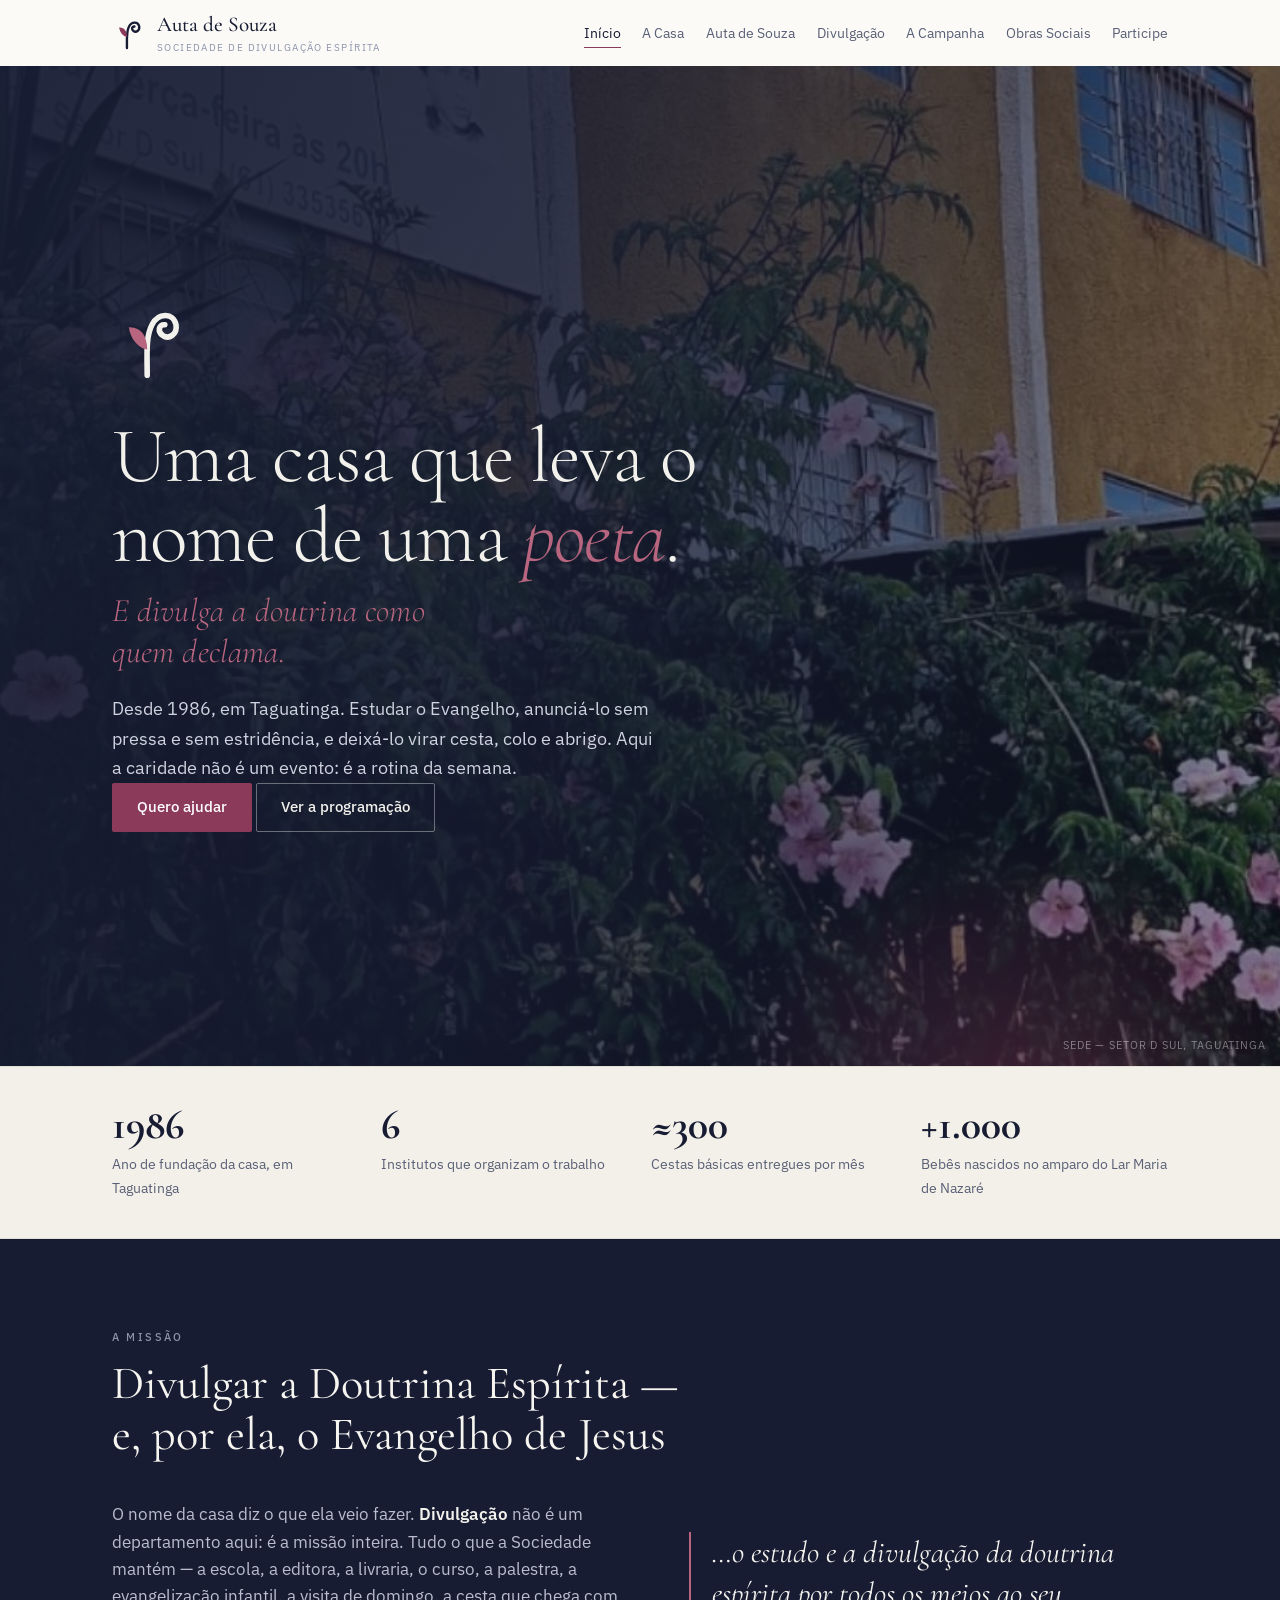
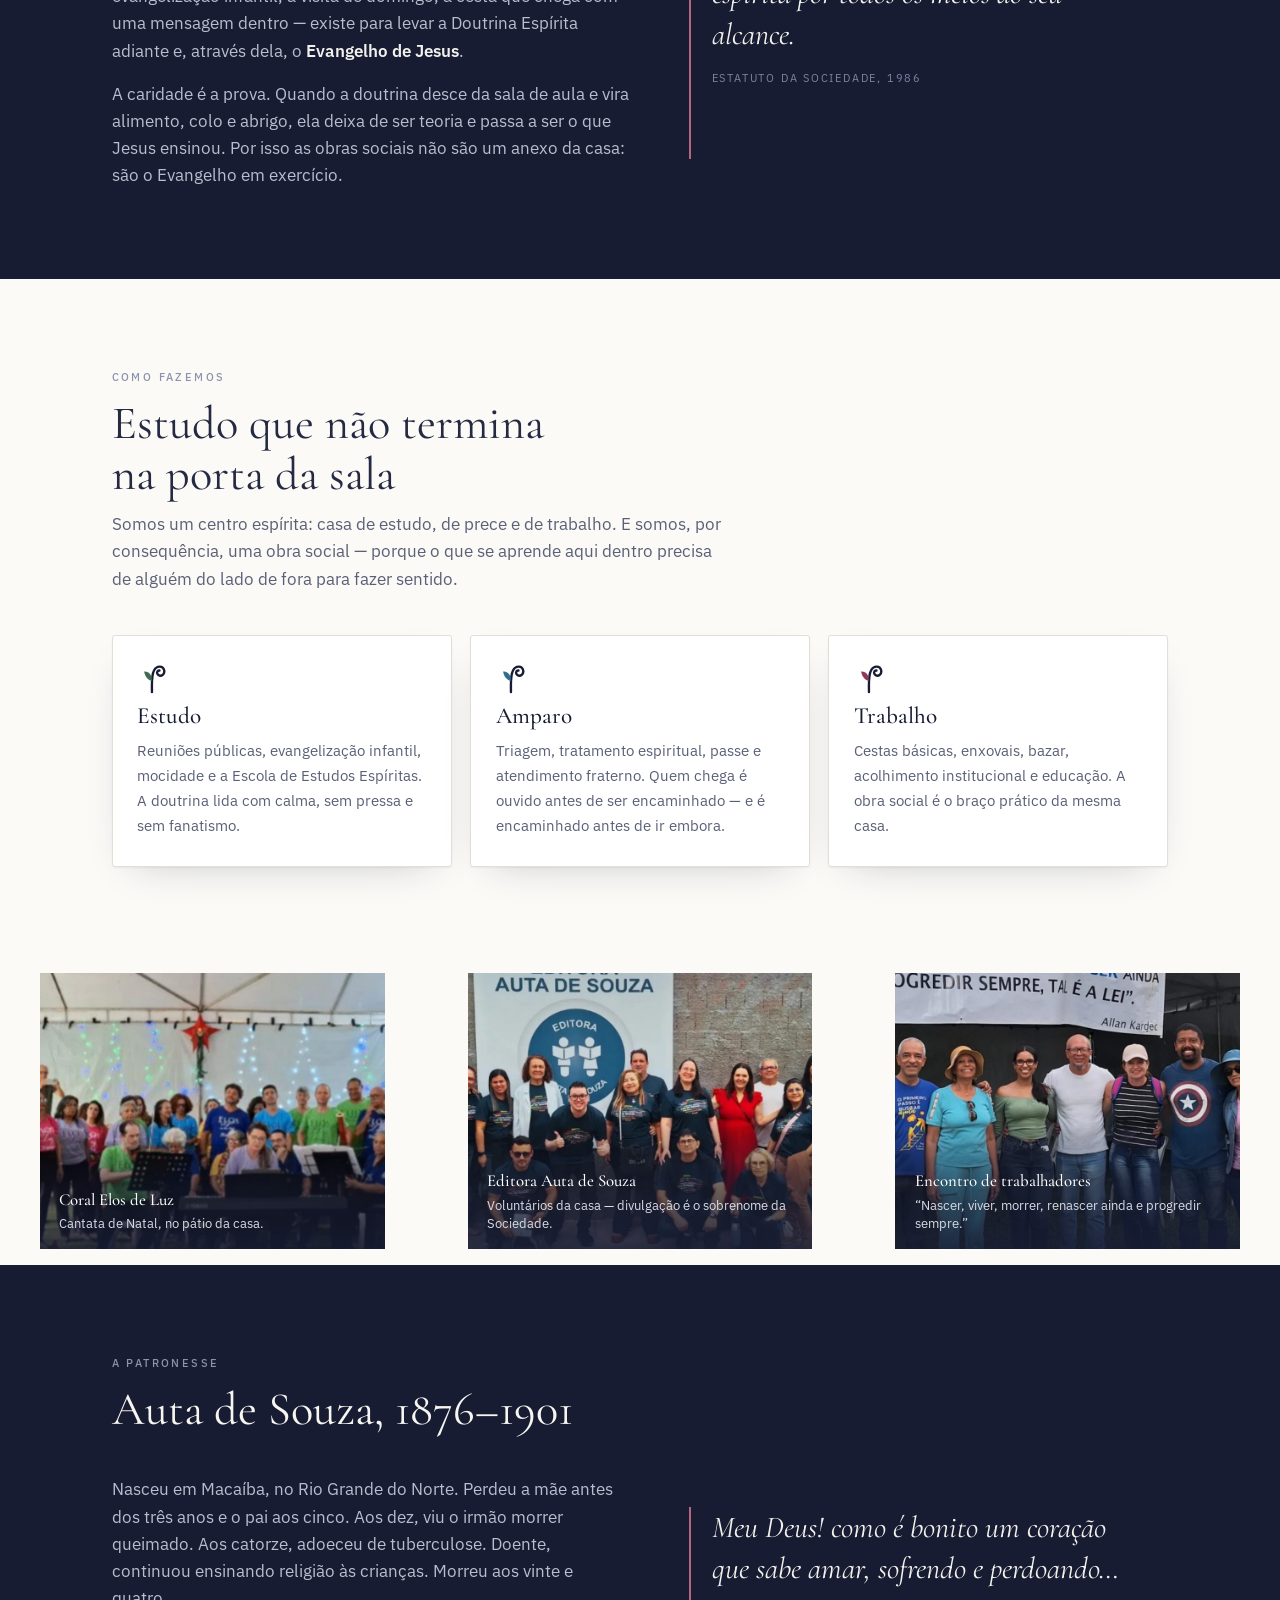
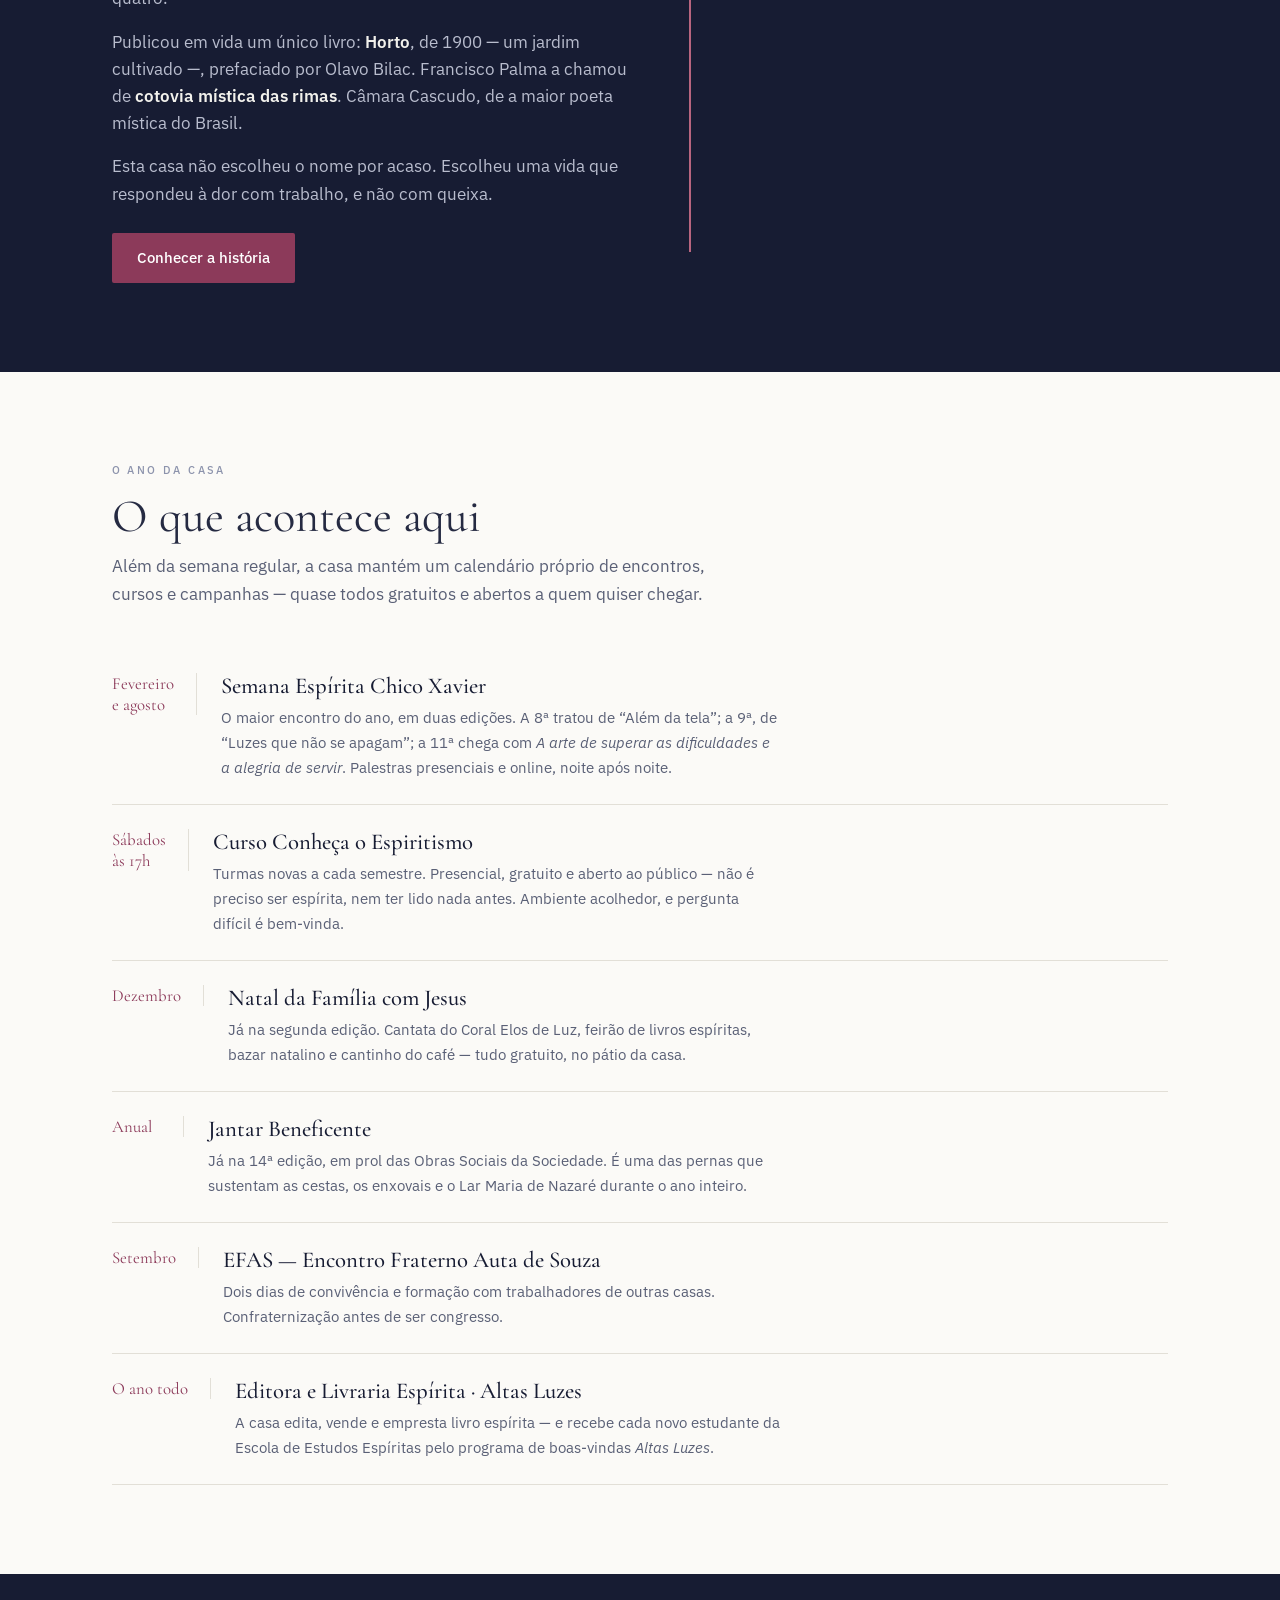
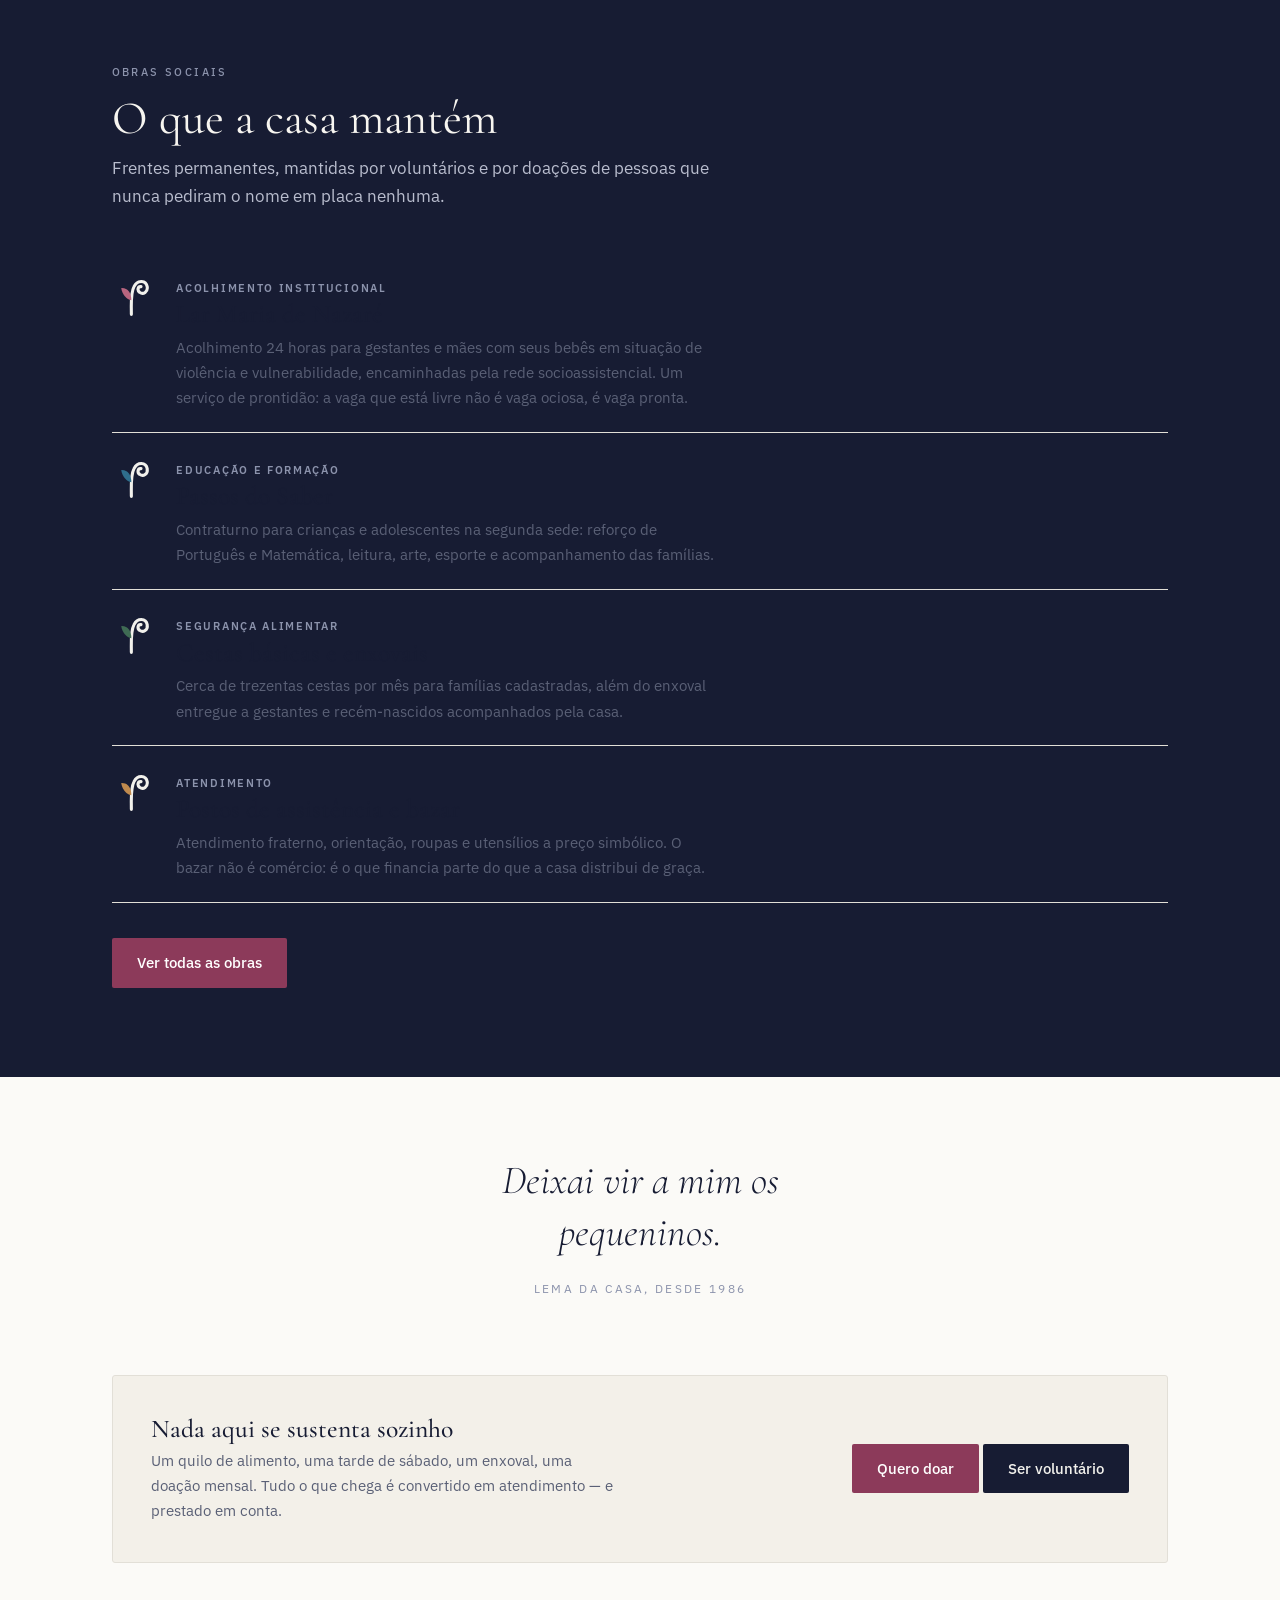
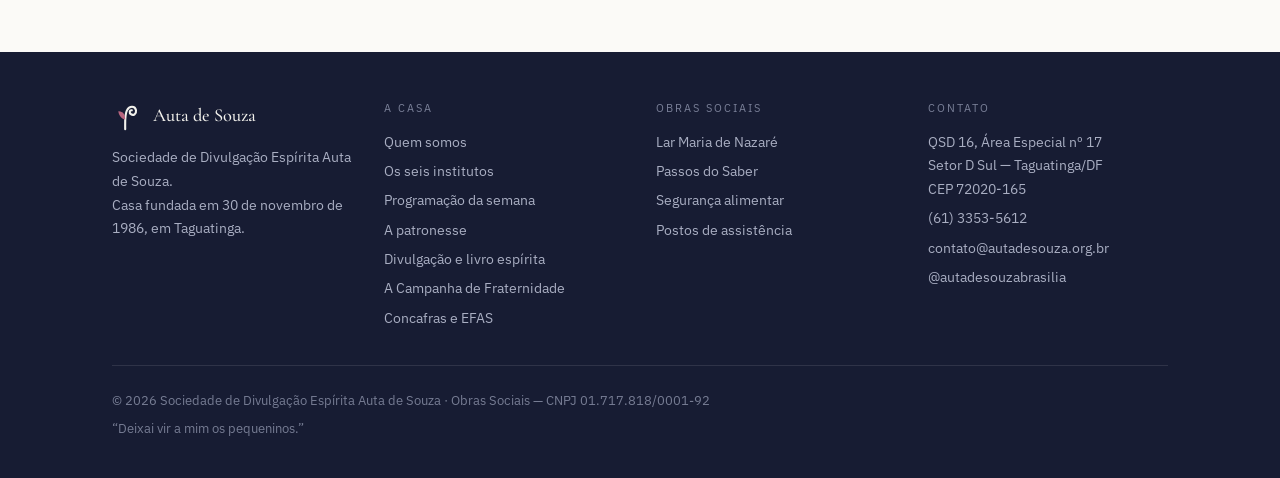
<file: index.html>
<!doctype html>
<html lang="pt-BR">
<head>
<meta charset="utf-8">
<meta name="viewport" content="width=device-width,initial-scale=1">
<title>Sociedade de Divulgação Espírita Auta de Souza — Taguatinga/DF</title>
<meta name="description" content="Casa espírita fundada em 1986 em Taguatinga/DF. Estudo do Evangelho, atendimento fraterno e obras sociais: Lar Maria de Nazaré, Passos do Saber, cestas básicas e enxovais.">
<meta name="theme-color" content="#171C33">
<meta property="og:title" content="Sociedade de Divulgação Espírita Auta de Souza — Taguatinga/DF">
<meta property="og:description" content="Casa espírita fundada em 1986 em Taguatinga/DF. Estudo do Evangelho, atendimento fraterno e obras sociais: Lar Maria de Nazaré, Passos do Saber, cestas básicas e enxovais.">
<meta property="og:type" content="website">
<link rel="icon" href="assets/img/marca_sociedade_dalia.svg" type="image/svg+xml">
<link rel="preconnect" href="https://fonts.googleapis.com">
<link rel="preconnect" href="https://fonts.gstatic.com" crossorigin>
<link rel="stylesheet" href="https://fonts.googleapis.com/css2?family=Cormorant+Garamond:ital,wght@0,300;0,400;0,500;0,600;1,300;1,400&family=IBM+Plex+Sans:ital,wght@0,300;0,400;0,500;0,600&display=swap">
<link rel="stylesheet" href="assets/css/style.css?v=6">
</head>
<body>
<a class="pular" href="#conteudo">Ir para o conteúdo</a>
<header id="hdr">
  <div class="wrap bar">
    <a class="brand" href="index.html">
      <svg class="" viewBox="0 0 100 100" aria-hidden="true"><path d="M44 94 C44 68 42 46 50 31 C58 15 77 16 80 31 C82 43 71 50 63 44 C57 40 58 30 66 31" stroke="#171C33" stroke-width="7" fill="none" stroke-linecap="round" stroke-linejoin="round"/><path d="M44 62 C33 60 23 49 21 34 C36 33 44 45 44 62 Z" fill="#8C3A5A"/></svg>
      <span class="bt"><b>Auta de Souza</b><span>Sociedade de Divulgação Espírita</span></span>
    </a>
    <button class="burger" id="burger" aria-label="Abrir menu" aria-controls="nav" aria-expanded="false"><i></i><i></i><i></i></button>
    <nav id="nav" aria-label="Principal">
      <ul>
        <li><a href="index.html" aria-current="page">Início</a></li>
        <li><a href="a-casa.html">A Casa</a></li>
        <li><a href="auta.html">Auta de Souza</a></li>
        <li><a href="divulgacao.html">Divulgação</a></li>
        <li><a href="campanha.html">A Campanha</a></li>
        <li><a href="obras-sociais.html">Obras Sociais</a></li>
        <li><a href="participe.html">Participe</a></li>
      </ul>
    </nav>
  </div>
</header>
<main id="conteudo">

<section class="hero-foto">
  <div class="bg"><img src="assets/img/sede-fachada.jpg" alt="Fachada da sede da Sociedade de Divulgação Espírita Auta de Souza, em Taguatinga"></div>
  <div class="wrap">
    <svg class="mark" viewBox="0 0 100 100" aria-hidden="true"><path d="M44 94 C44 68 42 46 50 31 C58 15 77 16 80 31 C82 43 71 50 63 44 C57 40 58 30 66 31" stroke="#F2F1EC" stroke-width="7" fill="none" stroke-linecap="round" stroke-linejoin="round"/><path d="M44 62 C33 60 23 49 21 34 C36 33 44 45 44 62 Z" fill="#B8657F"/></svg>
    <h1>Uma casa que leva o nome de uma <em>poeta</em>.</h1>
    <p class="declama">E divulga a doutrina como quem declama.</p>
    <p class="lead">Desde 1986, em Taguatinga. Estudar o Evangelho, anunciá-lo sem pressa e sem estridência,
       e deixá-lo virar cesta, colo e abrigo. Aqui a caridade não é um evento: é a rotina da semana.</p>
    <div class="acts">
      <a class="btn btn-d" href="participe.html">Quero ajudar</a>
      <a class="btn btn-g" href="a-casa.html#semana">Ver a programação</a>
    </div>
  </div>
  <span class="credito">Sede — Setor D Sul, Taguatinga</span>
</section>

<div class="faixa">
  <div class="wrap">
    <div class="num rv"><b>1986</b><span>Ano de fundação da casa, em Taguatinga</span></div>
    <div class="num rv"><b>6</b><span>Institutos que organizam o trabalho</span></div>
    <div class="num rv"><b>≈300</b><span>Cestas básicas entregues por mês</span></div>
    <div class="num rv"><b>+1.000</b><span>Bebês nascidos no amparo do Lar Maria de Nazaré</span></div>
  </div>
</div>

<section class="escuro">
  <div class="wrap">
    <div class="sec-head rv">
      <span class="eyebrow">A missão</span>
      <h2 class="serif">Divulgar a Doutrina Espírita — e, por ela, o Evangelho de Jesus</h2>
    </div>
    <div class="grid g2">
      <div class="prosa rv">
        <p>O nome da casa diz o que ela veio fazer. <strong>Divulgação</strong> não é um departamento aqui:
           é a missão inteira. Tudo o que a Sociedade mantém — a escola, a editora, a livraria, o curso, a palestra,
           a evangelização infantil, a visita de domingo, a cesta que chega com uma mensagem dentro — existe para
           levar a Doutrina Espírita adiante e, através dela, o <strong>Evangelho de Jesus</strong>.</p>
        <p>A caridade é a prova. Quando a doutrina desce da sala de aula e vira alimento, colo e abrigo,
           ela deixa de ser teoria e passa a ser o que Jesus ensinou. Por isso as obras sociais não são
           um anexo da casa: são o Evangelho em exercício.</p>
      </div>
      <blockquote class="verso rv">…o estudo e a divulgação da doutrina espírita por todos os meios ao seu alcance.
        <small>Estatuto da Sociedade, 1986</small></blockquote>
    </div>
  </div>
</section>

<section>
  <div class="wrap">
    <div class="sec-head rv">
      <span class="eyebrow">Como fazemos</span>
      <h2 class="serif">Estudo que não termina na porta da sala</h2>
      <p>Somos um centro espírita: casa de estudo, de prece e de trabalho. E somos, por consequência,
         uma obra social — porque o que se aprende aqui dentro precisa de alguém do lado de fora para fazer sentido.</p>
    </div>
    <div class="grid g3">
      <article class="card rv">
        <svg class="" viewBox="0 0 100 100" aria-hidden="true"><path d="M44 94 C44 68 42 46 50 31 C58 15 77 16 80 31 C82 43 71 50 63 44 C57 40 58 30 66 31" stroke="#171C33" stroke-width="7" fill="none" stroke-linecap="round" stroke-linejoin="round"/><path d="M44 62 C33 60 23 49 21 34 C36 33 44 45 44 62 Z" fill="#3F6B54"/></svg>
        <h3>Estudo</h3>
        <p>Reuniões públicas, evangelização infantil, mocidade e a Escola de Estudos Espíritas.
           A doutrina lida com calma, sem pressa e sem fanatismo.</p>
      </article>
      <article class="card rv">
        <svg class="" viewBox="0 0 100 100" aria-hidden="true"><path d="M44 94 C44 68 42 46 50 31 C58 15 77 16 80 31 C82 43 71 50 63 44 C57 40 58 30 66 31" stroke="#171C33" stroke-width="7" fill="none" stroke-linecap="round" stroke-linejoin="round"/><path d="M44 62 C33 60 23 49 21 34 C36 33 44 45 44 62 Z" fill="#2F6E8C"/></svg>
        <h3>Amparo</h3>
        <p>Triagem, tratamento espiritual, passe e atendimento fraterno. Quem chega é ouvido antes
           de ser encaminhado — e é encaminhado antes de ir embora.</p>
      </article>
      <article class="card rv">
        <svg class="" viewBox="0 0 100 100" aria-hidden="true"><path d="M44 94 C44 68 42 46 50 31 C58 15 77 16 80 31 C82 43 71 50 63 44 C57 40 58 30 66 31" stroke="#171C33" stroke-width="7" fill="none" stroke-linecap="round" stroke-linejoin="round"/><path d="M44 62 C33 60 23 49 21 34 C36 33 44 45 44 62 Z" fill="#8C3A5A"/></svg>
        <h3>Trabalho</h3>
        <p>Cestas básicas, enxovais, bazar, acolhimento institucional e educação. A obra social é o
           braço prático da mesma casa.</p>
      </article>
    </div>
  </div>
</section>

<div class="tira rv">
  <figure class="foto"><img src="assets/img/coral-elos-de-luz.jpg" alt="Coral Elos de Luz" loading="lazy"><figcaption><b>Coral Elos de Luz</b>Cantata de Natal, no pátio da casa.</figcaption></figure>
  <figure class="foto"><img src="assets/img/equipe-editora.jpg" alt="Editora Auta de Souza" loading="lazy"><figcaption><b>Editora Auta de Souza</b>Voluntários da casa — divulgação é o sobrenome da Sociedade.</figcaption></figure>
  <figure class="foto"><img src="assets/img/voluntarios-encontro.jpg" alt="Encontro de trabalhadores" loading="lazy"><figcaption><b>Encontro de trabalhadores</b>“Nascer, viver, morrer, renascer ainda e progredir sempre.”</figcaption></figure>
</div>

<section class="escuro">
  <div class="wrap">
    <div class="sec-head rv">
      <span class="eyebrow">A patronesse</span>
      <h2 class="serif">Auta de Souza, 1876–1901</h2>
    </div>
    <div class="grid g2">
      <div class="prosa rv">
        <p>Nasceu em Macaíba, no Rio Grande do Norte. Perdeu a mãe antes dos três anos e o pai aos cinco.
           Aos dez, viu o irmão morrer queimado. Aos catorze, adoeceu de tuberculose. Doente, continuou
           ensinando religião às crianças. Morreu aos vinte e quatro.</p>
        <p>Publicou em vida um único livro: <strong>Horto</strong>, de 1900 — um jardim cultivado —,
           prefaciado por Olavo Bilac. Francisco Palma a chamou de <strong>cotovia mística das rimas</strong>.
           Câmara Cascudo, de a maior poeta mística do Brasil.</p>
        <p>Esta casa não escolheu o nome por acaso. Escolheu uma vida que respondeu à dor com trabalho,
           e não com queixa.</p>
        <p><a class="btn btn-d" href="auta.html" style="margin-top:.6rem">Conhecer a história</a></p>
      </div>
      <blockquote class="verso rv">Meu Deus! como é bonito um coração<br>que sabe amar, sofrendo e perdoando…</blockquote>
    </div>
  </div>
</section>

<section>
  <div class="wrap">
    <div class="sec-head rv">
      <span class="eyebrow">O ano da casa</span>
      <h2 class="serif">O que acontece aqui</h2>
      <p>Além da semana regular, a casa mantém um calendário próprio de encontros, cursos e campanhas —
         quase todos gratuitos e abertos a quem quiser chegar.</p>
    </div>

    <div class="evento rv">
      <div class="quando">Fevereiro<br>e agosto</div>
      <div>
        <h3>Semana Espírita Chico Xavier</h3>
        <p>O maior encontro do ano, em duas edições. A 8ª tratou de “Além da tela”; a 9ª, de
           “Luzes que não se apagam”; a 11ª chega com <em>A arte de superar as dificuldades e a alegria de servir</em>.
           Palestras presenciais e online, noite após noite.</p>
      </div>
    </div>

    <div class="evento rv">
      <div class="quando">Sábados<br>às 17h</div>
      <div>
        <h3>Curso Conheça o Espiritismo</h3>
        <p>Turmas novas a cada semestre. Presencial, gratuito e aberto ao público — não é preciso ser espírita,
           nem ter lido nada antes. Ambiente acolhedor, e pergunta difícil é bem-vinda.</p>
      </div>
    </div>

    <div class="evento rv">
      <div class="quando">Dezembro</div>
      <div>
        <h3>Natal da Família com Jesus</h3>
        <p>Já na segunda edição. Cantata do Coral Elos de Luz, feirão de livros espíritas, bazar natalino
           e cantinho do café — tudo gratuito, no pátio da casa.</p>
      </div>
    </div>

    <div class="evento rv">
      <div class="quando">Anual</div>
      <div>
        <h3>Jantar Beneficente</h3>
        <p>Já na 14ª edição, em prol das Obras Sociais da Sociedade. É uma das pernas que sustentam
           as cestas, os enxovais e o Lar Maria de Nazaré durante o ano inteiro.</p>
      </div>
    </div>

    <div class="evento rv">
      <div class="quando">Setembro</div>
      <div>
        <h3>EFAS — Encontro Fraterno Auta de Souza</h3>
        <p>Dois dias de convivência e formação com trabalhadores de outras casas. Confraternização
           antes de ser congresso.</p>
      </div>
    </div>

    <div class="evento rv">
      <div class="quando">O ano todo</div>
      <div>
        <h3>Editora e Livraria Espírita · Altas Luzes</h3>
        <p>A casa edita, vende e empresta livro espírita — e recebe cada novo estudante da Escola de
           Estudos Espíritas pelo programa de boas-vindas <em>Altas Luzes</em>.</p>
      </div>
    </div>
  </div>
</section>

<section class="escuro">
  <div class="wrap">
    <div class="sec-head rv">
      <span class="eyebrow">Obras sociais</span>
      <h2 class="serif">O que a casa mantém</h2>
      <p>Frentes permanentes, mantidas por voluntários e por doações de pessoas que nunca pediram o nome
         em placa nenhuma.</p>
    </div>

    <div class="obra rv">
      <svg class="" viewBox="0 0 100 100" aria-hidden="true"><path d="M44 94 C44 68 42 46 50 31 C58 15 77 16 80 31 C82 43 71 50 63 44 C57 40 58 30 66 31" stroke="#F2F1EC" stroke-width="7" fill="none" stroke-linecap="round" stroke-linejoin="round"/><path d="M44 62 C33 60 23 49 21 34 C36 33 44 45 44 62 Z" fill="#B8657F"/></svg>
      <div>
        <span class="tag">Acolhimento institucional</span>
        <h3>Lar Maria de Nazaré</h3>
        <p>Acolhimento 24 horas para gestantes e mães com seus bebês em situação de violência e
           vulnerabilidade, encaminhadas pela rede socioassistencial. Um serviço de prontidão: a vaga que
           está livre não é vaga ociosa, é vaga pronta.</p>
      </div>
    </div>

    <div class="obra rv">
      <svg class="" viewBox="0 0 100 100" aria-hidden="true"><path d="M44 94 C44 68 42 46 50 31 C58 15 77 16 80 31 C82 43 71 50 63 44 C57 40 58 30 66 31" stroke="#F2F1EC" stroke-width="7" fill="none" stroke-linecap="round" stroke-linejoin="round"/><path d="M44 62 C33 60 23 49 21 34 C36 33 44 45 44 62 Z" fill="#2F6E8C"/></svg>
      <div>
        <span class="tag">Educação e formação</span>
        <h3>Passos do Saber</h3>
        <p>Contraturno para crianças e adolescentes na segunda sede: reforço de Português e Matemática,
           leitura, arte, esporte e acompanhamento das famílias.</p>
      </div>
    </div>

    <div class="obra rv">
      <svg class="" viewBox="0 0 100 100" aria-hidden="true"><path d="M44 94 C44 68 42 46 50 31 C58 15 77 16 80 31 C82 43 71 50 63 44 C57 40 58 30 66 31" stroke="#F2F1EC" stroke-width="7" fill="none" stroke-linecap="round" stroke-linejoin="round"/><path d="M44 62 C33 60 23 49 21 34 C36 33 44 45 44 62 Z" fill="#3F6B54"/></svg>
      <div>
        <span class="tag">Segurança alimentar</span>
        <h3>Cestas básicas e enxovais</h3>
        <p>Cerca de trezentas cestas por mês para famílias cadastradas, além do enxoval entregue a
           gestantes e recém-nascidos acompanhados pela casa.</p>
      </div>
    </div>

    <div class="obra rv">
      <svg class="" viewBox="0 0 100 100" aria-hidden="true"><path d="M44 94 C44 68 42 46 50 31 C58 15 77 16 80 31 C82 43 71 50 63 44 C57 40 58 30 66 31" stroke="#F2F1EC" stroke-width="7" fill="none" stroke-linecap="round" stroke-linejoin="round"/><path d="M44 62 C33 60 23 49 21 34 C36 33 44 45 44 62 Z" fill="#C08A4E"/></svg>
      <div>
        <span class="tag">Atendimento</span>
        <h3>Postos de assistência e bazar</h3>
        <p>Atendimento fraterno, orientação, roupas e utensílios a preço simbólico. O bazar não é comércio:
           é o que financia parte do que a casa distribui de graça.</p>
      </div>
    </div>

    <p style="margin-top:2.2rem" class="rv"><a class="btn btn-d" href="obras-sociais.html">Ver todas as obras</a></p>
  </div>
</section>

<section class="citacao">
  <div class="wrap rv">
    <blockquote>Deixai vir a mim os pequeninos.</blockquote>
    <cite>Lema da casa, desde 1986</cite>
  </div>
</section>

<section style="padding-top:0">
  <div class="wrap">
    <div class="cta-box rv">
      <div>
        <h3>Nada aqui se sustenta sozinho</h3>
        <p>Um quilo de alimento, uma tarde de sábado, um enxoval, uma doação mensal. Tudo o que chega é
           convertido em atendimento — e prestado em conta.</p>
      </div>
      <div class="acts" style="margin:0">
        <a class="btn btn-d" href="participe.html">Quero doar</a>
        <a class="btn btn-n" href="participe.html#voluntario">Ser voluntário</a>
      </div>
    </div>
  </div>
</section>
</main>
<footer>
  <div class="wrap">
    <div class="cols">
      <div>
        <div class="fbrand"><svg class="" viewBox="0 0 100 100" aria-hidden="true"><path d="M44 94 C44 68 42 46 50 31 C58 15 77 16 80 31 C82 43 71 50 63 44 C57 40 58 30 66 31" stroke="#F2F1EC" stroke-width="7" fill="none" stroke-linecap="round" stroke-linejoin="round"/><path d="M44 62 C33 60 23 49 21 34 C36 33 44 45 44 62 Z" fill="#B8657F"/></svg><b>Auta de Souza</b></div>
        <p>Sociedade de Divulgação Espírita Auta de Souza.<br>Casa fundada em 30 de novembro de 1986, em Taguatinga.</p>
      </div>
      <div>
        <h4>A Casa</h4>
        <ul>
          <li><a href="a-casa.html">Quem somos</a></li>
          <li><a href="a-casa.html#institutos">Os seis institutos</a></li>
          <li><a href="a-casa.html#semana">Programação da semana</a></li>
          <li><a href="auta.html">A patronesse</a></li>
          <li><a href="divulgacao.html">Divulgação e livro espírita</a></li>
          <li><a href="campanha.html">A Campanha de Fraternidade</a></li>
          <li><a href="concafras.html">Concafras e EFAS</a></li>
        </ul>
      </div>
      <div>
        <h4>Obras Sociais</h4>
        <ul>
          <li><a href="obras-sociais.html#lar">Lar Maria de Nazaré</a></li>
          <li><a href="obras-sociais.html#passos">Passos do Saber</a></li>
          <li><a href="obras-sociais.html#alimentar">Segurança alimentar</a></li>
          <li><a href="obras-sociais.html#assistencia">Postos de assistência</a></li>
        </ul>
      </div>
      <div>
        <h4>Contato</h4>
        <ul>
          <li>QSD 16, Área Especial nº 17<br>Setor D Sul — Taguatinga/DF<br>CEP 72020-165</li>
          <li><a href="tel:+556133535612">(61) 3353-5612</a></li>
          <li><a href="mailto:contato@autadesouza.org.br">contato@autadesouza.org.br</a></li>
          <li><a href="https://www.instagram.com/autadesouzabrasilia/" rel="noopener">@autadesouzabrasilia</a></li>
        </ul>
      </div>
    </div>
    <div class="fim">
      <p>© 2026 Sociedade de Divulgação Espírita Auta de Souza · Obras Sociais — CNPJ 01.717.818/0001-92</p>
      <p style="margin-top:.4rem">“Deixai vir a mim os pequeninos.”</p>
    </div>
  </div>
</footer>
<script src="assets/js/main.js?v=6"></script>
</body>
</html>
</file>
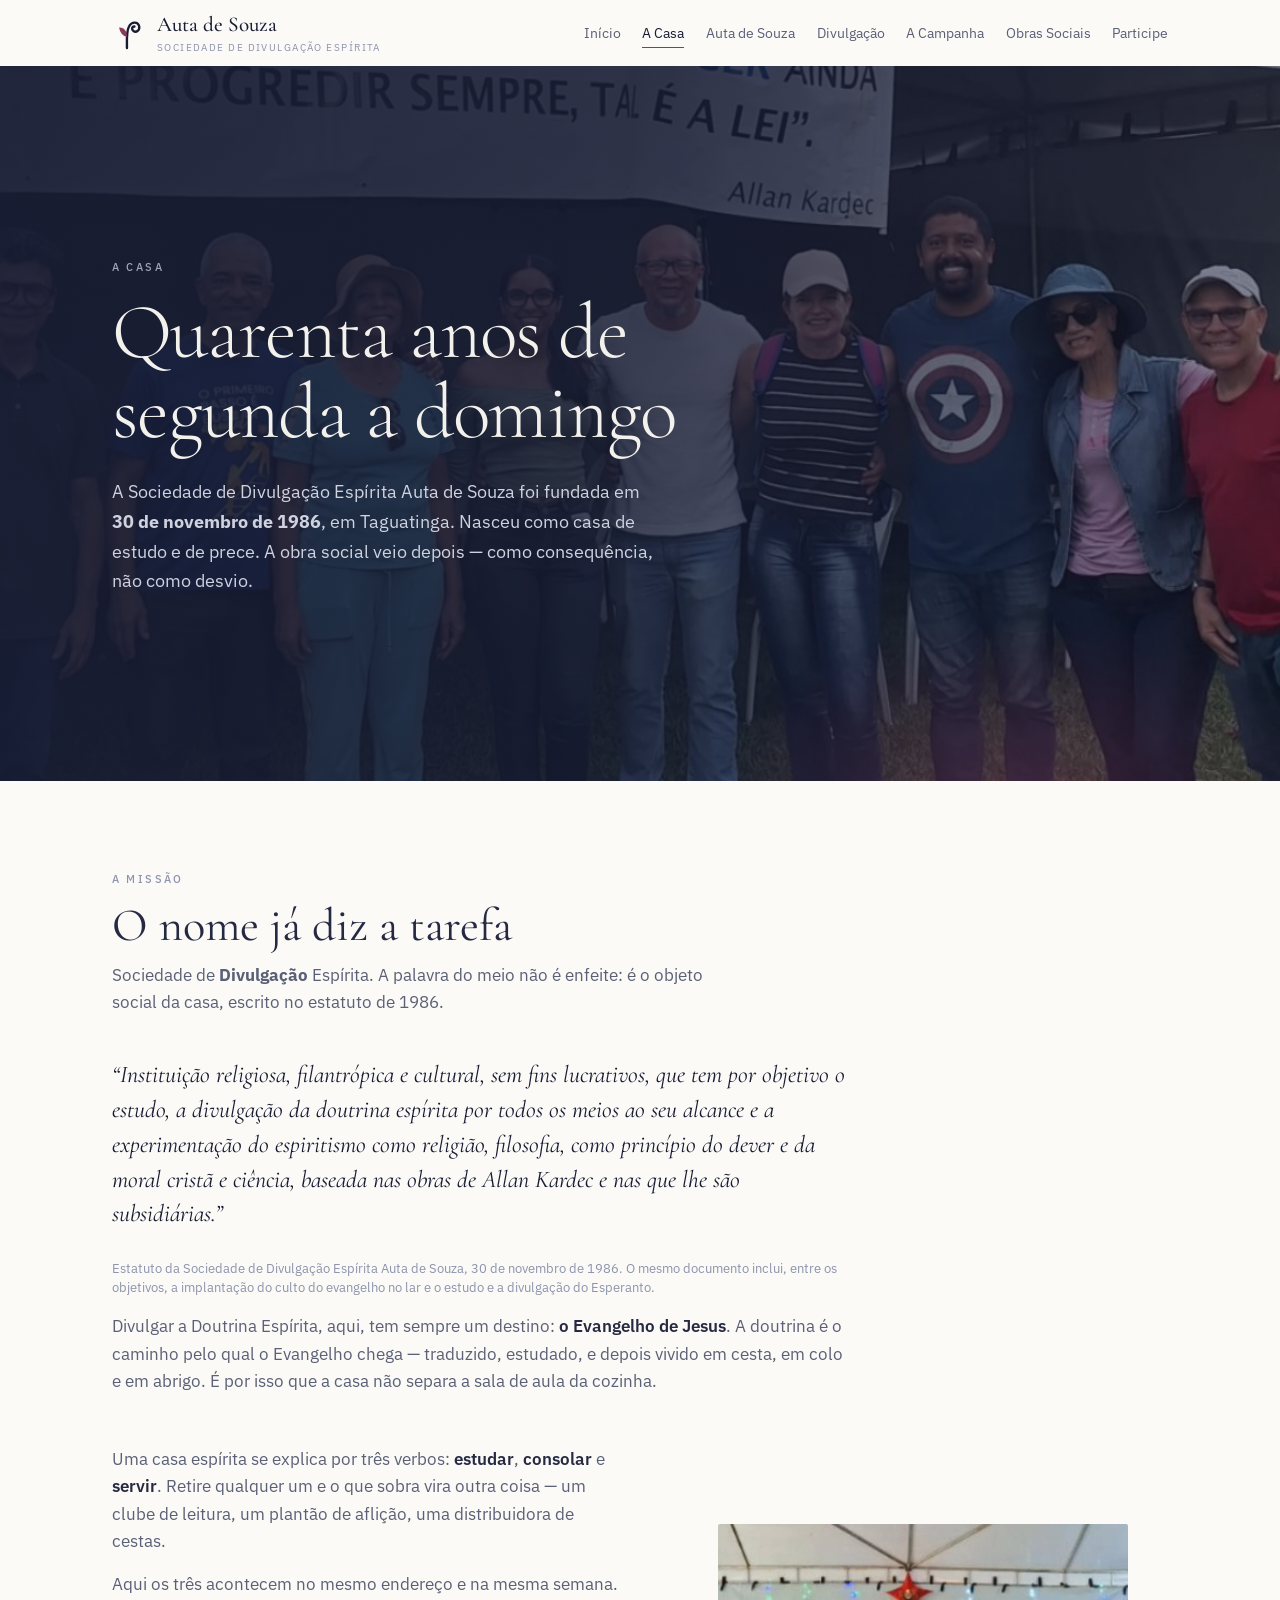
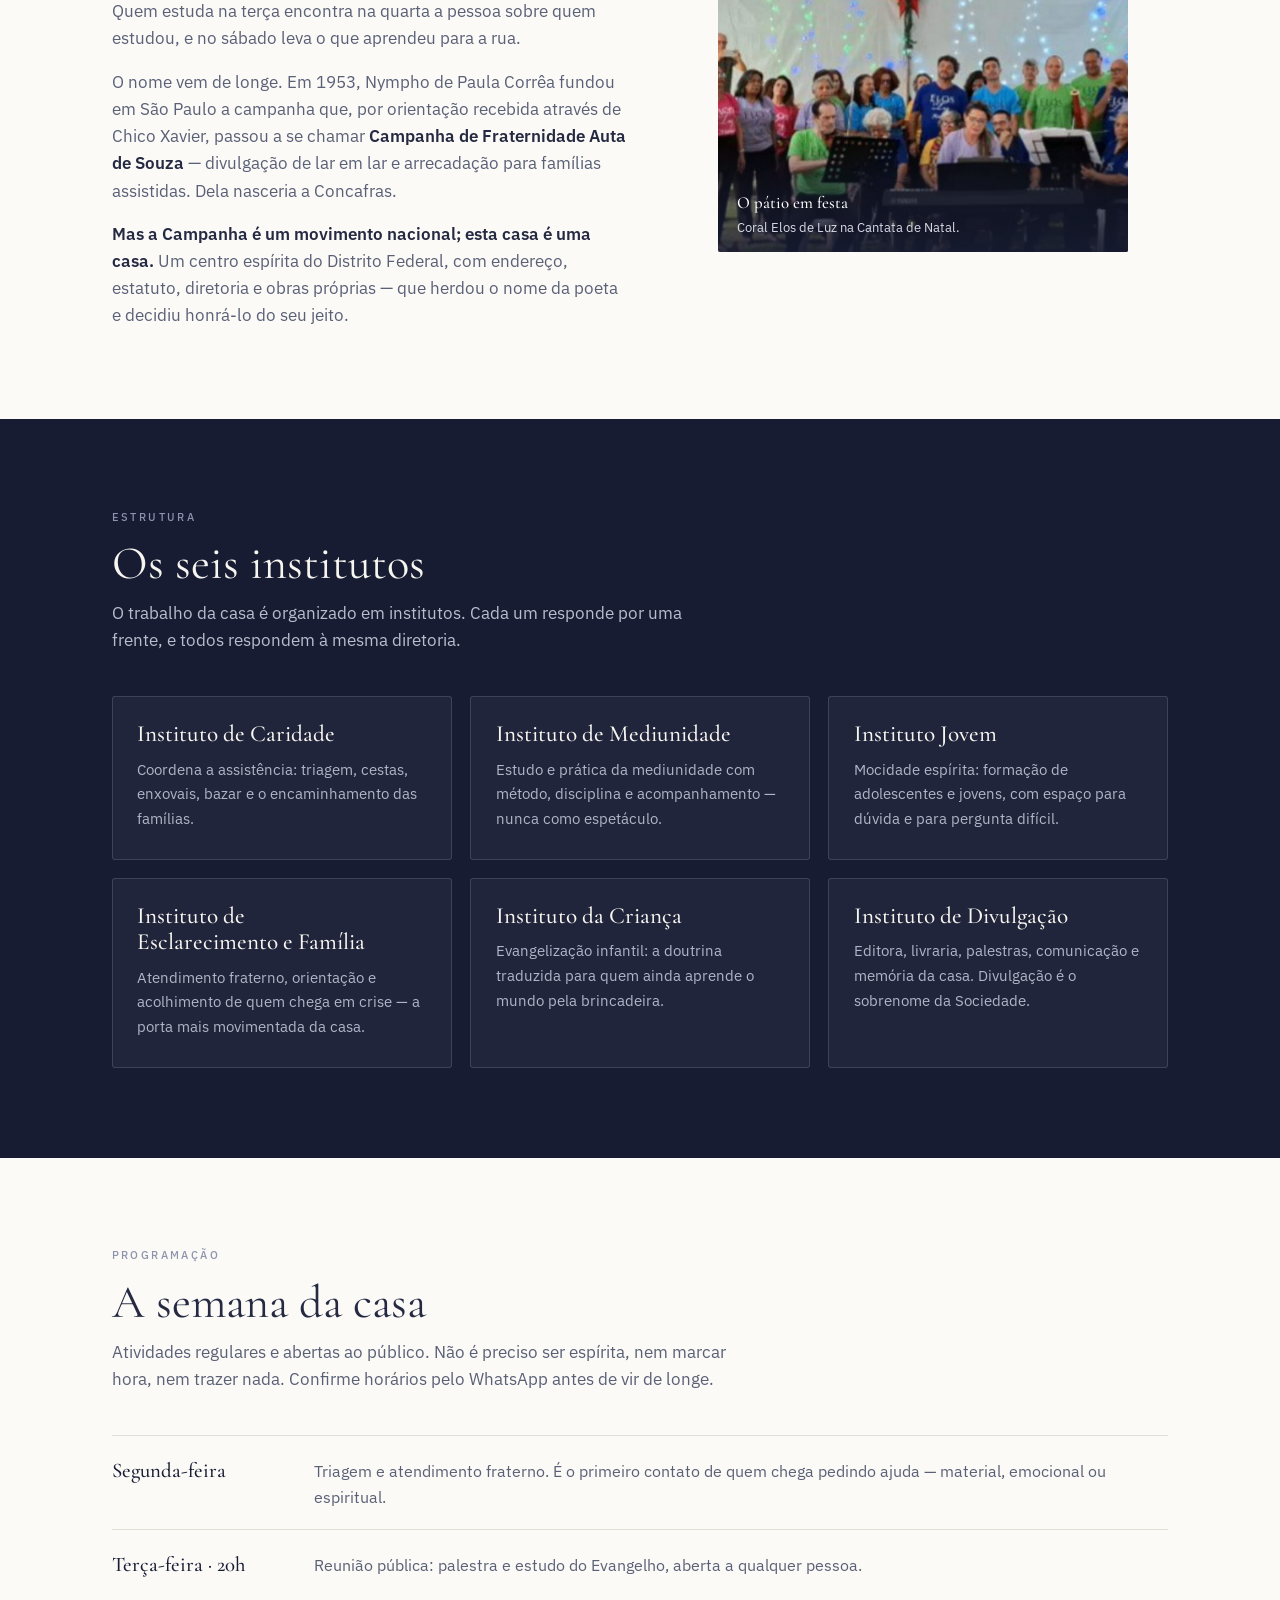
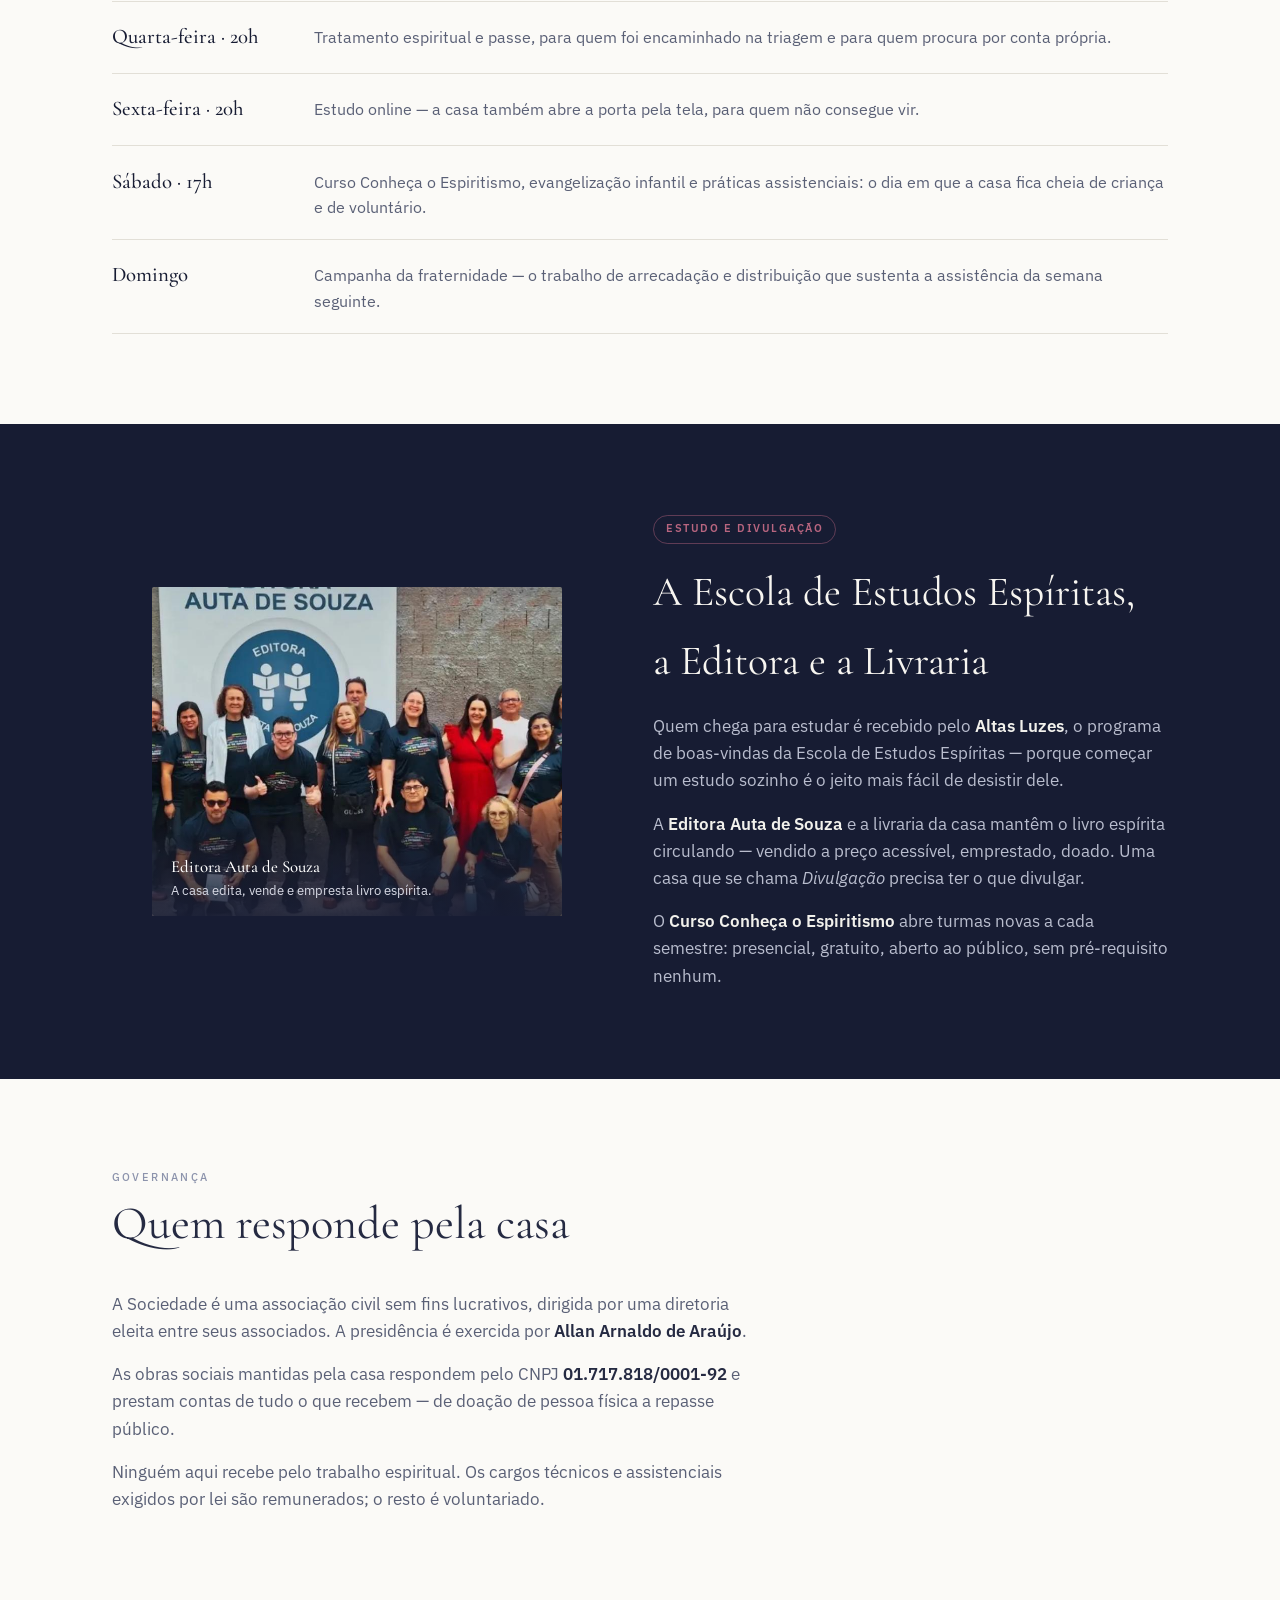
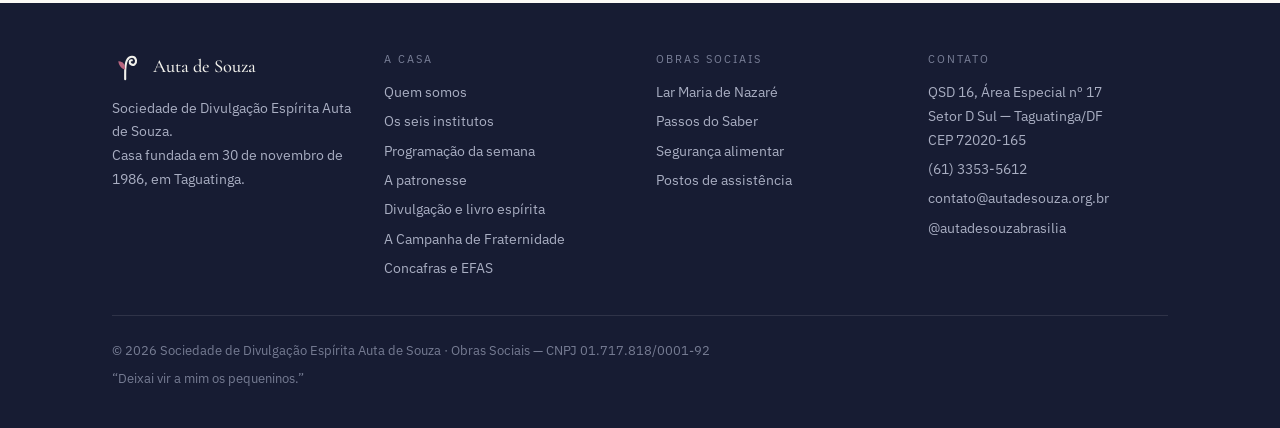
<file: a-casa.html>
<!doctype html>
<html lang="pt-BR">
<head>
<meta charset="utf-8">
<meta name="viewport" content="width=device-width,initial-scale=1">
<title>A Casa — Sociedade de Divulgação Espírita Auta de Souza</title>
<meta name="description" content="Fundada em 30 de novembro de 1986 em Taguatinga/DF. Os seis institutos, a programação semanal, a Escola de Estudos Espíritas e a governança da casa.">
<meta name="theme-color" content="#171C33">
<meta property="og:title" content="A Casa — Sociedade de Divulgação Espírita Auta de Souza">
<meta property="og:description" content="Fundada em 30 de novembro de 1986 em Taguatinga/DF. Os seis institutos, a programação semanal, a Escola de Estudos Espíritas e a governança da casa.">
<meta property="og:type" content="website">
<link rel="icon" href="assets/img/marca_sociedade_dalia.svg" type="image/svg+xml">
<link rel="preconnect" href="https://fonts.googleapis.com">
<link rel="preconnect" href="https://fonts.gstatic.com" crossorigin>
<link rel="stylesheet" href="https://fonts.googleapis.com/css2?family=Cormorant+Garamond:ital,wght@0,300;0,400;0,500;0,600;1,300;1,400&family=IBM+Plex+Sans:ital,wght@0,300;0,400;0,500;0,600&display=swap">
<link rel="stylesheet" href="assets/css/style.css?v=6">
</head>
<body>
<a class="pular" href="#conteudo">Ir para o conteúdo</a>
<header id="hdr">
  <div class="wrap bar">
    <a class="brand" href="index.html">
      <svg class="" viewBox="0 0 100 100" aria-hidden="true"><path d="M44 94 C44 68 42 46 50 31 C58 15 77 16 80 31 C82 43 71 50 63 44 C57 40 58 30 66 31" stroke="#171C33" stroke-width="7" fill="none" stroke-linecap="round" stroke-linejoin="round"/><path d="M44 62 C33 60 23 49 21 34 C36 33 44 45 44 62 Z" fill="#8C3A5A"/></svg>
      <span class="bt"><b>Auta de Souza</b><span>Sociedade de Divulgação Espírita</span></span>
    </a>
    <button class="burger" id="burger" aria-label="Abrir menu" aria-controls="nav" aria-expanded="false"><i></i><i></i><i></i></button>
    <nav id="nav" aria-label="Principal">
      <ul>
        <li><a href="index.html">Início</a></li>
        <li><a href="a-casa.html" aria-current="page">A Casa</a></li>
        <li><a href="auta.html">Auta de Souza</a></li>
        <li><a href="divulgacao.html">Divulgação</a></li>
        <li><a href="campanha.html">A Campanha</a></li>
        <li><a href="obras-sociais.html">Obras Sociais</a></li>
        <li><a href="participe.html">Participe</a></li>
      </ul>
    </nav>
  </div>
</header>
<main id="conteudo">

<section class="hero-foto" style="--h:1">
  <div class="bg"><img src="assets/img/voluntarios-encontro.jpg" alt="Trabalhadores da casa reunidos em encontro"></div>
  <div class="wrap" style="padding-block:clamp(3.4rem,8vw,6rem)">
    <span class="eyebrow" style="color:#9FA5BC">A Casa</span>
    <h1 style="margin-top:.9rem">Quarenta anos de segunda a domingo</h1>
    <p class="lead">A Sociedade de Divulgação Espírita Auta de Souza foi fundada em <strong>30 de novembro de 1986</strong>,
       em Taguatinga. Nasceu como casa de estudo e de prece. A obra social veio depois — como consequência,
       não como desvio.</p>
  </div>
</section>

<section>
  <div class="wrap">
    <div class="sec-head rv">
      <span class="eyebrow">A missão</span>
      <h2 class="serif">O nome já diz a tarefa</h2>
      <p>Sociedade de <strong>Divulgação</strong> Espírita. A palavra do meio não é enfeite: é o objeto
         social da casa, escrito no estatuto de 1986.</p>
    </div>
    <div class="prosa rv" style="max-width:74ch;margin-bottom:clamp(2rem,4vw,3.2rem)">
      <p style="font-family:var(--serif);font-size:clamp(1.15rem,2vw,1.5rem);line-height:1.45;color:var(--noite);font-style:italic">
        “Instituição religiosa, filantrópica e cultural, sem fins lucrativos, que tem por objetivo o estudo,
        a divulgação da doutrina espírita por todos os meios ao seu alcance e a experimentação do espiritismo
        como religião, filosofia, como princípio do dever e da moral cristã e ciência, baseada nas obras de
        Allan Kardec e nas que lhe são subsidiárias.”</p>
      <p class="legenda">Estatuto da Sociedade de Divulgação Espírita Auta de Souza, 30 de novembro de 1986.
        O mesmo documento inclui, entre os objetivos, a implantação do culto do evangelho no lar e o estudo
        e a divulgação do Esperanto.</p>
      <p>Divulgar a Doutrina Espírita, aqui, tem sempre um destino: <strong>o Evangelho de Jesus</strong>.
         A doutrina é o caminho pelo qual o Evangelho chega — traduzido, estudado, e depois vivido em cesta,
         em colo e em abrigo. É por isso que a casa não separa a sala de aula da cozinha.</p>
    </div>
    <div class="duo">
      <div class="prosa rv">
        <p>Uma casa espírita se explica por três verbos: <strong>estudar</strong>, <strong>consolar</strong>
           e <strong>servir</strong>. Retire qualquer um e o que sobra vira outra coisa — um clube de leitura,
           um plantão de aflição, uma distribuidora de cestas.</p>
        <p>Aqui os três acontecem no mesmo endereço e na mesma semana. Quem estuda na terça encontra na
           quarta a pessoa sobre quem estudou, e no sábado leva o que aprendeu para a rua.</p>
        <p>O nome vem de longe. Em 1953, Nympho de Paula Corrêa fundou em São Paulo a campanha que,
           por orientação recebida através de Chico Xavier, passou a se chamar
           <strong>Campanha de Fraternidade Auta de Souza</strong> — divulgação de lar em lar e arrecadação
           para famílias assistidas. Dela nasceria a Concafras.</p>
        <p><strong>Mas a Campanha é um movimento nacional; esta casa é uma casa.</strong> Um centro espírita
           do Distrito Federal, com endereço, estatuto, diretoria e obras próprias — que herdou o nome da
           poeta e decidiu honrá-lo do seu jeito.</p>
      </div>
      <figure class="foto rv"><img src="assets/img/coral-elos-de-luz.jpg" alt="O pátio em festa" loading="lazy"><figcaption><b>O pátio em festa</b>Coral Elos de Luz na Cantata de Natal.</figcaption></figure>
    </div>
  </div>
</section>

<section id="institutos" class="escuro">
  <div class="wrap">
    <div class="sec-head rv">
      <span class="eyebrow">Estrutura</span>
      <h2 class="serif">Os seis institutos</h2>
      <p>O trabalho da casa é organizado em institutos. Cada um responde por uma frente,
         e todos respondem à mesma diretoria.</p>
    </div>
    <div class="grid g3">
      <article class="card esc rv"><h3>Instituto de Caridade</h3><p>Coordena a assistência: triagem, cestas, enxovais, bazar e o encaminhamento das famílias.</p></article>
      <article class="card esc rv"><h3>Instituto de Mediunidade</h3><p>Estudo e prática da mediunidade com método, disciplina e acompanhamento — nunca como espetáculo.</p></article>
      <article class="card esc rv"><h3>Instituto Jovem</h3><p>Mocidade espírita: formação de adolescentes e jovens, com espaço para dúvida e para pergunta difícil.</p></article>
      <article class="card esc rv"><h3>Instituto de Esclarecimento e Família</h3><p>Atendimento fraterno, orientação e acolhimento de quem chega em crise — a porta mais movimentada da casa.</p></article>
      <article class="card esc rv"><h3>Instituto da Criança</h3><p>Evangelização infantil: a doutrina traduzida para quem ainda aprende o mundo pela brincadeira.</p></article>
      <article class="card esc rv"><h3>Instituto de Divulgação</h3><p>Editora, livraria, palestras, comunicação e memória da casa. Divulgação é o sobrenome da Sociedade.</p></article>
    </div>
  </div>
</section>

<section id="semana">
  <div class="wrap">
    <div class="sec-head rv">
      <span class="eyebrow">Programação</span>
      <h2 class="serif">A semana da casa</h2>
      <p>Atividades regulares e abertas ao público. Não é preciso ser espírita, nem marcar hora,
         nem trazer nada. Confirme horários pelo WhatsApp antes de vir de longe.</p>
    </div>
    <div class="semana rv">
      <div class="dia"><b>Segunda-feira</b><p>Triagem e atendimento fraterno. É o primeiro contato de quem chega pedindo ajuda — material, emocional ou espiritual.</p></div>
      <div class="dia"><b>Terça-feira · 20h</b><p>Reunião pública: palestra e estudo do Evangelho, aberta a qualquer pessoa.</p></div>
      <div class="dia"><b>Quarta-feira · 20h</b><p>Tratamento espiritual e passe, para quem foi encaminhado na triagem e para quem procura por conta própria.</p></div>
      <div class="dia"><b>Sexta-feira · 20h</b><p>Estudo online — a casa também abre a porta pela tela, para quem não consegue vir.</p></div>
      <div class="dia"><b>Sábado · 17h</b><p>Curso Conheça o Espiritismo, evangelização infantil e práticas assistenciais: o dia em que a casa fica cheia de criança e de voluntário.</p></div>
      <div class="dia"><b>Domingo</b><p>Campanha da fraternidade — o trabalho de arrecadação e distribuição que sustenta a assistência da semana seguinte.</p></div>
    </div>
  </div>
</section>

<section class="escuro">
  <div class="wrap">
    <div class="duo inv">
      <figure class="foto rv"><img src="assets/img/equipe-editora.jpg" alt="Editora Auta de Souza" loading="lazy"><figcaption><b>Editora Auta de Souza</b>A casa edita, vende e empresta livro espírita.</figcaption></figure>
      <div>
        <span class="pill">Estudo e divulgação</span>
        <h2 class="serif" style="font-size:clamp(1.8rem,3.4vw,2.6rem);margin:.9rem 0 1.1rem;color:#F7F5F0">A Escola de Estudos Espíritas, a Editora e a Livraria</h2>
        <div class="prosa">
          <p>Quem chega para estudar é recebido pelo <strong>Altas Luzes</strong>, o programa de boas-vindas da
             Escola de Estudos Espíritas — porque começar um estudo sozinho é o jeito mais fácil de desistir dele.</p>
          <p>A <strong>Editora Auta de Souza</strong> e a livraria da casa mantêm o livro espírita circulando —
             vendido a preço acessível, emprestado, doado. Uma casa que se chama <em>Divulgação</em> precisa
             ter o que divulgar.</p>
          <p>O <strong>Curso Conheça o Espiritismo</strong> abre turmas novas a cada semestre: presencial,
             gratuito, aberto ao público, sem pré-requisito nenhum.</p>
        </div>
      </div>
    </div>
  </div>
</section>

<section>
  <div class="wrap">
    <div class="sec-head rv"><span class="eyebrow">Governança</span><h2 class="serif">Quem responde pela casa</h2></div>
    <div class="prosa rv">
      <p>A Sociedade é uma associação civil sem fins lucrativos, dirigida por uma diretoria eleita entre
         seus associados. A presidência é exercida por <strong>Allan Arnaldo de Araújo</strong>.</p>
      <p>As obras sociais mantidas pela casa respondem pelo CNPJ <strong>01.717.818/0001-92</strong> e
         prestam contas de tudo o que recebem — de doação de pessoa física a repasse público.</p>
      <p>Ninguém aqui recebe pelo trabalho espiritual. Os cargos técnicos e assistenciais exigidos por lei
         são remunerados; o resto é voluntariado.</p>
    </div>
  </div>
</section>
</main>
<footer>
  <div class="wrap">
    <div class="cols">
      <div>
        <div class="fbrand"><svg class="" viewBox="0 0 100 100" aria-hidden="true"><path d="M44 94 C44 68 42 46 50 31 C58 15 77 16 80 31 C82 43 71 50 63 44 C57 40 58 30 66 31" stroke="#F2F1EC" stroke-width="7" fill="none" stroke-linecap="round" stroke-linejoin="round"/><path d="M44 62 C33 60 23 49 21 34 C36 33 44 45 44 62 Z" fill="#B8657F"/></svg><b>Auta de Souza</b></div>
        <p>Sociedade de Divulgação Espírita Auta de Souza.<br>Casa fundada em 30 de novembro de 1986, em Taguatinga.</p>
      </div>
      <div>
        <h4>A Casa</h4>
        <ul>
          <li><a href="a-casa.html">Quem somos</a></li>
          <li><a href="a-casa.html#institutos">Os seis institutos</a></li>
          <li><a href="a-casa.html#semana">Programação da semana</a></li>
          <li><a href="auta.html">A patronesse</a></li>
          <li><a href="divulgacao.html">Divulgação e livro espírita</a></li>
          <li><a href="campanha.html">A Campanha de Fraternidade</a></li>
          <li><a href="concafras.html">Concafras e EFAS</a></li>
        </ul>
      </div>
      <div>
        <h4>Obras Sociais</h4>
        <ul>
          <li><a href="obras-sociais.html#lar">Lar Maria de Nazaré</a></li>
          <li><a href="obras-sociais.html#passos">Passos do Saber</a></li>
          <li><a href="obras-sociais.html#alimentar">Segurança alimentar</a></li>
          <li><a href="obras-sociais.html#assistencia">Postos de assistência</a></li>
        </ul>
      </div>
      <div>
        <h4>Contato</h4>
        <ul>
          <li>QSD 16, Área Especial nº 17<br>Setor D Sul — Taguatinga/DF<br>CEP 72020-165</li>
          <li><a href="tel:+556133535612">(61) 3353-5612</a></li>
          <li><a href="mailto:contato@autadesouza.org.br">contato@autadesouza.org.br</a></li>
          <li><a href="https://www.instagram.com/autadesouzabrasilia/" rel="noopener">@autadesouzabrasilia</a></li>
        </ul>
      </div>
    </div>
    <div class="fim">
      <p>© 2026 Sociedade de Divulgação Espírita Auta de Souza · Obras Sociais — CNPJ 01.717.818/0001-92</p>
      <p style="margin-top:.4rem">“Deixai vir a mim os pequeninos.”</p>
    </div>
  </div>
</footer>
<script src="assets/js/main.js?v=6"></script>
</body>
</html>
</file>
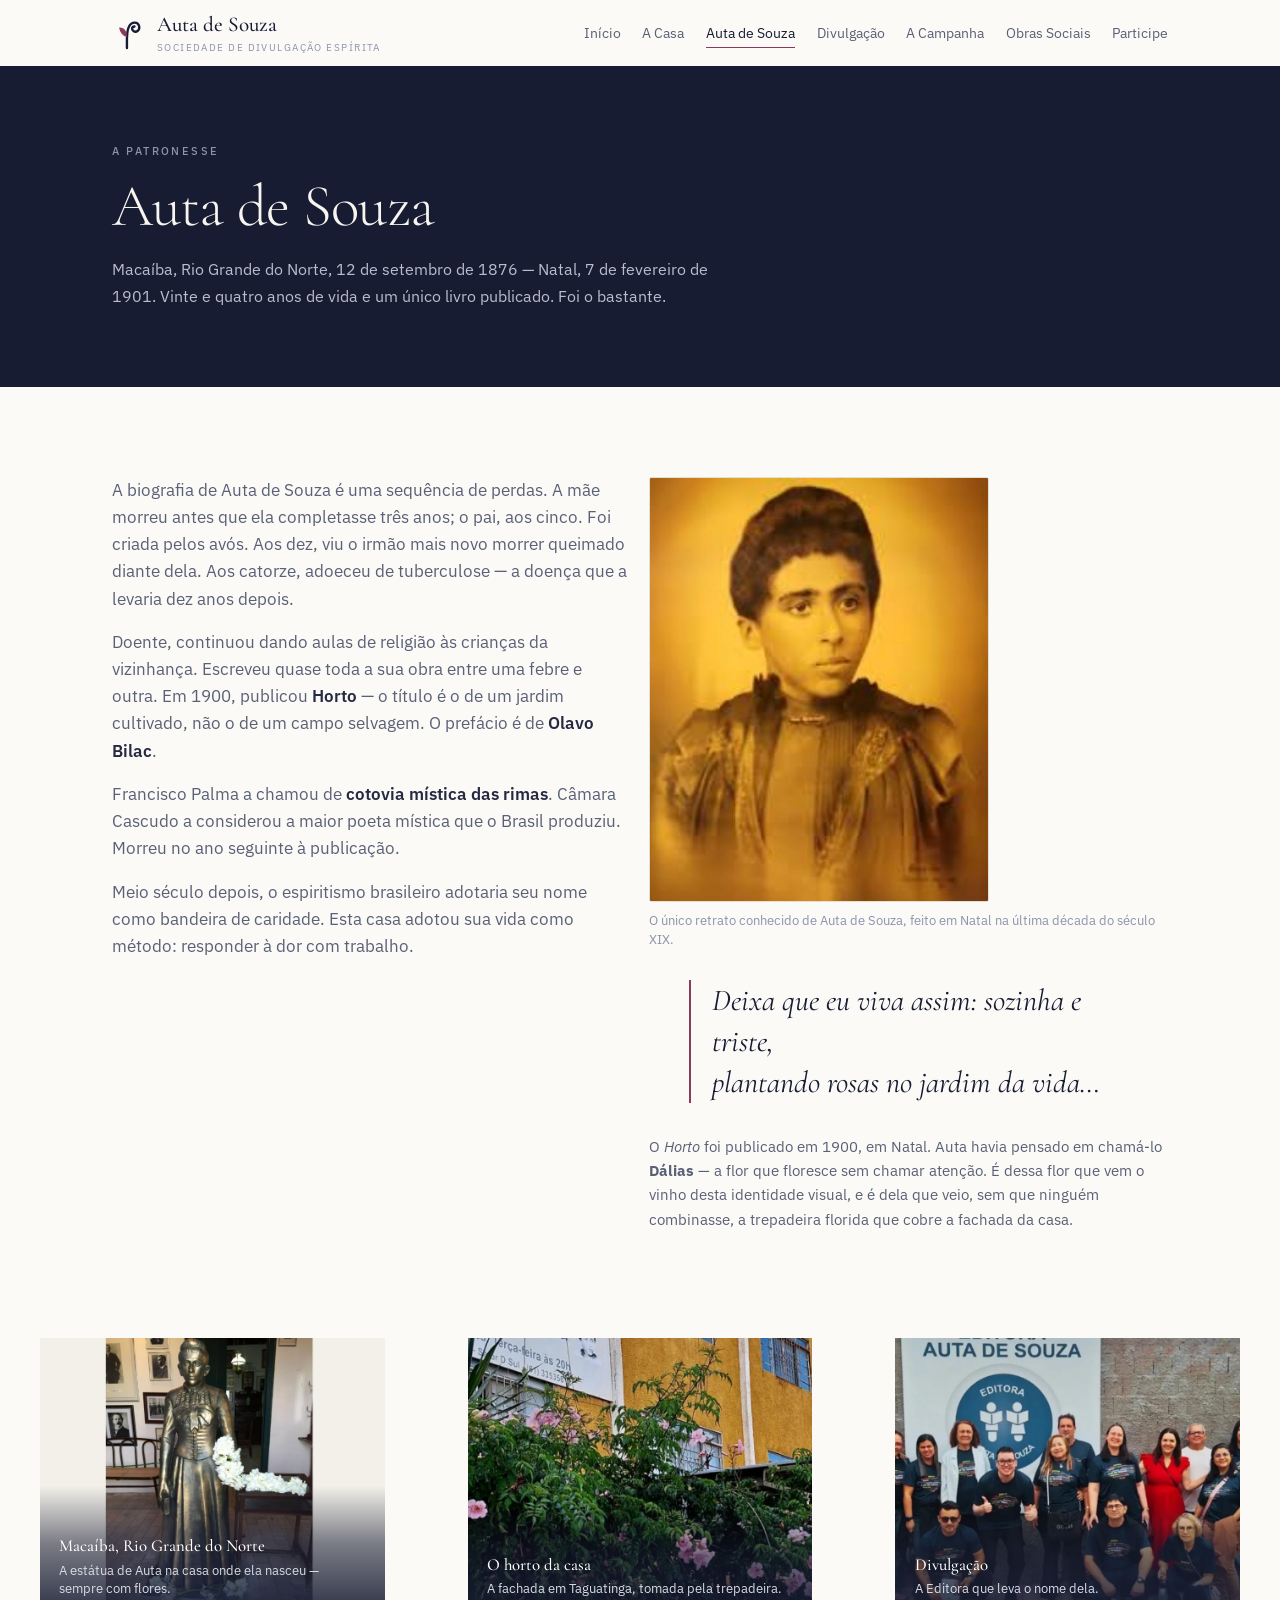
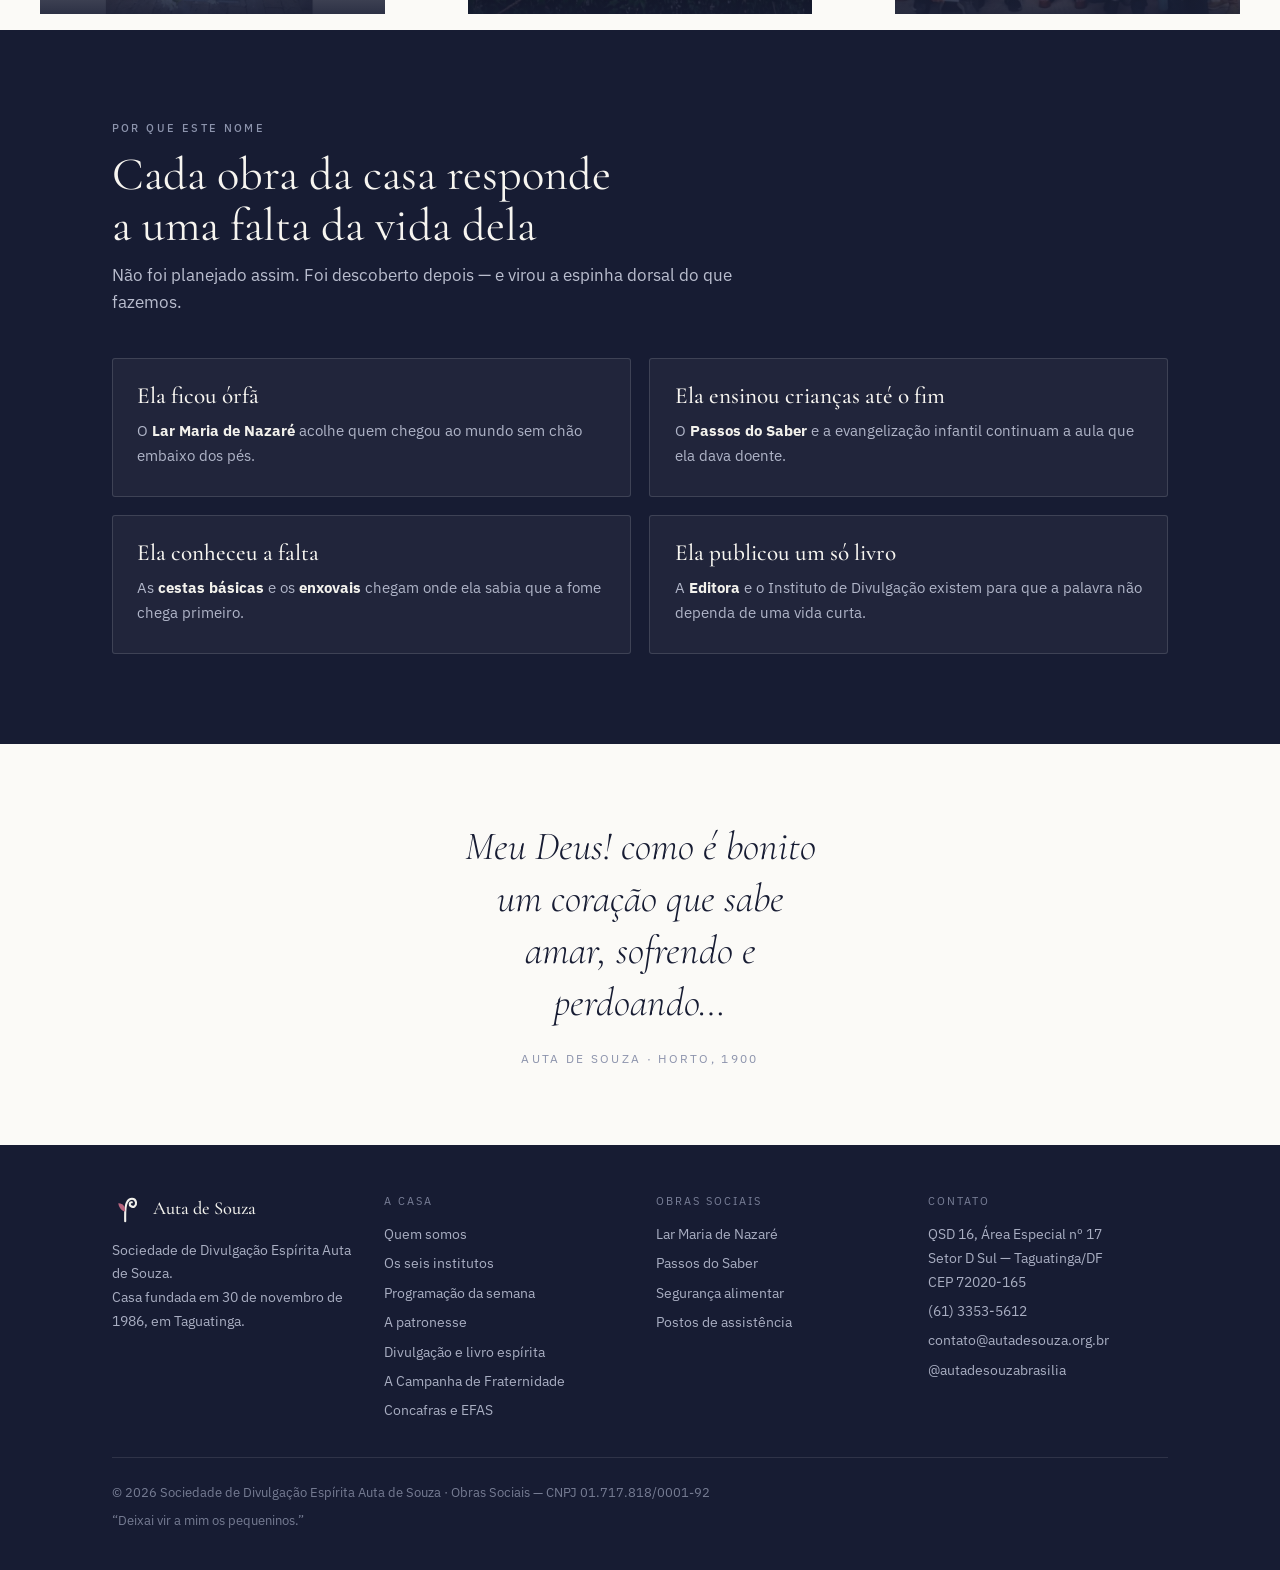
<file: auta.html>
<!doctype html>
<html lang="pt-BR">
<head>
<meta charset="utf-8">
<meta name="viewport" content="width=device-width,initial-scale=1">
<title>Auta de Souza — a patronesse da casa</title>
<meta name="description" content="Auta de Souza (1876–1901), autora do Horto, prefaciado por Olavo Bilac. A vida que dá nome e método à Sociedade de Divulgação Espírita Auta de Souza.">
<meta name="theme-color" content="#171C33">
<meta property="og:title" content="Auta de Souza — a patronesse da casa">
<meta property="og:description" content="Auta de Souza (1876–1901), autora do Horto, prefaciado por Olavo Bilac. A vida que dá nome e método à Sociedade de Divulgação Espírita Auta de Souza.">
<meta property="og:type" content="website">
<link rel="icon" href="assets/img/marca_sociedade_dalia.svg" type="image/svg+xml">
<link rel="preconnect" href="https://fonts.googleapis.com">
<link rel="preconnect" href="https://fonts.gstatic.com" crossorigin>
<link rel="stylesheet" href="https://fonts.googleapis.com/css2?family=Cormorant+Garamond:ital,wght@0,300;0,400;0,500;0,600;1,300;1,400&family=IBM+Plex+Sans:ital,wght@0,300;0,400;0,500;0,600&display=swap">
<link rel="stylesheet" href="assets/css/style.css?v=6">
</head>
<body>
<a class="pular" href="#conteudo">Ir para o conteúdo</a>
<header id="hdr">
  <div class="wrap bar">
    <a class="brand" href="index.html">
      <svg class="" viewBox="0 0 100 100" aria-hidden="true"><path d="M44 94 C44 68 42 46 50 31 C58 15 77 16 80 31 C82 43 71 50 63 44 C57 40 58 30 66 31" stroke="#171C33" stroke-width="7" fill="none" stroke-linecap="round" stroke-linejoin="round"/><path d="M44 62 C33 60 23 49 21 34 C36 33 44 45 44 62 Z" fill="#8C3A5A"/></svg>
      <span class="bt"><b>Auta de Souza</b><span>Sociedade de Divulgação Espírita</span></span>
    </a>
    <button class="burger" id="burger" aria-label="Abrir menu" aria-controls="nav" aria-expanded="false"><i></i><i></i><i></i></button>
    <nav id="nav" aria-label="Principal">
      <ul>
        <li><a href="index.html">Início</a></li>
        <li><a href="a-casa.html">A Casa</a></li>
        <li><a href="auta.html" aria-current="page">Auta de Souza</a></li>
        <li><a href="divulgacao.html">Divulgação</a></li>
        <li><a href="campanha.html">A Campanha</a></li>
        <li><a href="obras-sociais.html">Obras Sociais</a></li>
        <li><a href="participe.html">Participe</a></li>
      </ul>
    </nav>
  </div>
</header>
<main id="conteudo">

<section class="pagetop escuro-top">
  <div class="wrap">
    <span class="eyebrow">A patronesse</span>
    <h1 class="serif">Auta de Souza</h1>
    <p>Macaíba, Rio Grande do Norte, 12 de setembro de 1876 — Natal, 7 de fevereiro de 1901.
       Vinte e quatro anos de vida e um único livro publicado. Foi o bastante.</p>
  </div>
</section>

<section>
  <div class="wrap">
    <div class="grid g2">
      <div class="prosa rv">
        <p>A biografia de Auta de Souza é uma sequência de perdas. A mãe morreu antes que ela completasse
           três anos; o pai, aos cinco. Foi criada pelos avós. Aos dez, viu o irmão mais novo morrer queimado
           diante dela. Aos catorze, adoeceu de tuberculose — a doença que a levaria dez anos depois.</p>
        <p>Doente, continuou dando aulas de religião às crianças da vizinhança. Escreveu quase toda a sua
           obra entre uma febre e outra. Em 1900, publicou <strong>Horto</strong> — o título é o de um jardim
           cultivado, não o de um campo selvagem. O prefácio é de <strong>Olavo Bilac</strong>.</p>
        <p>Francisco Palma a chamou de <strong>cotovia mística das rimas</strong>. Câmara Cascudo a considerou
           a maior poeta mística que o Brasil produziu. Morreu no ano seguinte à publicação.</p>
        <p>Meio século depois, o espiritismo brasileiro adotaria seu nome como bandeira de caridade.
           Esta casa adotou sua vida como método: responder à dor com trabalho.</p>
      </div>
      <div class="rv">
        <div class="retrato" style="max-width:340px;margin-bottom:1.6rem">
          <img src="assets/img/auta-retrato.jpg" alt="Retrato fotográfico de Auta de Souza" loading="lazy">
        </div>
        <p class="legenda" style="margin-top:-1rem;margin-bottom:1.8rem">O único retrato conhecido de Auta de Souza,
          feito em Natal na última década do século XIX.</p>
        <blockquote class="verso">Deixa que eu viva assim: sozinha e triste,<br>plantando rosas no jardim da vida…</blockquote>
        <p style="margin-top:2rem;font-size:.92rem;color:var(--texto-2)">
          O <em>Horto</em> foi publicado em 1900, em Natal. Auta havia pensado em chamá-lo <strong>Dálias</strong> —
          a flor que floresce sem chamar atenção. É dessa flor que vem o vinho desta identidade visual,
          e é dela que veio, sem que ninguém combinasse, a trepadeira florida que cobre a fachada da casa.</p>
      </div>
    </div>
  </div>
</section>

<div class="tira rv">
  <figure class="foto"><img src="assets/img/auta-estatua.jpg" alt="Macaíba, Rio Grande do Norte" loading="lazy"><figcaption><b>Macaíba, Rio Grande do Norte</b>A estátua de Auta na casa onde ela nasceu — sempre com flores.</figcaption></figure>
  <figure class="foto"><img src="assets/img/sede-fachada.jpg" alt="O horto da casa" loading="lazy"><figcaption><b>O horto da casa</b>A fachada em Taguatinga, tomada pela trepadeira.</figcaption></figure>
  <figure class="foto"><img src="assets/img/equipe-editora.jpg" alt="Divulgação" loading="lazy"><figcaption><b>Divulgação</b>A Editora que leva o nome dela.</figcaption></figure>
</div>

<section class="escuro">
  <div class="wrap">
    <div class="sec-head rv">
      <span class="eyebrow">Por que este nome</span>
      <h2 class="serif">Cada obra da casa responde a uma falta da vida dela</h2>
      <p>Não foi planejado assim. Foi descoberto depois — e virou a espinha dorsal do que fazemos.</p>
    </div>
    <div class="grid g2">
      <article class="card esc rv"><h3>Ela ficou órfã</h3><p>O <strong>Lar Maria de Nazaré</strong> acolhe quem chegou ao mundo sem chão embaixo dos pés.</p></article>
      <article class="card esc rv"><h3>Ela ensinou crianças até o fim</h3><p>O <strong>Passos do Saber</strong> e a evangelização infantil continuam a aula que ela dava doente.</p></article>
      <article class="card esc rv"><h3>Ela conheceu a falta</h3><p>As <strong>cestas básicas</strong> e os <strong>enxovais</strong> chegam onde ela sabia que a fome chega primeiro.</p></article>
      <article class="card esc rv"><h3>Ela publicou um só livro</h3><p>A <strong>Editora</strong> e o Instituto de Divulgação existem para que a palavra não dependa de uma vida curta.</p></article>
    </div>
  </div>
</section>

<section class="citacao">
  <div class="wrap rv">
    <blockquote>Meu Deus! como é bonito um coração que sabe amar, sofrendo e perdoando…</blockquote>
    <cite>Auta de Souza · Horto, 1900</cite>
  </div>
</section>
</main>
<footer>
  <div class="wrap">
    <div class="cols">
      <div>
        <div class="fbrand"><svg class="" viewBox="0 0 100 100" aria-hidden="true"><path d="M44 94 C44 68 42 46 50 31 C58 15 77 16 80 31 C82 43 71 50 63 44 C57 40 58 30 66 31" stroke="#F2F1EC" stroke-width="7" fill="none" stroke-linecap="round" stroke-linejoin="round"/><path d="M44 62 C33 60 23 49 21 34 C36 33 44 45 44 62 Z" fill="#B8657F"/></svg><b>Auta de Souza</b></div>
        <p>Sociedade de Divulgação Espírita Auta de Souza.<br>Casa fundada em 30 de novembro de 1986, em Taguatinga.</p>
      </div>
      <div>
        <h4>A Casa</h4>
        <ul>
          <li><a href="a-casa.html">Quem somos</a></li>
          <li><a href="a-casa.html#institutos">Os seis institutos</a></li>
          <li><a href="a-casa.html#semana">Programação da semana</a></li>
          <li><a href="auta.html">A patronesse</a></li>
          <li><a href="divulgacao.html">Divulgação e livro espírita</a></li>
          <li><a href="campanha.html">A Campanha de Fraternidade</a></li>
          <li><a href="concafras.html">Concafras e EFAS</a></li>
        </ul>
      </div>
      <div>
        <h4>Obras Sociais</h4>
        <ul>
          <li><a href="obras-sociais.html#lar">Lar Maria de Nazaré</a></li>
          <li><a href="obras-sociais.html#passos">Passos do Saber</a></li>
          <li><a href="obras-sociais.html#alimentar">Segurança alimentar</a></li>
          <li><a href="obras-sociais.html#assistencia">Postos de assistência</a></li>
        </ul>
      </div>
      <div>
        <h4>Contato</h4>
        <ul>
          <li>QSD 16, Área Especial nº 17<br>Setor D Sul — Taguatinga/DF<br>CEP 72020-165</li>
          <li><a href="tel:+556133535612">(61) 3353-5612</a></li>
          <li><a href="mailto:contato@autadesouza.org.br">contato@autadesouza.org.br</a></li>
          <li><a href="https://www.instagram.com/autadesouzabrasilia/" rel="noopener">@autadesouzabrasilia</a></li>
        </ul>
      </div>
    </div>
    <div class="fim">
      <p>© 2026 Sociedade de Divulgação Espírita Auta de Souza · Obras Sociais — CNPJ 01.717.818/0001-92</p>
      <p style="margin-top:.4rem">“Deixai vir a mim os pequeninos.”</p>
    </div>
  </div>
</footer>
<script src="assets/js/main.js?v=6"></script>
</body>
</html>
</file>
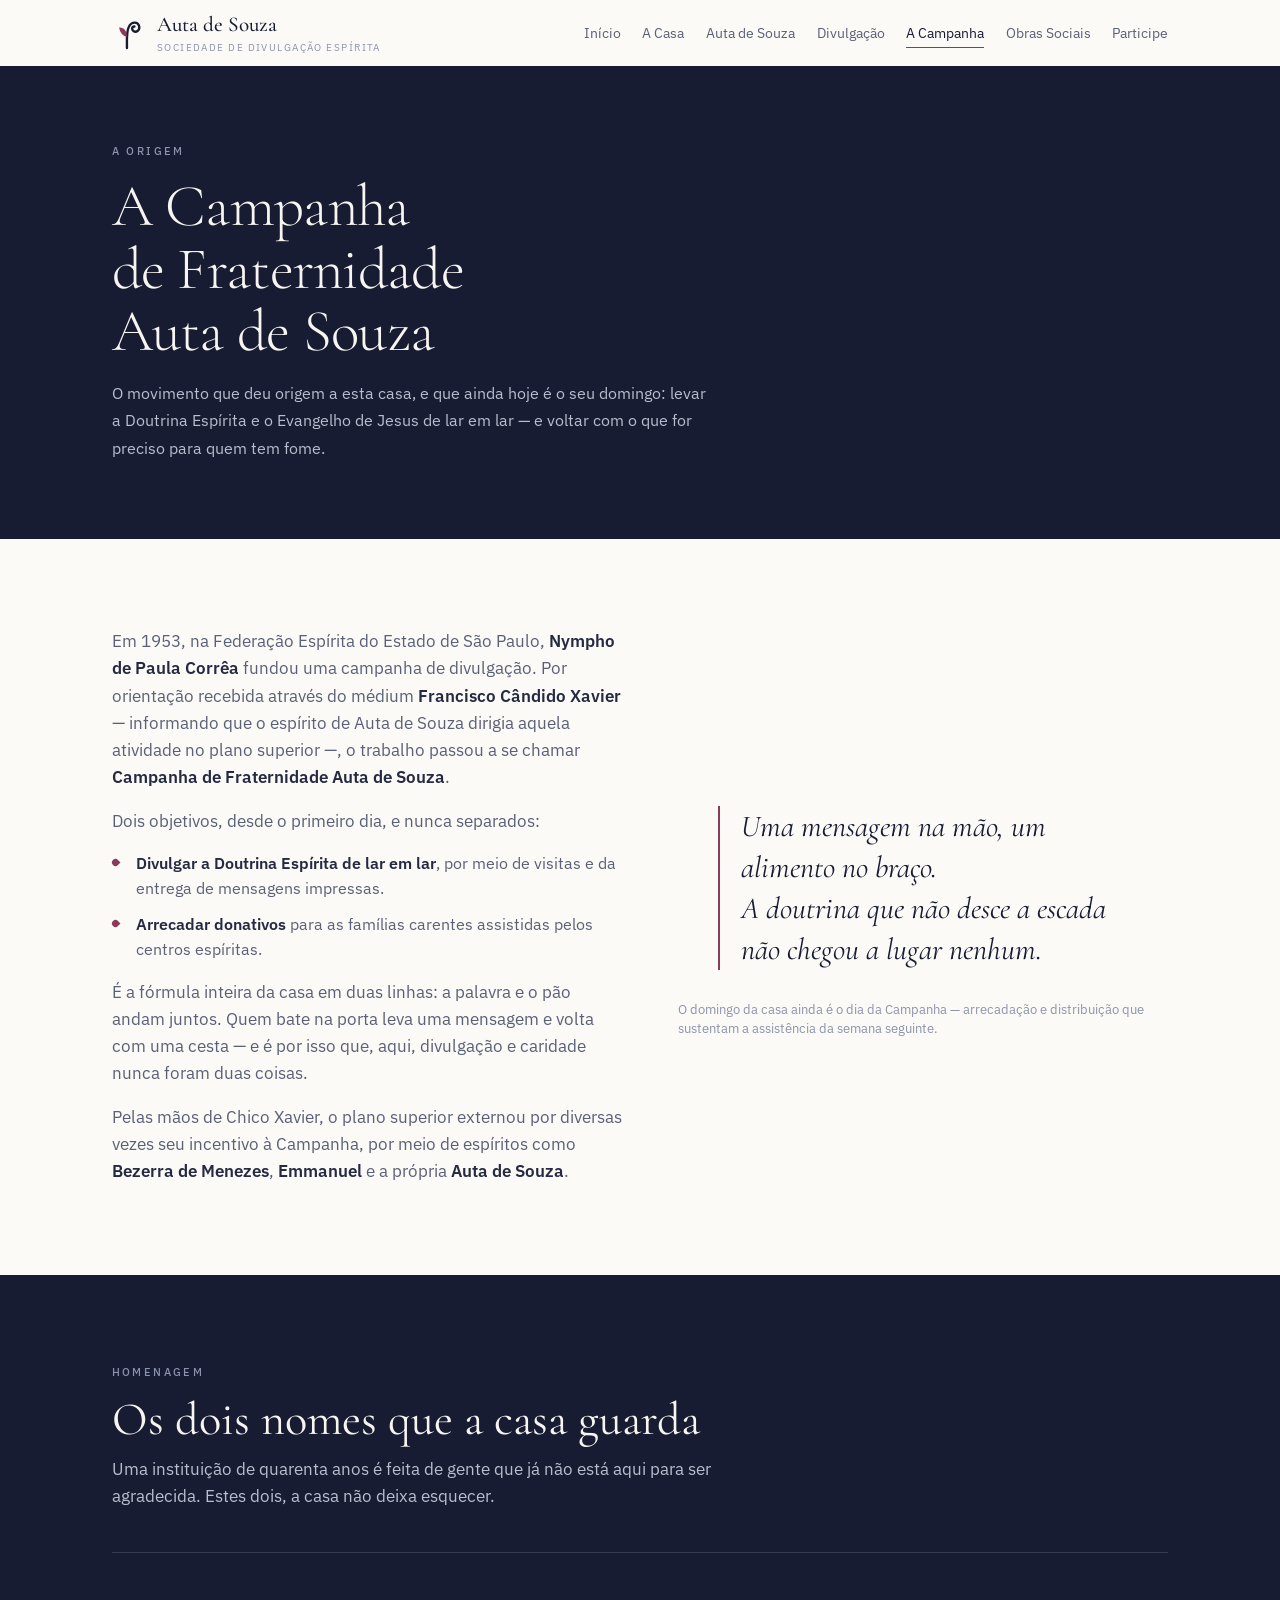
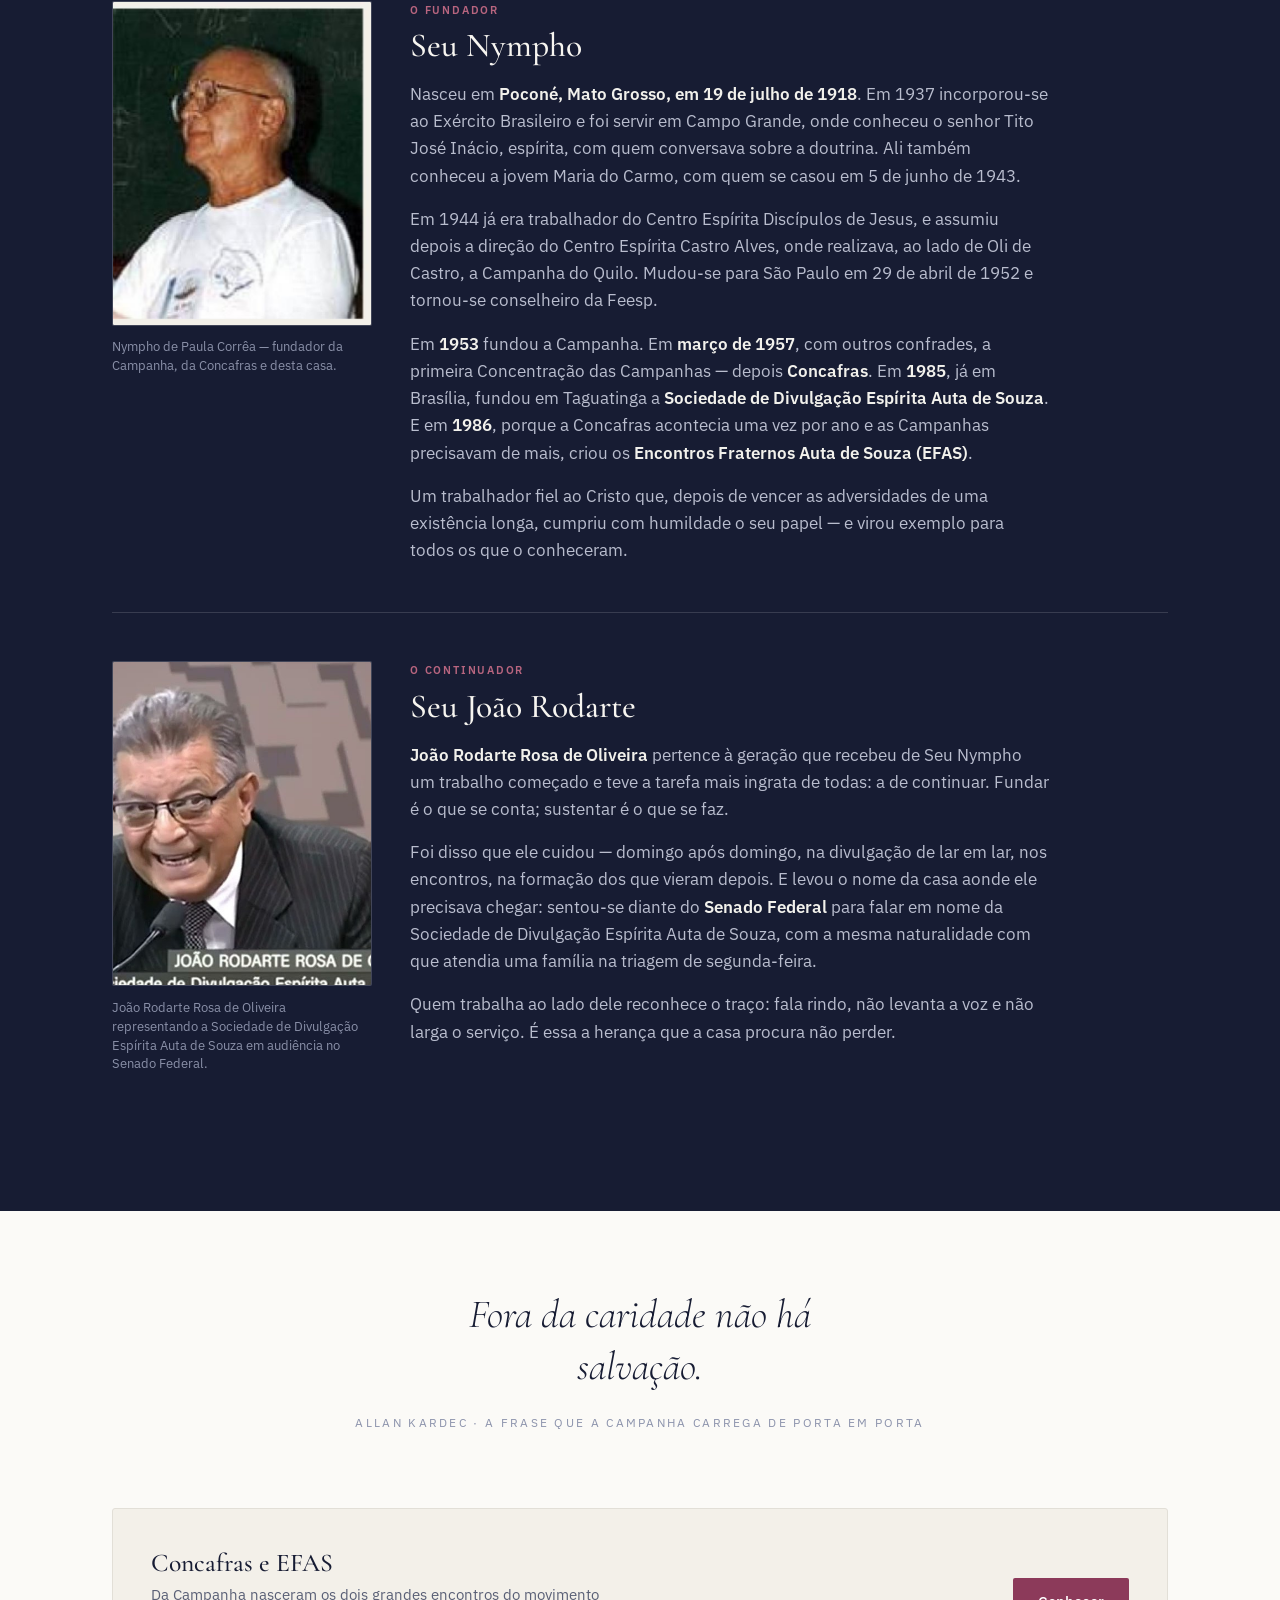
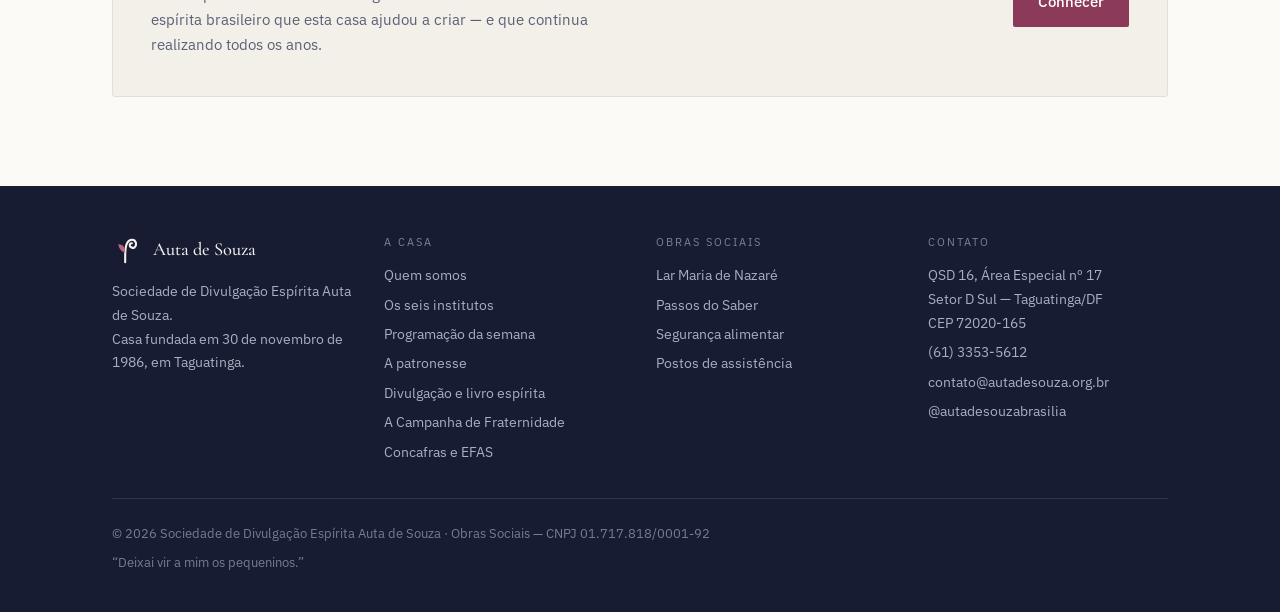
<file: campanha.html>
<!doctype html>
<html lang="pt-BR">
<head>
<meta charset="utf-8">
<meta name="viewport" content="width=device-width,initial-scale=1">
<title>A Campanha de Fraternidade Auta de Souza</title>
<meta name="description" content="A origem da casa: a Campanha fundada por Nympho de Paula Corrêa em 1953, a divulgação de lar em lar, e a homenagem a Seu Nympho e Seu João Rodarte.">
<meta name="theme-color" content="#171C33">
<meta property="og:title" content="A Campanha de Fraternidade Auta de Souza">
<meta property="og:description" content="A origem da casa: a Campanha fundada por Nympho de Paula Corrêa em 1953, a divulgação de lar em lar, e a homenagem a Seu Nympho e Seu João Rodarte.">
<meta property="og:type" content="website">
<link rel="icon" href="assets/img/marca_sociedade_dalia.svg" type="image/svg+xml">
<link rel="preconnect" href="https://fonts.googleapis.com">
<link rel="preconnect" href="https://fonts.gstatic.com" crossorigin>
<link rel="stylesheet" href="https://fonts.googleapis.com/css2?family=Cormorant+Garamond:ital,wght@0,300;0,400;0,500;0,600;1,300;1,400&family=IBM+Plex+Sans:ital,wght@0,300;0,400;0,500;0,600&display=swap">
<link rel="stylesheet" href="assets/css/style.css?v=6">
</head>
<body>
<a class="pular" href="#conteudo">Ir para o conteúdo</a>
<header id="hdr">
  <div class="wrap bar">
    <a class="brand" href="index.html">
      <svg class="" viewBox="0 0 100 100" aria-hidden="true"><path d="M44 94 C44 68 42 46 50 31 C58 15 77 16 80 31 C82 43 71 50 63 44 C57 40 58 30 66 31" stroke="#171C33" stroke-width="7" fill="none" stroke-linecap="round" stroke-linejoin="round"/><path d="M44 62 C33 60 23 49 21 34 C36 33 44 45 44 62 Z" fill="#8C3A5A"/></svg>
      <span class="bt"><b>Auta de Souza</b><span>Sociedade de Divulgação Espírita</span></span>
    </a>
    <button class="burger" id="burger" aria-label="Abrir menu" aria-controls="nav" aria-expanded="false"><i></i><i></i><i></i></button>
    <nav id="nav" aria-label="Principal">
      <ul>
        <li><a href="index.html">Início</a></li>
        <li><a href="a-casa.html">A Casa</a></li>
        <li><a href="auta.html">Auta de Souza</a></li>
        <li><a href="divulgacao.html">Divulgação</a></li>
        <li><a href="campanha.html" aria-current="page">A Campanha</a></li>
        <li><a href="obras-sociais.html">Obras Sociais</a></li>
        <li><a href="participe.html">Participe</a></li>
      </ul>
    </nav>
  </div>
</header>
<main id="conteudo">

<section class="pagetop escuro-top">
  <div class="wrap">
    <span class="eyebrow">A origem</span>
    <h1 class="serif">A Campanha de Fraternidade Auta de Souza</h1>
    <p>O movimento que deu origem a esta casa, e que ainda hoje é o seu domingo: levar a Doutrina Espírita
       e o Evangelho de Jesus de lar em lar — e voltar com o que for preciso para quem tem fome.</p>
  </div>
</section>

<section>
  <div class="wrap">
    <div class="duo">
      <div class="prosa rv">
        <p>Em 1953, na Federação Espírita do Estado de São Paulo, <strong>Nympho de Paula Corrêa</strong>
           fundou uma campanha de divulgação. Por orientação recebida através do médium
           <strong>Francisco Cândido Xavier</strong> — informando que o espírito de Auta de Souza dirigia
           aquela atividade no plano superior —, o trabalho passou a se chamar
           <strong>Campanha de Fraternidade Auta de Souza</strong>.</p>
        <p>Dois objetivos, desde o primeiro dia, e nunca separados:</p>
        <ul class="lista">
          <li><strong>Divulgar a Doutrina Espírita de lar em lar</strong>, por meio de visitas e da entrega de mensagens impressas.</li>
          <li><strong>Arrecadar donativos</strong> para as famílias carentes assistidas pelos centros espíritas.</li>
        </ul>
        <p>É a fórmula inteira da casa em duas linhas: a palavra e o pão andam juntos. Quem bate na porta
           leva uma mensagem e volta com uma cesta — e é por isso que, aqui, divulgação e caridade
           nunca foram duas coisas.</p>
        <p>Pelas mãos de Chico Xavier, o plano superior externou por diversas vezes seu incentivo à Campanha,
           por meio de espíritos como <strong>Bezerra de Menezes</strong>, <strong>Emmanuel</strong> e a própria
           <strong>Auta de Souza</strong>.</p>
      </div>
      <div class="rv">
        <blockquote class="verso">Uma mensagem na mão, um alimento no braço.<br>A doutrina que não desce a escada não chegou a lugar nenhum.</blockquote>
        <p class="legenda">O domingo da casa ainda é o dia da Campanha — arrecadação e distribuição que sustentam
          a assistência da semana seguinte.</p>
      </div>
    </div>
  </div>
</section>

<section class="escuro">
  <div class="wrap">
    <div class="sec-head rv">
      <span class="eyebrow">Homenagem</span>
      <h2 class="serif">Os dois nomes que a casa guarda</h2>
      <p>Uma instituição de quarenta anos é feita de gente que já não está aqui para ser agradecida.
         Estes dois, a casa não deixa esquecer.</p>
    </div>

    <div class="homenagem rv" id="nympho">
      <div>
        <div class="retrato">
          <img src="assets/img/nympho-de-paula-correa.jpg" alt="Nympho de Paula Corrêa" loading="lazy">
        </div>
        <p class="legenda">Nympho de Paula Corrêa — fundador da Campanha, da Concafras e desta casa.</p>
      </div>
      <div>
        <span class="papel">O fundador</span>
        <h3>Seu Nympho</h3>
        <div class="prosa" style="margin-top:1rem">
          <p>Nasceu em <strong>Poconé, Mato Grosso, em 19 de julho de 1918</strong>. Em 1937 incorporou-se ao
             Exército Brasileiro e foi servir em Campo Grande, onde conheceu o senhor Tito José Inácio, espírita,
             com quem conversava sobre a doutrina. Ali também conheceu a jovem Maria do Carmo, com quem se casou
             em 5 de junho de 1943.</p>
          <p>Em 1944 já era trabalhador do Centro Espírita Discípulos de Jesus, e assumiu depois a direção do
             Centro Espírita Castro Alves, onde realizava, ao lado de Oli de Castro, a Campanha do Quilo.
             Mudou-se para São Paulo em 29 de abril de 1952 e tornou-se conselheiro da Feesp.</p>
          <p>Em <strong>1953</strong> fundou a Campanha. Em <strong>março de 1957</strong>, com outros confrades,
             a primeira Concentração das Campanhas — depois <strong>Concafras</strong>.
             Em <strong>1985</strong>, já em Brasília, fundou em Taguatinga a
             <strong>Sociedade de Divulgação Espírita Auta de Souza</strong>. E em <strong>1986</strong>, porque a
             Concafras acontecia uma vez por ano e as Campanhas precisavam de mais, criou os
             <strong>Encontros Fraternos Auta de Souza (EFAS)</strong>.</p>
          <p>Um trabalhador fiel ao Cristo que, depois de vencer as adversidades de uma existência longa,
             cumpriu com humildade o seu papel — e virou exemplo para todos os que o conheceram.</p>
        </div>
      </div>
    </div>

    <div class="homenagem rv" id="rodarte">
      <div>
        <div class="retrato">
          <img src="assets/img/joao-rodarte.jpg" alt="João Rodarte Rosa de Oliveira" loading="lazy">
        </div>
        <p class="legenda">João Rodarte Rosa de Oliveira representando a Sociedade de Divulgação Espírita
          Auta de Souza em audiência no Senado Federal.</p>
      </div>
      <div>
        <span class="papel">O continuador</span>
        <h3>Seu João Rodarte</h3>
        <div class="prosa" style="margin-top:1rem">
          <p><strong>João Rodarte Rosa de Oliveira</strong> pertence à geração que recebeu de Seu Nympho um
             trabalho começado e teve a tarefa mais ingrata de todas: a de continuar. Fundar é o que se conta;
             sustentar é o que se faz.</p>
          <p>Foi disso que ele cuidou — domingo após domingo, na divulgação de lar em lar, nos encontros,
             na formação dos que vieram depois. E levou o nome da casa aonde ele precisava chegar: sentou-se
             diante do <strong>Senado Federal</strong> para falar em nome da Sociedade de Divulgação Espírita
             Auta de Souza, com a mesma naturalidade com que atendia uma família na triagem de segunda-feira.</p>
          <p>Quem trabalha ao lado dele reconhece o traço: fala rindo, não levanta a voz e não larga o serviço.
             É essa a herança que a casa procura não perder.</p>
        </div>
      </div>
    </div>
  </div>
</section>

<section class="citacao">
  <div class="wrap rv">
    <blockquote>Fora da caridade não há salvação.</blockquote>
    <cite>Allan Kardec · a frase que a Campanha carrega de porta em porta</cite>
  </div>
</section>

<section style="padding-top:0">
  <div class="wrap">
    <div class="cta-box rv">
      <div>
        <h3>Concafras e EFAS</h3>
        <p>Da Campanha nasceram os dois grandes encontros do movimento espírita brasileiro que esta casa
           ajudou a criar — e que continua realizando todos os anos.</p>
      </div>
      <div class="acts" style="margin:0"><a class="btn btn-d" href="concafras.html">Conhecer</a></div>
    </div>
  </div>
</section>
</main>
<footer>
  <div class="wrap">
    <div class="cols">
      <div>
        <div class="fbrand"><svg class="" viewBox="0 0 100 100" aria-hidden="true"><path d="M44 94 C44 68 42 46 50 31 C58 15 77 16 80 31 C82 43 71 50 63 44 C57 40 58 30 66 31" stroke="#F2F1EC" stroke-width="7" fill="none" stroke-linecap="round" stroke-linejoin="round"/><path d="M44 62 C33 60 23 49 21 34 C36 33 44 45 44 62 Z" fill="#B8657F"/></svg><b>Auta de Souza</b></div>
        <p>Sociedade de Divulgação Espírita Auta de Souza.<br>Casa fundada em 30 de novembro de 1986, em Taguatinga.</p>
      </div>
      <div>
        <h4>A Casa</h4>
        <ul>
          <li><a href="a-casa.html">Quem somos</a></li>
          <li><a href="a-casa.html#institutos">Os seis institutos</a></li>
          <li><a href="a-casa.html#semana">Programação da semana</a></li>
          <li><a href="auta.html">A patronesse</a></li>
          <li><a href="divulgacao.html">Divulgação e livro espírita</a></li>
          <li><a href="campanha.html">A Campanha de Fraternidade</a></li>
          <li><a href="concafras.html">Concafras e EFAS</a></li>
        </ul>
      </div>
      <div>
        <h4>Obras Sociais</h4>
        <ul>
          <li><a href="obras-sociais.html#lar">Lar Maria de Nazaré</a></li>
          <li><a href="obras-sociais.html#passos">Passos do Saber</a></li>
          <li><a href="obras-sociais.html#alimentar">Segurança alimentar</a></li>
          <li><a href="obras-sociais.html#assistencia">Postos de assistência</a></li>
        </ul>
      </div>
      <div>
        <h4>Contato</h4>
        <ul>
          <li>QSD 16, Área Especial nº 17<br>Setor D Sul — Taguatinga/DF<br>CEP 72020-165</li>
          <li><a href="tel:+556133535612">(61) 3353-5612</a></li>
          <li><a href="mailto:contato@autadesouza.org.br">contato@autadesouza.org.br</a></li>
          <li><a href="https://www.instagram.com/autadesouzabrasilia/" rel="noopener">@autadesouzabrasilia</a></li>
        </ul>
      </div>
    </div>
    <div class="fim">
      <p>© 2026 Sociedade de Divulgação Espírita Auta de Souza · Obras Sociais — CNPJ 01.717.818/0001-92</p>
      <p style="margin-top:.4rem">“Deixai vir a mim os pequeninos.”</p>
    </div>
  </div>
</footer>
<script src="assets/js/main.js?v=6"></script>
</body>
</html>
</file>
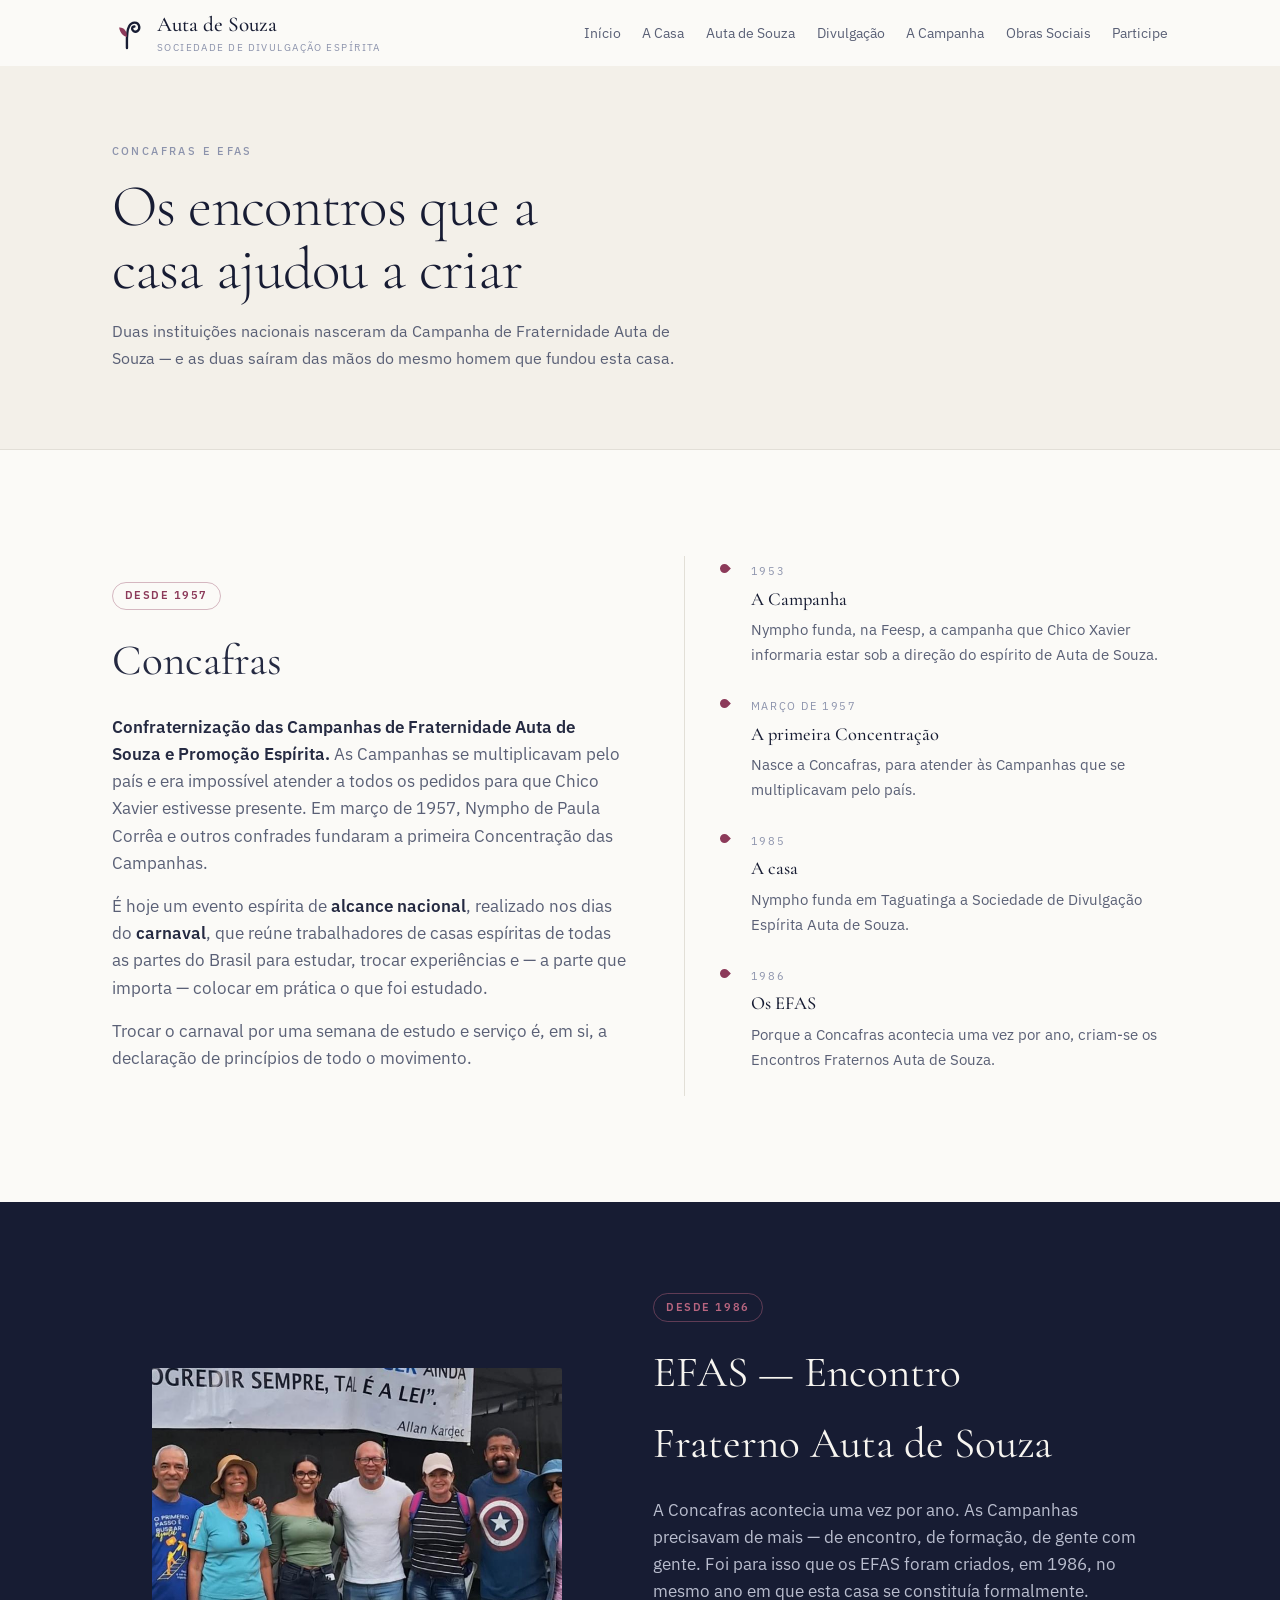
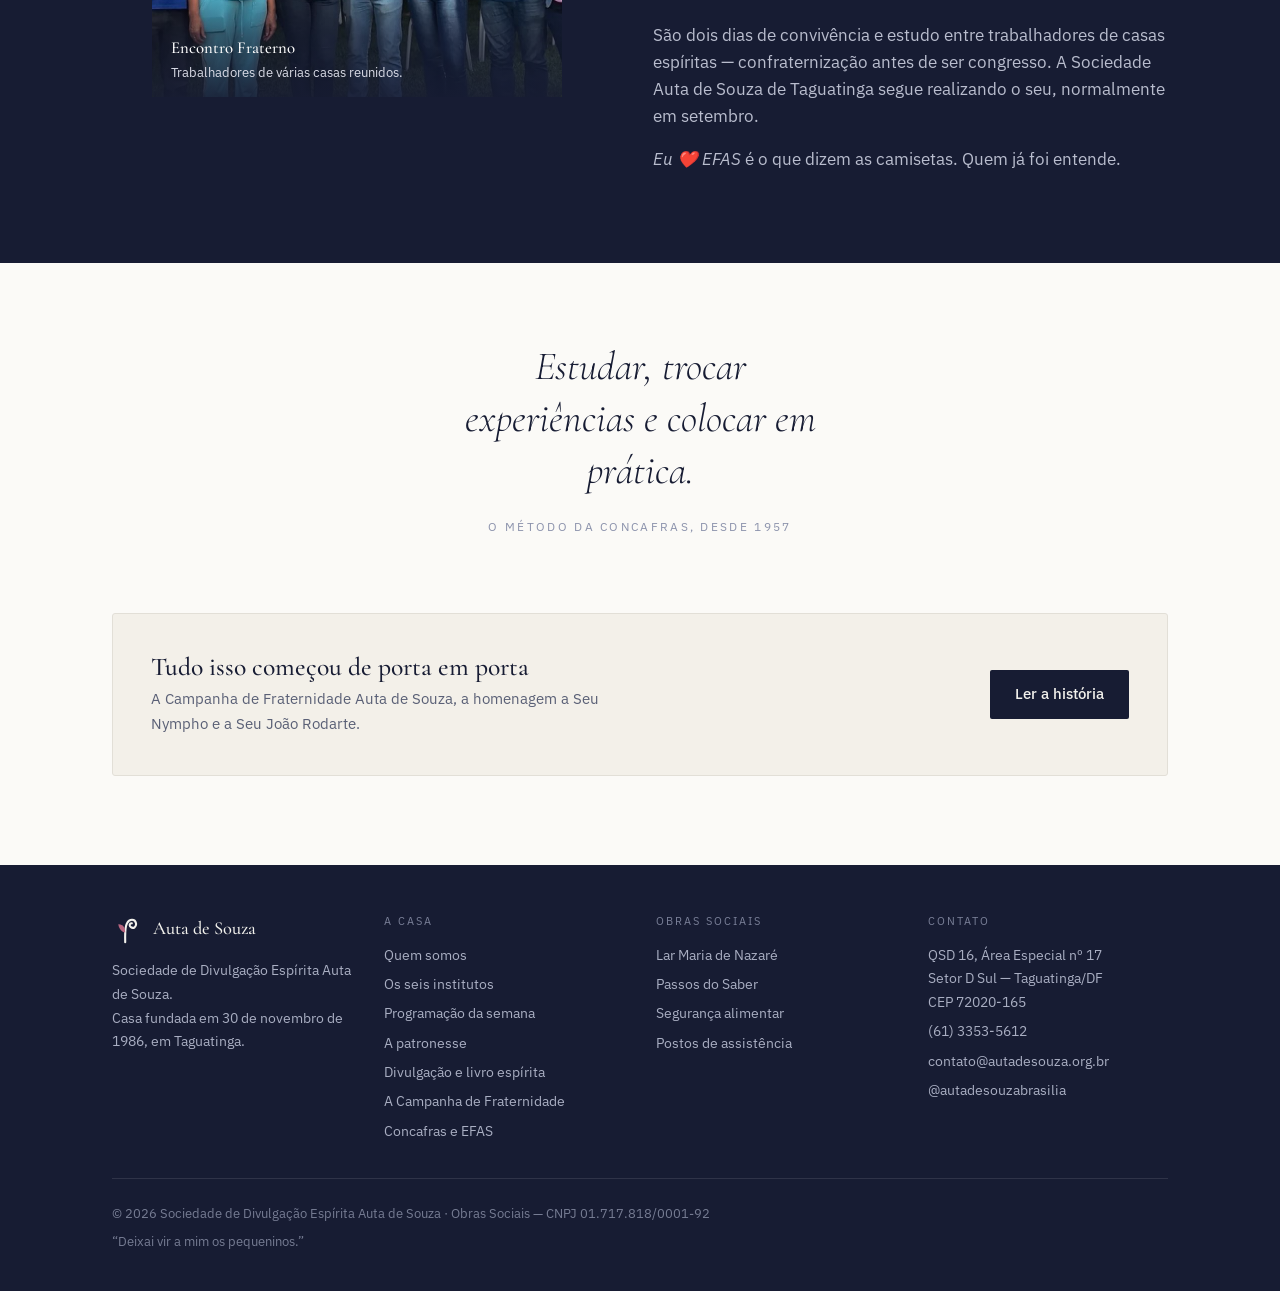
<file: concafras.html>
<!doctype html>
<html lang="pt-BR">
<head>
<meta charset="utf-8">
<meta name="viewport" content="width=device-width,initial-scale=1">
<title>Concafras e EFAS — Auta de Souza</title>
<meta name="description" content="A Concafras (1957) e os Encontros Fraternos Auta de Souza (1986): as duas instituições nacionais nascidas da Campanha de Fraternidade Auta de Souza.">
<meta name="theme-color" content="#171C33">
<meta property="og:title" content="Concafras e EFAS — Auta de Souza">
<meta property="og:description" content="A Concafras (1957) e os Encontros Fraternos Auta de Souza (1986): as duas instituições nacionais nascidas da Campanha de Fraternidade Auta de Souza.">
<meta property="og:type" content="website">
<link rel="icon" href="assets/img/marca_sociedade_dalia.svg" type="image/svg+xml">
<link rel="preconnect" href="https://fonts.googleapis.com">
<link rel="preconnect" href="https://fonts.gstatic.com" crossorigin>
<link rel="stylesheet" href="https://fonts.googleapis.com/css2?family=Cormorant+Garamond:ital,wght@0,300;0,400;0,500;0,600;1,300;1,400&family=IBM+Plex+Sans:ital,wght@0,300;0,400;0,500;0,600&display=swap">
<link rel="stylesheet" href="assets/css/style.css?v=6">
</head>
<body>
<a class="pular" href="#conteudo">Ir para o conteúdo</a>
<header id="hdr">
  <div class="wrap bar">
    <a class="brand" href="index.html">
      <svg class="" viewBox="0 0 100 100" aria-hidden="true"><path d="M44 94 C44 68 42 46 50 31 C58 15 77 16 80 31 C82 43 71 50 63 44 C57 40 58 30 66 31" stroke="#171C33" stroke-width="7" fill="none" stroke-linecap="round" stroke-linejoin="round"/><path d="M44 62 C33 60 23 49 21 34 C36 33 44 45 44 62 Z" fill="#8C3A5A"/></svg>
      <span class="bt"><b>Auta de Souza</b><span>Sociedade de Divulgação Espírita</span></span>
    </a>
    <button class="burger" id="burger" aria-label="Abrir menu" aria-controls="nav" aria-expanded="false"><i></i><i></i><i></i></button>
    <nav id="nav" aria-label="Principal">
      <ul>
        <li><a href="index.html">Início</a></li>
        <li><a href="a-casa.html">A Casa</a></li>
        <li><a href="auta.html">Auta de Souza</a></li>
        <li><a href="divulgacao.html">Divulgação</a></li>
        <li><a href="campanha.html">A Campanha</a></li>
        <li><a href="obras-sociais.html">Obras Sociais</a></li>
        <li><a href="participe.html">Participe</a></li>
      </ul>
    </nav>
  </div>
</header>
<main id="conteudo">

<section class="pagetop">
  <div class="wrap">
    <span class="eyebrow">Concafras e EFAS</span>
    <h1 class="serif">Os encontros que a casa ajudou a criar</h1>
    <p>Duas instituições nacionais nasceram da Campanha de Fraternidade Auta de Souza — e as duas saíram
       das mãos do mesmo homem que fundou esta casa.</p>
  </div>
</section>

<section>
  <div class="wrap">
    <div class="duo">
      <div class="rv">
        <span class="pill">Desde 1957</span>
        <h2 class="serif" style="font-size:clamp(1.9rem,3.6vw,2.7rem);margin:.9rem 0 1.1rem">Concafras</h2>
        <div class="prosa">
          <p><strong>Confraternização das Campanhas de Fraternidade Auta de Souza e Promoção Espírita.</strong>
             As Campanhas se multiplicavam pelo país e era impossível atender a todos os pedidos para que Chico
             Xavier estivesse presente. Em março de 1957, Nympho de Paula Corrêa e outros confrades fundaram
             a primeira Concentração das Campanhas.</p>
          <p>É hoje um evento espírita de <strong>alcance nacional</strong>, realizado nos dias do
             <strong>carnaval</strong>, que reúne trabalhadores de casas espíritas de todas as partes do Brasil
             para estudar, trocar experiências e — a parte que importa — colocar em prática o que foi estudado.</p>
          <p>Trocar o carnaval por uma semana de estudo e serviço é, em si, a declaração de princípios
             de todo o movimento.</p>
        </div>
      </div>
      <div class="rv">
        <ul class="tempo">
          <li><em>1953</em><b>A Campanha</b><span>Nympho funda, na Feesp, a campanha que Chico Xavier informaria estar sob a direção do espírito de Auta de Souza.</span></li>
          <li><em>Março de 1957</em><b>A primeira Concentração</b><span>Nasce a Concafras, para atender às Campanhas que se multiplicavam pelo país.</span></li>
          <li><em>1985</em><b>A casa</b><span>Nympho funda em Taguatinga a Sociedade de Divulgação Espírita Auta de Souza.</span></li>
          <li><em>1986</em><b>Os EFAS</b><span>Porque a Concafras acontecia uma vez por ano, criam-se os Encontros Fraternos Auta de Souza.</span></li>
        </ul>
      </div>
    </div>
  </div>
</section>

<section class="escuro">
  <div class="wrap">
    <div class="duo inv">
      <figure class="foto rv"><img src="assets/img/voluntarios-encontro.jpg" alt="Encontro Fraterno" loading="lazy"><figcaption><b>Encontro Fraterno</b>Trabalhadores de várias casas reunidos.</figcaption></figure>
      <div>
        <span class="pill">Desde 1986</span>
        <h2 class="serif" style="font-size:clamp(1.9rem,3.6vw,2.7rem);margin:.9rem 0 1.1rem;color:#F7F5F0">EFAS — Encontro Fraterno Auta de Souza</h2>
        <div class="prosa">
          <p>A Concafras acontecia uma vez por ano. As Campanhas precisavam de mais — de encontro, de formação,
             de gente com gente. Foi para isso que os EFAS foram criados, em 1986, no mesmo ano em que esta
             casa se constituía formalmente.</p>
          <p>São dois dias de convivência e estudo entre trabalhadores de casas espíritas — confraternização
             antes de ser congresso. A Sociedade Auta de Souza de Taguatinga segue realizando o seu,
             normalmente em setembro.</p>
          <p><em>Eu ❤️ EFAS</em> é o que dizem as camisetas. Quem já foi entende.</p>
        </div>
      </div>
    </div>
  </div>
</section>

<section class="citacao">
  <div class="wrap rv">
    <blockquote>Estudar, trocar experiências e colocar em prática.</blockquote>
    <cite>O método da Concafras, desde 1957</cite>
  </div>
</section>

<section style="padding-top:0">
  <div class="wrap">
    <div class="cta-box rv">
      <div>
        <h3>Tudo isso começou de porta em porta</h3>
        <p>A Campanha de Fraternidade Auta de Souza, a homenagem a Seu Nympho e a Seu João Rodarte.</p>
      </div>
      <div class="acts" style="margin:0"><a class="btn btn-n" href="campanha.html">Ler a história</a></div>
    </div>
  </div>
</section>
</main>
<footer>
  <div class="wrap">
    <div class="cols">
      <div>
        <div class="fbrand"><svg class="" viewBox="0 0 100 100" aria-hidden="true"><path d="M44 94 C44 68 42 46 50 31 C58 15 77 16 80 31 C82 43 71 50 63 44 C57 40 58 30 66 31" stroke="#F2F1EC" stroke-width="7" fill="none" stroke-linecap="round" stroke-linejoin="round"/><path d="M44 62 C33 60 23 49 21 34 C36 33 44 45 44 62 Z" fill="#B8657F"/></svg><b>Auta de Souza</b></div>
        <p>Sociedade de Divulgação Espírita Auta de Souza.<br>Casa fundada em 30 de novembro de 1986, em Taguatinga.</p>
      </div>
      <div>
        <h4>A Casa</h4>
        <ul>
          <li><a href="a-casa.html">Quem somos</a></li>
          <li><a href="a-casa.html#institutos">Os seis institutos</a></li>
          <li><a href="a-casa.html#semana">Programação da semana</a></li>
          <li><a href="auta.html">A patronesse</a></li>
          <li><a href="divulgacao.html">Divulgação e livro espírita</a></li>
          <li><a href="campanha.html">A Campanha de Fraternidade</a></li>
          <li><a href="concafras.html">Concafras e EFAS</a></li>
        </ul>
      </div>
      <div>
        <h4>Obras Sociais</h4>
        <ul>
          <li><a href="obras-sociais.html#lar">Lar Maria de Nazaré</a></li>
          <li><a href="obras-sociais.html#passos">Passos do Saber</a></li>
          <li><a href="obras-sociais.html#alimentar">Segurança alimentar</a></li>
          <li><a href="obras-sociais.html#assistencia">Postos de assistência</a></li>
        </ul>
      </div>
      <div>
        <h4>Contato</h4>
        <ul>
          <li>QSD 16, Área Especial nº 17<br>Setor D Sul — Taguatinga/DF<br>CEP 72020-165</li>
          <li><a href="tel:+556133535612">(61) 3353-5612</a></li>
          <li><a href="mailto:contato@autadesouza.org.br">contato@autadesouza.org.br</a></li>
          <li><a href="https://www.instagram.com/autadesouzabrasilia/" rel="noopener">@autadesouzabrasilia</a></li>
        </ul>
      </div>
    </div>
    <div class="fim">
      <p>© 2026 Sociedade de Divulgação Espírita Auta de Souza · Obras Sociais — CNPJ 01.717.818/0001-92</p>
      <p style="margin-top:.4rem">“Deixai vir a mim os pequeninos.”</p>
    </div>
  </div>
</footer>
<script src="assets/js/main.js?v=6"></script>
</body>
</html>
</file>
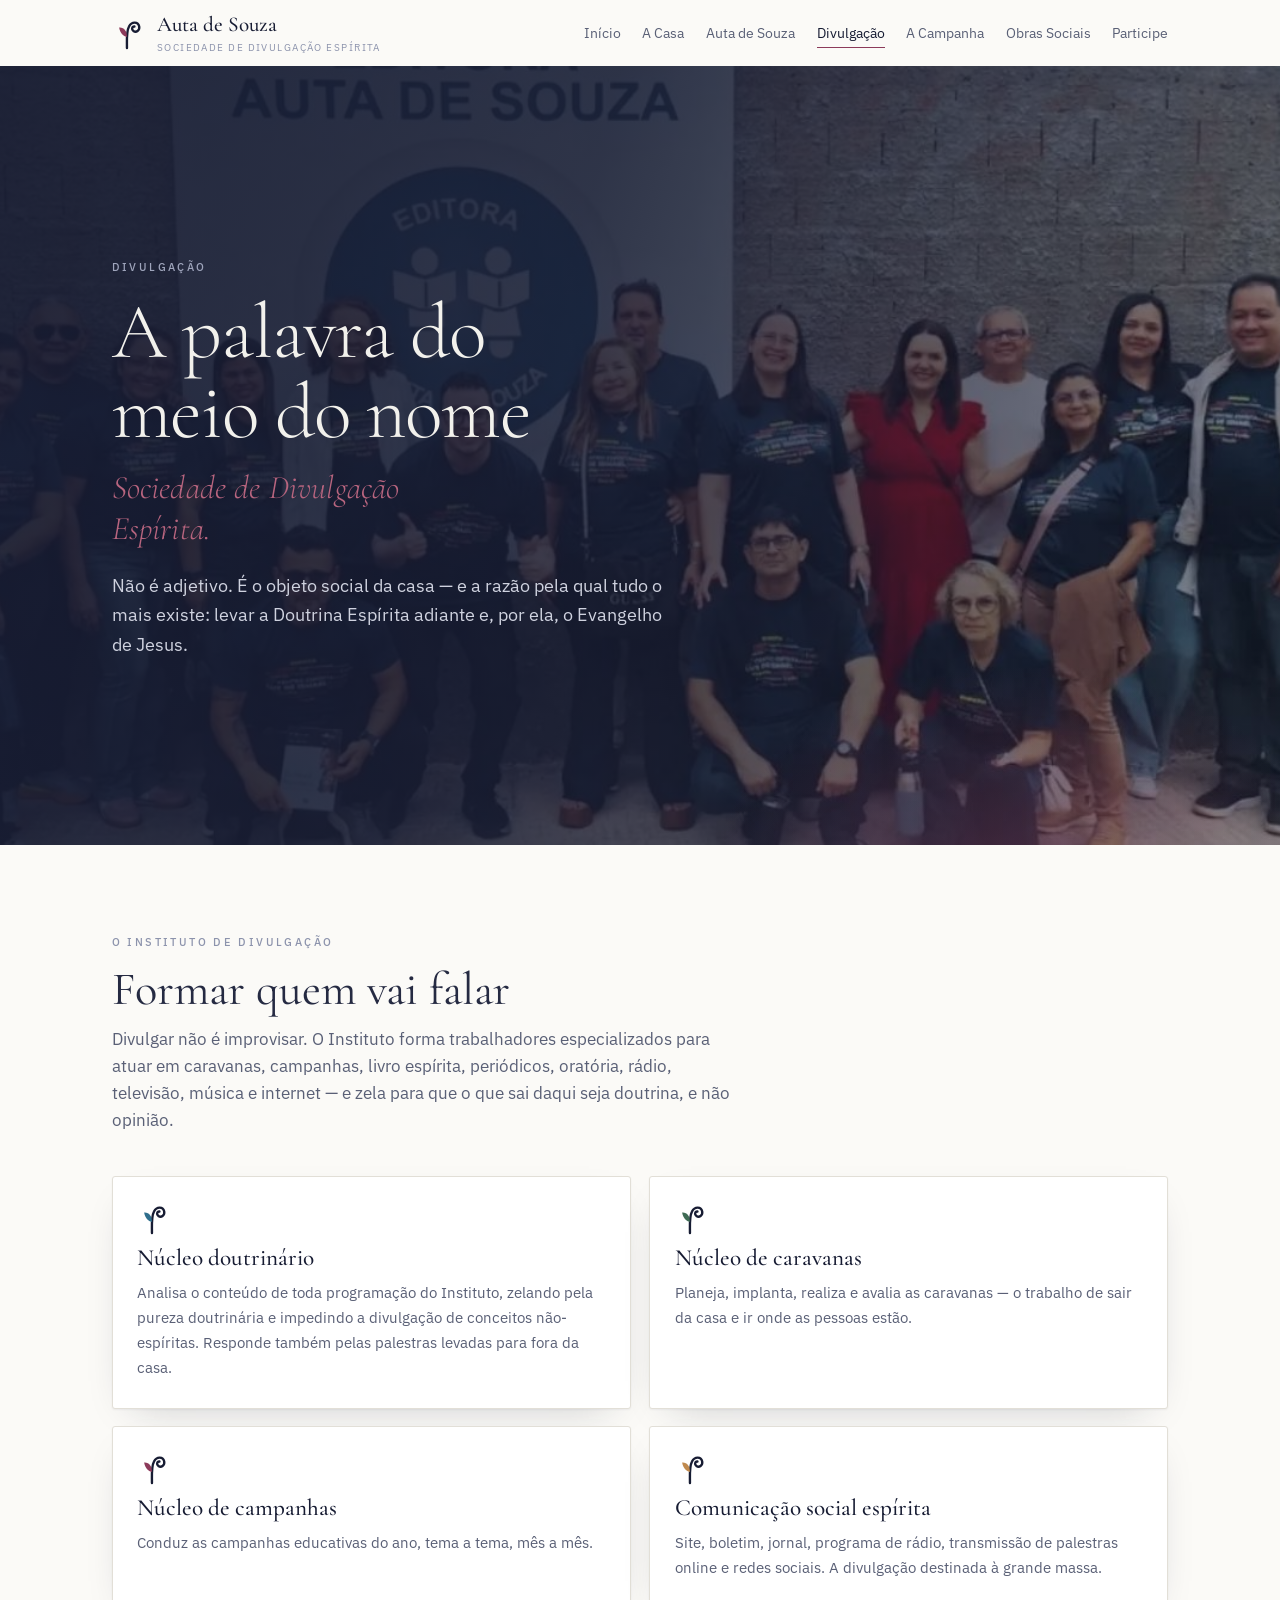
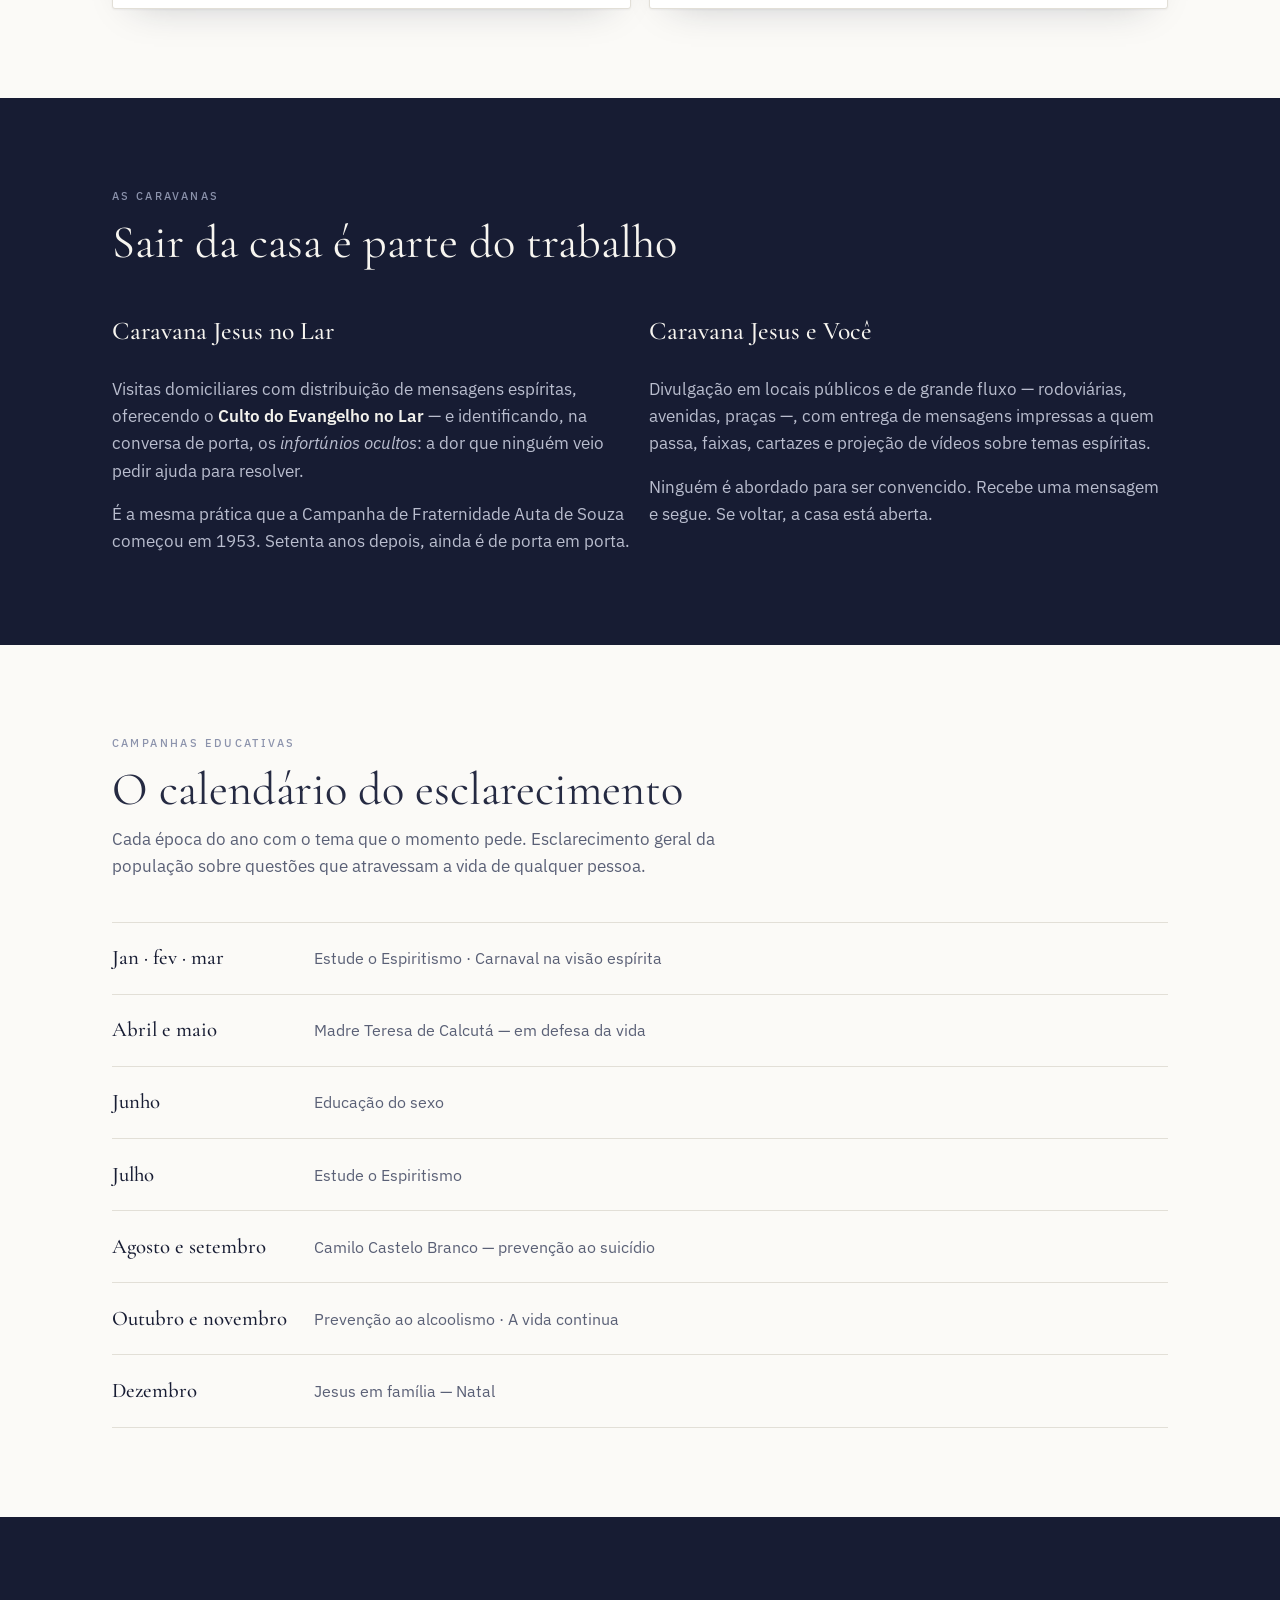
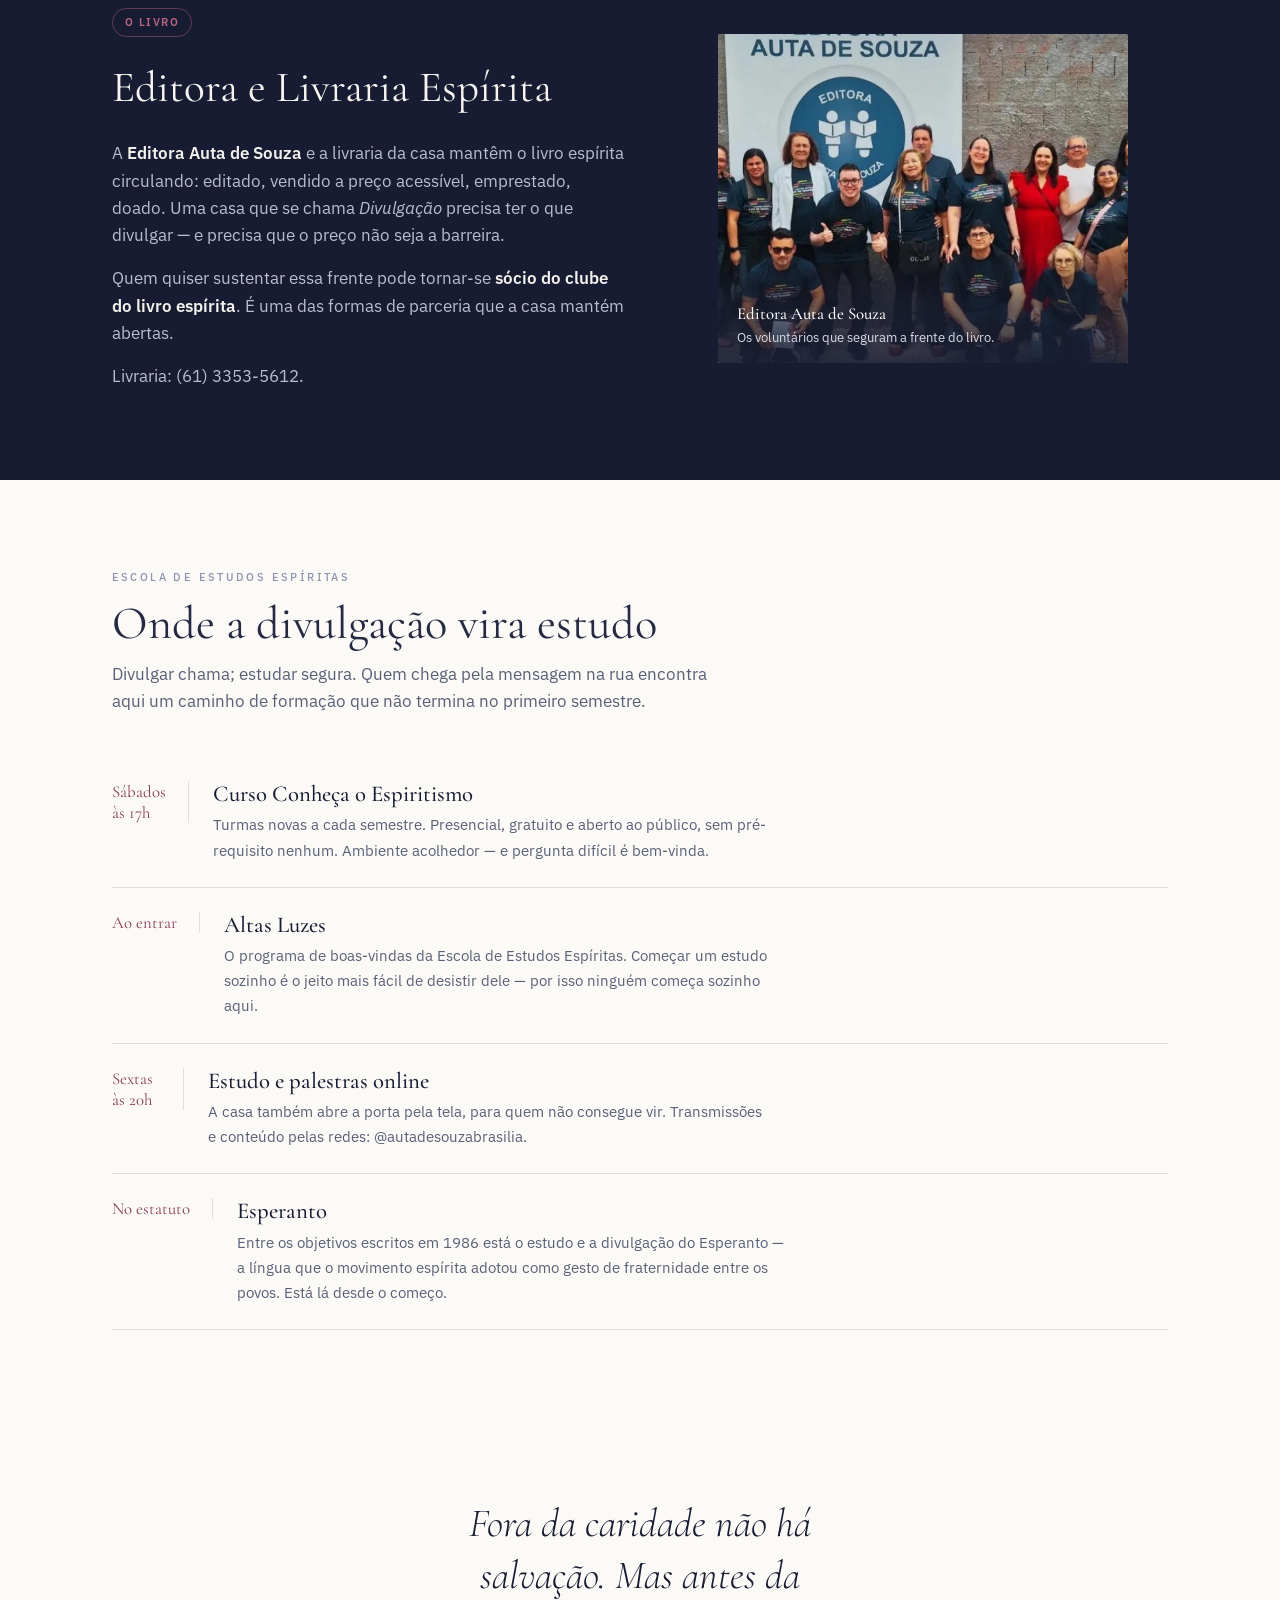
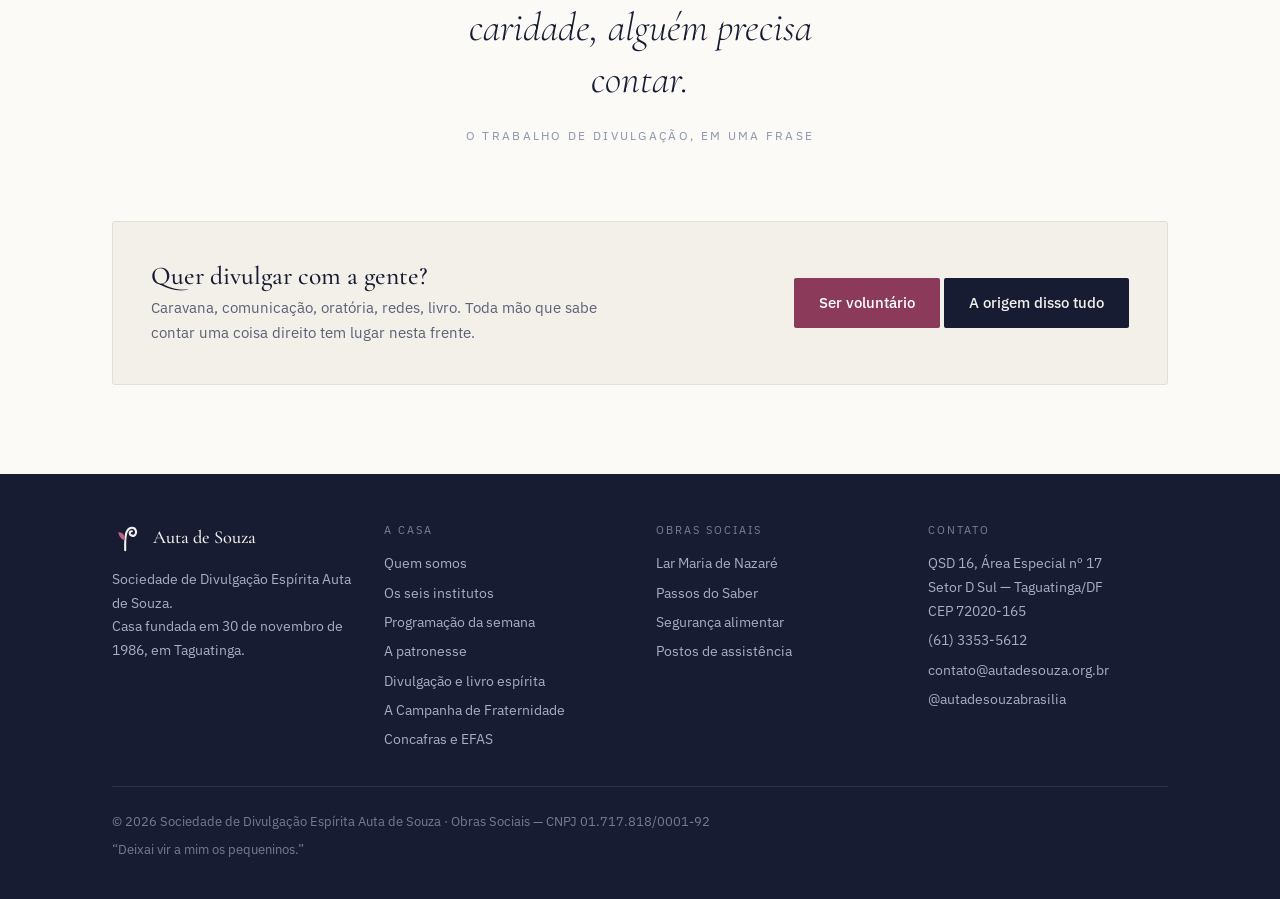
<file: divulgacao.html>
<!doctype html>
<html lang="pt-BR">
<head>
<meta charset="utf-8">
<meta name="viewport" content="width=device-width,initial-scale=1">
<title>Divulgação, Editora e Livraria — Auta de Souza</title>
<meta name="description" content="O Instituto de Divulgação, as caravanas Jesus no Lar e Jesus e Você, as campanhas educativas do ano, a Editora e a Livraria Espírita e a Escola de Estudos Espíritas.">
<meta name="theme-color" content="#171C33">
<meta property="og:title" content="Divulgação, Editora e Livraria — Auta de Souza">
<meta property="og:description" content="O Instituto de Divulgação, as caravanas Jesus no Lar e Jesus e Você, as campanhas educativas do ano, a Editora e a Livraria Espírita e a Escola de Estudos Espíritas.">
<meta property="og:type" content="website">
<link rel="icon" href="assets/img/marca_sociedade_dalia.svg" type="image/svg+xml">
<link rel="preconnect" href="https://fonts.googleapis.com">
<link rel="preconnect" href="https://fonts.gstatic.com" crossorigin>
<link rel="stylesheet" href="https://fonts.googleapis.com/css2?family=Cormorant+Garamond:ital,wght@0,300;0,400;0,500;0,600;1,300;1,400&family=IBM+Plex+Sans:ital,wght@0,300;0,400;0,500;0,600&display=swap">
<link rel="stylesheet" href="assets/css/style.css?v=6">
</head>
<body>
<a class="pular" href="#conteudo">Ir para o conteúdo</a>
<header id="hdr">
  <div class="wrap bar">
    <a class="brand" href="index.html">
      <svg class="" viewBox="0 0 100 100" aria-hidden="true"><path d="M44 94 C44 68 42 46 50 31 C58 15 77 16 80 31 C82 43 71 50 63 44 C57 40 58 30 66 31" stroke="#171C33" stroke-width="7" fill="none" stroke-linecap="round" stroke-linejoin="round"/><path d="M44 62 C33 60 23 49 21 34 C36 33 44 45 44 62 Z" fill="#8C3A5A"/></svg>
      <span class="bt"><b>Auta de Souza</b><span>Sociedade de Divulgação Espírita</span></span>
    </a>
    <button class="burger" id="burger" aria-label="Abrir menu" aria-controls="nav" aria-expanded="false"><i></i><i></i><i></i></button>
    <nav id="nav" aria-label="Principal">
      <ul>
        <li><a href="index.html">Início</a></li>
        <li><a href="a-casa.html">A Casa</a></li>
        <li><a href="auta.html">Auta de Souza</a></li>
        <li><a href="divulgacao.html" aria-current="page">Divulgação</a></li>
        <li><a href="campanha.html">A Campanha</a></li>
        <li><a href="obras-sociais.html">Obras Sociais</a></li>
        <li><a href="participe.html">Participe</a></li>
      </ul>
    </nav>
  </div>
</header>
<main id="conteudo">

<section class="hero-foto">
  <div class="bg"><img src="assets/img/equipe-editora.jpg" alt="Trabalhadores da casa em frente à Editora Auta de Souza"></div>
  <div class="wrap" style="padding-block:clamp(3.4rem,8vw,6rem)">
    <span class="eyebrow" style="color:#9FA5BC">Divulgação</span>
    <h1 style="margin-top:.9rem">A palavra do meio do nome</h1>
    <p class="declama">Sociedade de <em>Divulgação</em> Espírita.</p>
    <p class="lead">Não é adjetivo. É o objeto social da casa — e a razão pela qual tudo o mais existe:
       levar a Doutrina Espírita adiante e, por ela, o Evangelho de Jesus.</p>
  </div>
</section>

<section>
  <div class="wrap">
    <div class="sec-head rv">
      <span class="eyebrow">O Instituto de Divulgação</span>
      <h2 class="serif">Formar quem vai falar</h2>
      <p>Divulgar não é improvisar. O Instituto forma trabalhadores especializados para atuar em caravanas,
         campanhas, livro espírita, periódicos, oratória, rádio, televisão, música e internet — e zela para
         que o que sai daqui seja doutrina, e não opinião.</p>
    </div>
    <div class="grid g2">
      <article class="card rv">
        <svg class="" viewBox="0 0 100 100" aria-hidden="true"><path d="M44 94 C44 68 42 46 50 31 C58 15 77 16 80 31 C82 43 71 50 63 44 C57 40 58 30 66 31" stroke="#171C33" stroke-width="7" fill="none" stroke-linecap="round" stroke-linejoin="round"/><path d="M44 62 C33 60 23 49 21 34 C36 33 44 45 44 62 Z" fill="#2F6E8C"/></svg>
        <h3>Núcleo doutrinário</h3>
        <p>Analisa o conteúdo de toda programação do Instituto, zelando pela pureza doutrinária e impedindo
           a divulgação de conceitos não-espíritas. Responde também pelas palestras levadas para fora da casa.</p>
      </article>
      <article class="card rv">
        <svg class="" viewBox="0 0 100 100" aria-hidden="true"><path d="M44 94 C44 68 42 46 50 31 C58 15 77 16 80 31 C82 43 71 50 63 44 C57 40 58 30 66 31" stroke="#171C33" stroke-width="7" fill="none" stroke-linecap="round" stroke-linejoin="round"/><path d="M44 62 C33 60 23 49 21 34 C36 33 44 45 44 62 Z" fill="#3F6B54"/></svg>
        <h3>Núcleo de caravanas</h3>
        <p>Planeja, implanta, realiza e avalia as caravanas — o trabalho de sair da casa e ir onde as
           pessoas estão.</p>
      </article>
      <article class="card rv">
        <svg class="" viewBox="0 0 100 100" aria-hidden="true"><path d="M44 94 C44 68 42 46 50 31 C58 15 77 16 80 31 C82 43 71 50 63 44 C57 40 58 30 66 31" stroke="#171C33" stroke-width="7" fill="none" stroke-linecap="round" stroke-linejoin="round"/><path d="M44 62 C33 60 23 49 21 34 C36 33 44 45 44 62 Z" fill="#8C3A5A"/></svg>
        <h3>Núcleo de campanhas</h3>
        <p>Conduz as campanhas educativas do ano, tema a tema, mês a mês.</p>
      </article>
      <article class="card rv">
        <svg class="" viewBox="0 0 100 100" aria-hidden="true"><path d="M44 94 C44 68 42 46 50 31 C58 15 77 16 80 31 C82 43 71 50 63 44 C57 40 58 30 66 31" stroke="#171C33" stroke-width="7" fill="none" stroke-linecap="round" stroke-linejoin="round"/><path d="M44 62 C33 60 23 49 21 34 C36 33 44 45 44 62 Z" fill="#C08A4E"/></svg>
        <h3>Comunicação social espírita</h3>
        <p>Site, boletim, jornal, programa de rádio, transmissão de palestras online e redes sociais.
           A divulgação destinada à grande massa.</p>
      </article>
    </div>
  </div>
</section>

<section class="escuro">
  <div class="wrap">
    <div class="sec-head rv">
      <span class="eyebrow">As caravanas</span>
      <h2 class="serif">Sair da casa é parte do trabalho</h2>
    </div>
    <div class="grid g2">
      <div class="prosa rv">
        <h3 class="serif" style="font-size:1.6rem;color:#F7F5F0;font-weight:500;margin-bottom:.5rem">Caravana Jesus no Lar</h3>
        <p>Visitas domiciliares com distribuição de mensagens espíritas, oferecendo o
           <strong>Culto do Evangelho no Lar</strong> — e identificando, na conversa de porta,
           os <em>infortúnios ocultos</em>: a dor que ninguém veio pedir ajuda para resolver.</p>
        <p>É a mesma prática que a Campanha de Fraternidade Auta de Souza começou em 1953. Setenta anos depois,
           ainda é de porta em porta.</p>
      </div>
      <div class="prosa rv">
        <h3 class="serif" style="font-size:1.6rem;color:#F7F5F0;font-weight:500;margin-bottom:.5rem">Caravana Jesus e Você</h3>
        <p>Divulgação em locais públicos e de grande fluxo — rodoviárias, avenidas, praças —, com entrega de
           mensagens impressas a quem passa, faixas, cartazes e projeção de vídeos sobre temas espíritas.</p>
        <p>Ninguém é abordado para ser convencido. Recebe uma mensagem e segue. Se voltar, a casa está aberta.</p>
      </div>
    </div>
  </div>
</section>

<section>
  <div class="wrap">
    <div class="sec-head rv">
      <span class="eyebrow">Campanhas educativas</span>
      <h2 class="serif">O calendário do esclarecimento</h2>
      <p>Cada época do ano com o tema que o momento pede. Esclarecimento geral da população sobre
         questões que atravessam a vida de qualquer pessoa.</p>
    </div>
    <div class="semana rv">
      <div class="dia"><b>Jan · fev · mar</b><p>Estude o Espiritismo · Carnaval na visão espírita</p></div>
      <div class="dia"><b>Abril e maio</b><p>Madre Teresa de Calcutá — em defesa da vida</p></div>
      <div class="dia"><b>Junho</b><p>Educação do sexo</p></div>
      <div class="dia"><b>Julho</b><p>Estude o Espiritismo</p></div>
      <div class="dia"><b>Agosto e setembro</b><p>Camilo Castelo Branco — prevenção ao suicídio</p></div>
      <div class="dia"><b>Outubro e novembro</b><p>Prevenção ao alcoolismo · A vida continua</p></div>
      <div class="dia"><b>Dezembro</b><p>Jesus em família — Natal</p></div>
    </div>
  </div>
</section>

<section class="escuro">
  <div class="wrap">
    <div class="duo">
      <div>
        <span class="pill">O livro</span>
        <h2 class="serif" style="font-size:clamp(1.9rem,3.6vw,2.7rem);margin:.9rem 0 1.1rem;color:#F7F5F0">Editora e Livraria Espírita</h2>
        <div class="prosa">
          <p>A <strong>Editora Auta de Souza</strong> e a livraria da casa mantêm o livro espírita circulando:
             editado, vendido a preço acessível, emprestado, doado. Uma casa que se chama <em>Divulgação</em>
             precisa ter o que divulgar — e precisa que o preço não seja a barreira.</p>
          <p>Quem quiser sustentar essa frente pode tornar-se <strong>sócio do clube do livro espírita</strong>.
             É uma das formas de parceria que a casa mantém abertas.</p>
          <p>Livraria: <a href="tel:+556133535612">(61) 3353-5612</a>.</p>
        </div>
      </div>
      <figure class="foto rv"><img src="assets/img/equipe-editora.jpg" alt="Editora Auta de Souza" loading="lazy"><figcaption><b>Editora Auta de Souza</b>Os voluntários que seguram a frente do livro.</figcaption></figure>
    </div>
  </div>
</section>

<section>
  <div class="wrap">
    <div class="sec-head rv">
      <span class="eyebrow">Escola de Estudos Espíritas</span>
      <h2 class="serif">Onde a divulgação vira estudo</h2>
      <p>Divulgar chama; estudar segura. Quem chega pela mensagem na rua encontra aqui um caminho de formação
         que não termina no primeiro semestre.</p>
    </div>
    <div class="evento rv">
      <div class="quando">Sábados<br>às 17h</div>
      <div>
        <h3>Curso Conheça o Espiritismo</h3>
        <p>Turmas novas a cada semestre. Presencial, gratuito e aberto ao público, sem pré-requisito nenhum.
           Ambiente acolhedor — e pergunta difícil é bem-vinda.</p>
      </div>
    </div>
    <div class="evento rv">
      <div class="quando">Ao entrar</div>
      <div>
        <h3>Altas Luzes</h3>
        <p>O programa de boas-vindas da Escola de Estudos Espíritas. Começar um estudo sozinho é o jeito mais
           fácil de desistir dele — por isso ninguém começa sozinho aqui.</p>
      </div>
    </div>
    <div class="evento rv">
      <div class="quando">Sextas<br>às 20h</div>
      <div>
        <h3>Estudo e palestras online</h3>
        <p>A casa também abre a porta pela tela, para quem não consegue vir. Transmissões e conteúdo pelas
           redes: <a href="https://www.instagram.com/autadesouzabrasilia/" rel="noopener">@autadesouzabrasilia</a>.</p>
      </div>
    </div>
    <div class="evento rv">
      <div class="quando">No estatuto</div>
      <div>
        <h3>Esperanto</h3>
        <p>Entre os objetivos escritos em 1986 está o estudo e a divulgação do Esperanto — a língua que o
           movimento espírita adotou como gesto de fraternidade entre os povos. Está lá desde o começo.</p>
      </div>
    </div>
  </div>
</section>

<section class="citacao">
  <div class="wrap rv">
    <blockquote>Fora da caridade não há salvação. Mas antes da caridade, alguém precisa contar.</blockquote>
    <cite>O trabalho de divulgação, em uma frase</cite>
  </div>
</section>

<section style="padding-top:0">
  <div class="wrap">
    <div class="cta-box rv">
      <div>
        <h3>Quer divulgar com a gente?</h3>
        <p>Caravana, comunicação, oratória, redes, livro. Toda mão que sabe contar uma coisa direito
           tem lugar nesta frente.</p>
      </div>
      <div class="acts" style="margin:0">
        <a class="btn btn-d" href="participe.html#voluntario">Ser voluntário</a>
        <a class="btn btn-n" href="campanha.html">A origem disso tudo</a>
      </div>
    </div>
  </div>
</section>
</main>
<footer>
  <div class="wrap">
    <div class="cols">
      <div>
        <div class="fbrand"><svg class="" viewBox="0 0 100 100" aria-hidden="true"><path d="M44 94 C44 68 42 46 50 31 C58 15 77 16 80 31 C82 43 71 50 63 44 C57 40 58 30 66 31" stroke="#F2F1EC" stroke-width="7" fill="none" stroke-linecap="round" stroke-linejoin="round"/><path d="M44 62 C33 60 23 49 21 34 C36 33 44 45 44 62 Z" fill="#B8657F"/></svg><b>Auta de Souza</b></div>
        <p>Sociedade de Divulgação Espírita Auta de Souza.<br>Casa fundada em 30 de novembro de 1986, em Taguatinga.</p>
      </div>
      <div>
        <h4>A Casa</h4>
        <ul>
          <li><a href="a-casa.html">Quem somos</a></li>
          <li><a href="a-casa.html#institutos">Os seis institutos</a></li>
          <li><a href="a-casa.html#semana">Programação da semana</a></li>
          <li><a href="auta.html">A patronesse</a></li>
          <li><a href="divulgacao.html">Divulgação e livro espírita</a></li>
          <li><a href="campanha.html">A Campanha de Fraternidade</a></li>
          <li><a href="concafras.html">Concafras e EFAS</a></li>
        </ul>
      </div>
      <div>
        <h4>Obras Sociais</h4>
        <ul>
          <li><a href="obras-sociais.html#lar">Lar Maria de Nazaré</a></li>
          <li><a href="obras-sociais.html#passos">Passos do Saber</a></li>
          <li><a href="obras-sociais.html#alimentar">Segurança alimentar</a></li>
          <li><a href="obras-sociais.html#assistencia">Postos de assistência</a></li>
        </ul>
      </div>
      <div>
        <h4>Contato</h4>
        <ul>
          <li>QSD 16, Área Especial nº 17<br>Setor D Sul — Taguatinga/DF<br>CEP 72020-165</li>
          <li><a href="tel:+556133535612">(61) 3353-5612</a></li>
          <li><a href="mailto:contato@autadesouza.org.br">contato@autadesouza.org.br</a></li>
          <li><a href="https://www.instagram.com/autadesouzabrasilia/" rel="noopener">@autadesouzabrasilia</a></li>
        </ul>
      </div>
    </div>
    <div class="fim">
      <p>© 2026 Sociedade de Divulgação Espírita Auta de Souza · Obras Sociais — CNPJ 01.717.818/0001-92</p>
      <p style="margin-top:.4rem">“Deixai vir a mim os pequeninos.”</p>
    </div>
  </div>
</footer>
<script src="assets/js/main.js?v=6"></script>
</body>
</html>
</file>
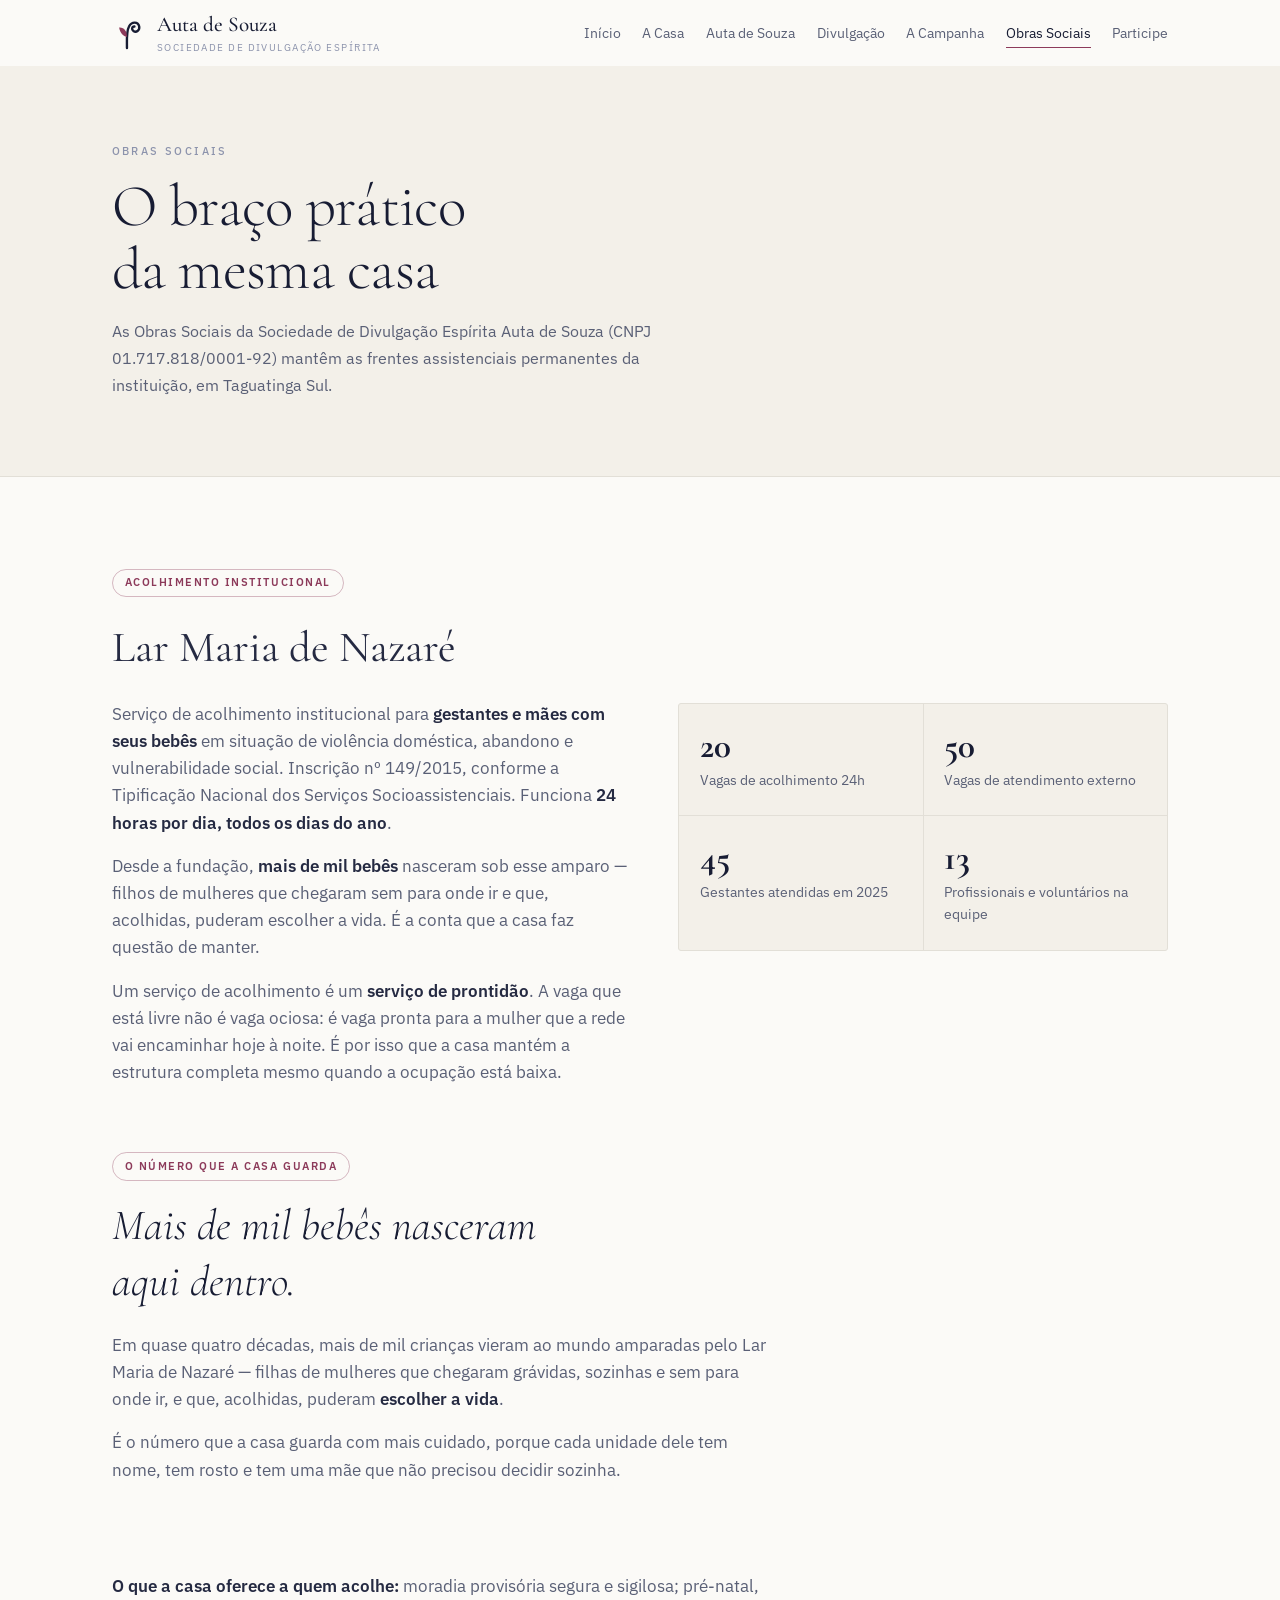
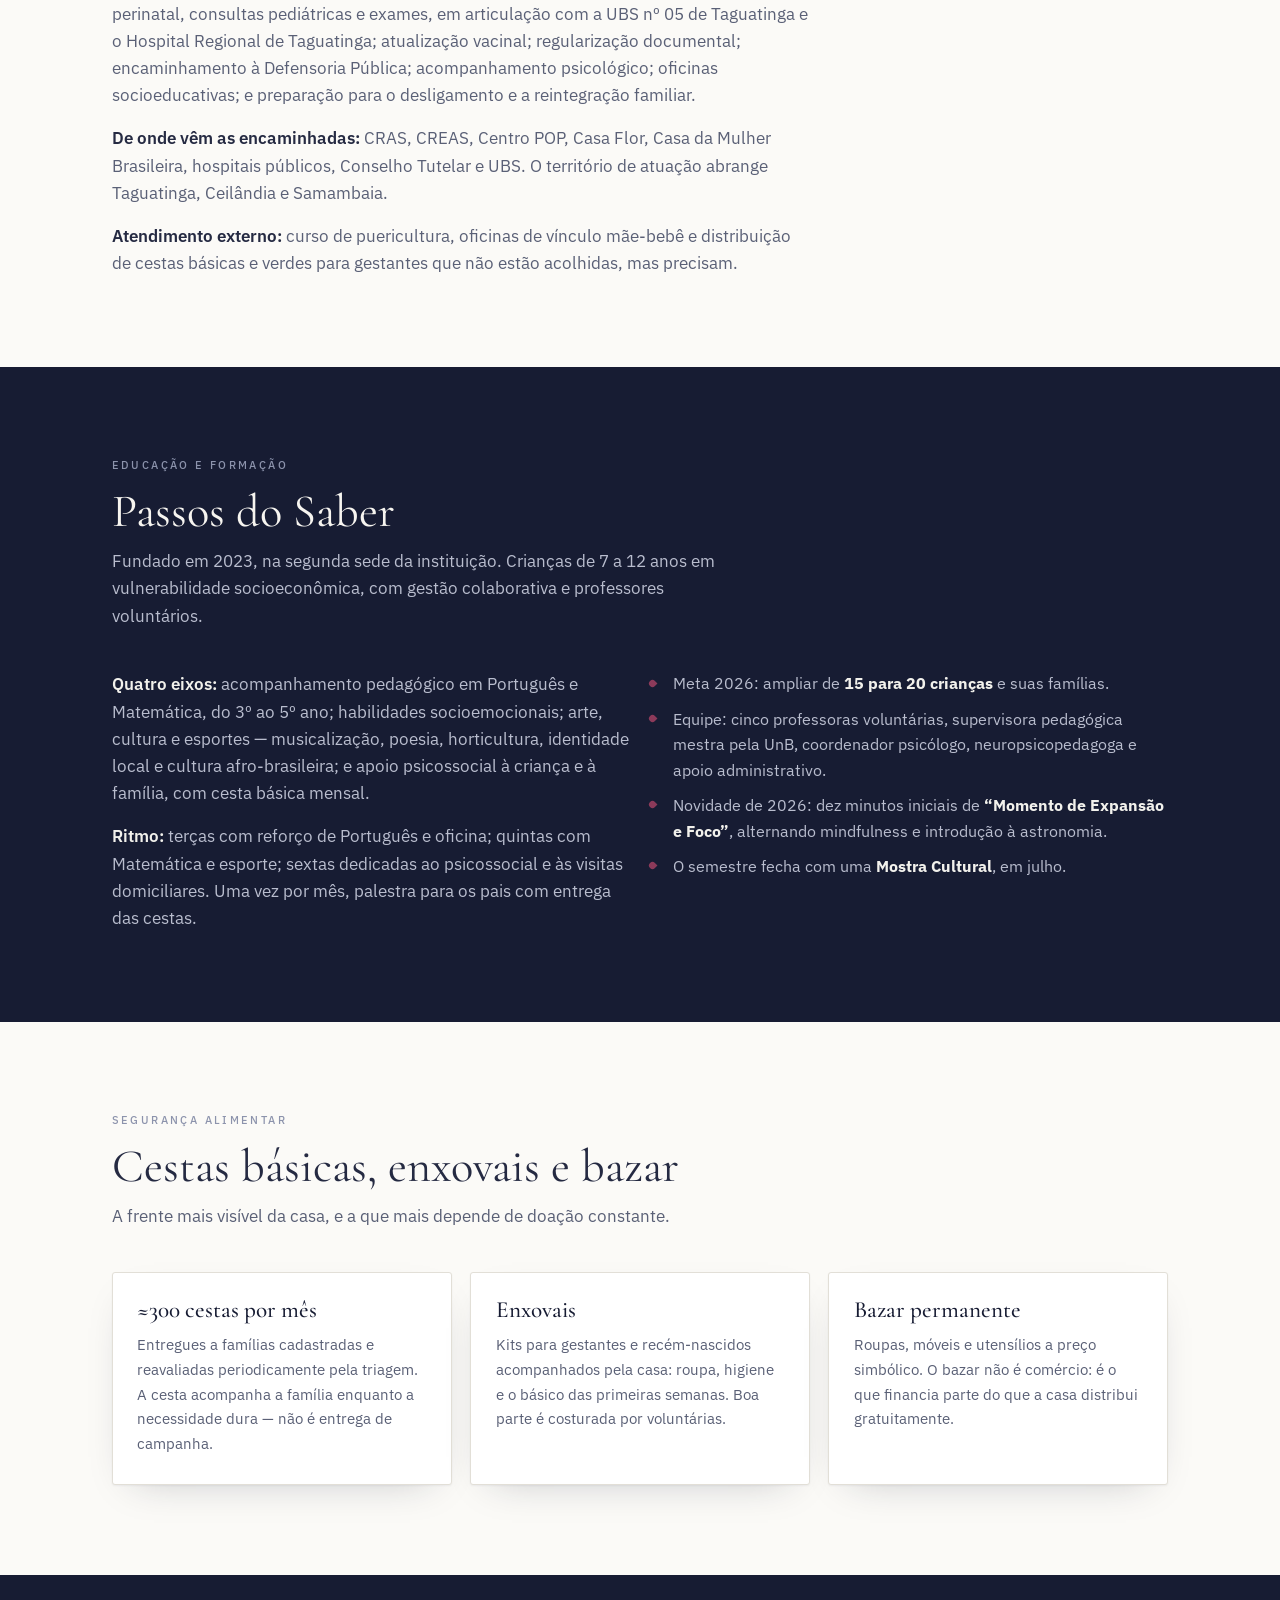
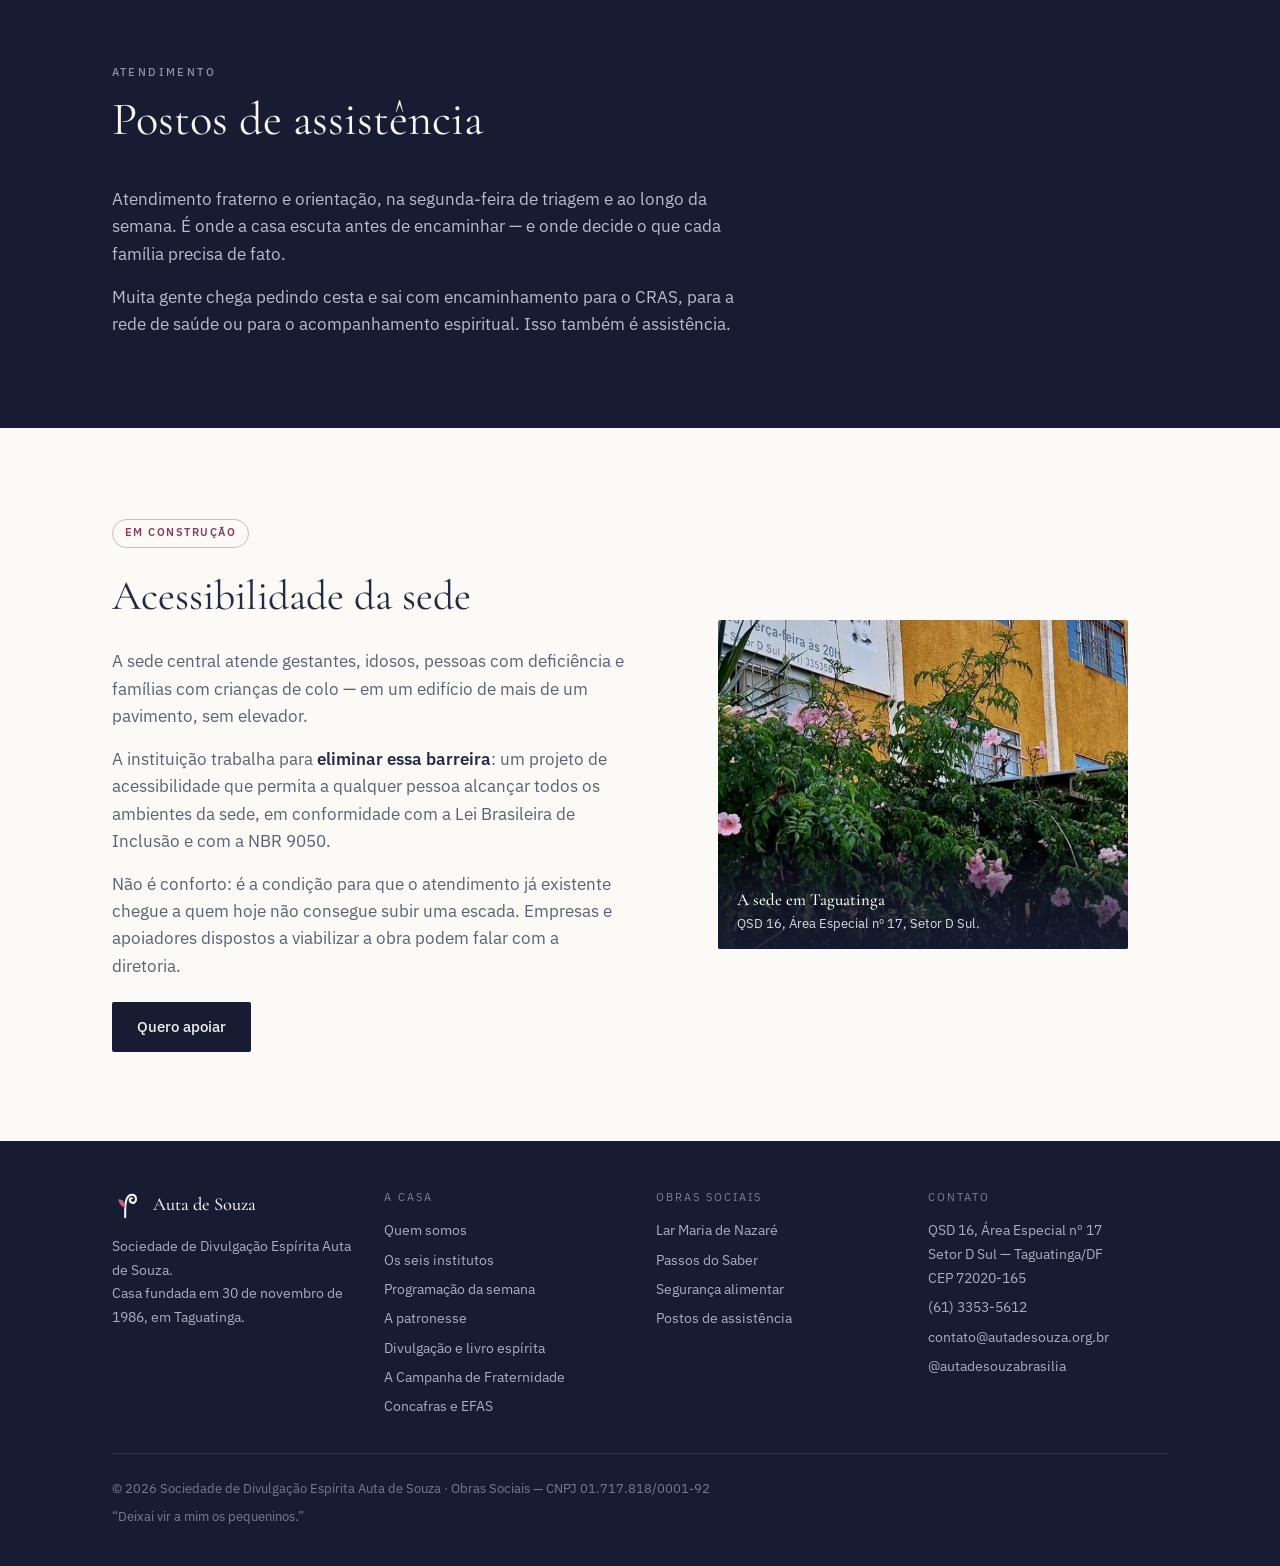
<file: obras-sociais.html>
<!doctype html>
<html lang="pt-BR">
<head>
<meta charset="utf-8">
<meta name="viewport" content="width=device-width,initial-scale=1">
<title>Obras Sociais — Auta de Souza, Taguatinga/DF</title>
<meta name="description" content="Lar Maria de Nazaré, Passos do Saber, cestas básicas, enxovais, bazar e postos de assistência mantidos pelas Obras Sociais da Sociedade de Divulgação Espírita Auta de Souza.">
<meta name="theme-color" content="#171C33">
<meta property="og:title" content="Obras Sociais — Auta de Souza, Taguatinga/DF">
<meta property="og:description" content="Lar Maria de Nazaré, Passos do Saber, cestas básicas, enxovais, bazar e postos de assistência mantidos pelas Obras Sociais da Sociedade de Divulgação Espírita Auta de Souza.">
<meta property="og:type" content="website">
<link rel="icon" href="assets/img/marca_sociedade_dalia.svg" type="image/svg+xml">
<link rel="preconnect" href="https://fonts.googleapis.com">
<link rel="preconnect" href="https://fonts.gstatic.com" crossorigin>
<link rel="stylesheet" href="https://fonts.googleapis.com/css2?family=Cormorant+Garamond:ital,wght@0,300;0,400;0,500;0,600;1,300;1,400&family=IBM+Plex+Sans:ital,wght@0,300;0,400;0,500;0,600&display=swap">
<link rel="stylesheet" href="assets/css/style.css?v=6">
</head>
<body>
<a class="pular" href="#conteudo">Ir para o conteúdo</a>
<header id="hdr">
  <div class="wrap bar">
    <a class="brand" href="index.html">
      <svg class="" viewBox="0 0 100 100" aria-hidden="true"><path d="M44 94 C44 68 42 46 50 31 C58 15 77 16 80 31 C82 43 71 50 63 44 C57 40 58 30 66 31" stroke="#171C33" stroke-width="7" fill="none" stroke-linecap="round" stroke-linejoin="round"/><path d="M44 62 C33 60 23 49 21 34 C36 33 44 45 44 62 Z" fill="#8C3A5A"/></svg>
      <span class="bt"><b>Auta de Souza</b><span>Sociedade de Divulgação Espírita</span></span>
    </a>
    <button class="burger" id="burger" aria-label="Abrir menu" aria-controls="nav" aria-expanded="false"><i></i><i></i><i></i></button>
    <nav id="nav" aria-label="Principal">
      <ul>
        <li><a href="index.html">Início</a></li>
        <li><a href="a-casa.html">A Casa</a></li>
        <li><a href="auta.html">Auta de Souza</a></li>
        <li><a href="divulgacao.html">Divulgação</a></li>
        <li><a href="campanha.html">A Campanha</a></li>
        <li><a href="obras-sociais.html" aria-current="page">Obras Sociais</a></li>
        <li><a href="participe.html">Participe</a></li>
      </ul>
    </nav>
  </div>
</header>
<main id="conteudo">

<section class="pagetop">
  <div class="wrap">
    <span class="eyebrow">Obras Sociais</span>
    <h1 class="serif">O braço prático da mesma casa</h1>
    <p>As Obras Sociais da Sociedade de Divulgação Espírita Auta de Souza (CNPJ 01.717.818/0001-92)
       mantêm as frentes assistenciais permanentes da instituição, em Taguatinga Sul.</p>
  </div>
</section>

<section id="lar">
  <div class="wrap">
    <div class="duo">
      <div class="rv">
        <span class="pill">Acolhimento institucional</span>
        <h2 class="serif" style="font-size:clamp(1.9rem,3.6vw,2.7rem);margin:.9rem 0 1.1rem">Lar Maria de Nazaré</h2>
        <div class="prosa">
          <p>Serviço de acolhimento institucional para <strong>gestantes e mães com seus bebês</strong> em
             situação de violência doméstica, abandono e vulnerabilidade social. Inscrição nº 149/2015,
             conforme a Tipificação Nacional dos Serviços Socioassistenciais. Funciona
             <strong>24 horas por dia, todos os dias do ano</strong>.</p>
          <p>Desde a fundação, <strong>mais de mil bebês</strong> nasceram sob esse amparo — filhos de
             mulheres que chegaram sem para onde ir e que, acolhidas, puderam escolher a vida. É a conta que
             a casa faz questão de manter.</p>
          <p>Um serviço de acolhimento é um <strong>serviço de prontidão</strong>. A vaga que está livre não é
             vaga ociosa: é vaga pronta para a mulher que a rede vai encaminhar hoje à noite. É por isso que
             a casa mantém a estrutura completa mesmo quando a ocupação está baixa.</p>
        </div>
      </div>
      <div class="rv placar">
        <div class="num"><b>20</b><span>Vagas de acolhimento 24h</span></div>
        <div class="num"><b>50</b><span>Vagas de atendimento externo</span></div>
        <div class="num"><b>45</b><span>Gestantes atendidas em 2025</span></div>
        <div class="num"><b>13</b><span>Profissionais e voluntários na equipe</span></div>
      </div>
    </div>

    <div class="citacao rv" style="padding-block:clamp(2.4rem,5vw,4rem);text-align:left">
      <span class="pill">O número que a casa guarda</span>
      <blockquote style="max-width:26ch;margin:1rem 0 0;font-size:clamp(1.7rem,3.6vw,2.7rem)">Mais de mil bebês nasceram aqui dentro.</blockquote>
      <div class="prosa" style="margin-top:1.4rem;max-width:66ch">
        <p>Em quase quatro décadas, mais de mil crianças vieram ao mundo amparadas pelo Lar Maria de Nazaré —
          filhas de mulheres que chegaram grávidas, sozinhas e sem para onde ir, e que, acolhidas,
          puderam <strong>escolher a vida</strong>.</p>
        <p>É o número que a casa guarda com mais cuidado, porque cada unidade dele tem nome, tem rosto
          e tem uma mãe que não precisou decidir sozinha.</p>
      </div>
    </div>

    <div class="prosa rv" style="margin-top:1.6rem;max-width:70ch">
      <p><strong>O que a casa oferece a quem acolhe:</strong> moradia provisória segura e sigilosa;
         pré-natal, perinatal, consultas pediátricas e exames, em articulação com a UBS nº 05 de Taguatinga
         e o Hospital Regional de Taguatinga; atualização vacinal; regularização documental; encaminhamento
         à Defensoria Pública; acompanhamento psicológico; oficinas socioeducativas; e preparação para o
         desligamento e a reintegração familiar.</p>
      <p><strong>De onde vêm as encaminhadas:</strong> CRAS, CREAS, Centro POP, Casa Flor, Casa da Mulher
         Brasileira, hospitais públicos, Conselho Tutelar e UBS. O território de atuação abrange
         Taguatinga, Ceilândia e Samambaia.</p>
      <p><strong>Atendimento externo:</strong> curso de puericultura, oficinas de vínculo mãe-bebê e
         distribuição de cestas básicas e verdes para gestantes que não estão acolhidas, mas precisam.</p>
    </div>
  </div>
</section>

<section id="passos" class="escuro">
  <div class="wrap">
    <div class="sec-head rv">
      <span class="eyebrow">Educação e formação</span>
      <h2 class="serif">Passos do Saber</h2>
      <p>Fundado em 2023, na segunda sede da instituição. Crianças de 7 a 12 anos em vulnerabilidade
         socioeconômica, com gestão colaborativa e professores voluntários.</p>
    </div>
    <div class="grid g2">
      <div class="prosa rv">
        <p><strong>Quatro eixos:</strong> acompanhamento pedagógico em Português e Matemática, do 3º ao 5º ano;
           habilidades socioemocionais; arte, cultura e esportes — musicalização, poesia, horticultura,
           identidade local e cultura afro-brasileira; e apoio psicossocial à criança e à família,
           com cesta básica mensal.</p>
        <p><strong>Ritmo:</strong> terças com reforço de Português e oficina; quintas com Matemática e
           esporte; sextas dedicadas ao psicossocial e às visitas domiciliares. Uma vez por mês,
           palestra para os pais com entrega das cestas.</p>
      </div>
      <div class="rv">
        <ul class="lista">
          <li>Meta 2026: ampliar de <strong>15 para 20 crianças</strong> e suas famílias.</li>
          <li>Equipe: cinco professoras voluntárias, supervisora pedagógica mestra pela UnB, coordenador psicólogo, neuropsicopedagoga e apoio administrativo.</li>
          <li>Novidade de 2026: dez minutos iniciais de <strong>“Momento de Expansão e Foco”</strong>, alternando mindfulness e introdução à astronomia.</li>
          <li>O semestre fecha com uma <strong>Mostra Cultural</strong>, em julho.</li>
        </ul>
      </div>
    </div>
  </div>
</section>

<section id="alimentar">
  <div class="wrap">
    <div class="sec-head rv">
      <span class="eyebrow">Segurança alimentar</span>
      <h2 class="serif">Cestas básicas, enxovais e bazar</h2>
      <p>A frente mais visível da casa, e a que mais depende de doação constante.</p>
    </div>
    <div class="grid g3">
      <article class="card rv"><h3>≈300 cestas por mês</h3><p>Entregues a famílias cadastradas e reavaliadas periodicamente pela triagem. A cesta acompanha a família enquanto a necessidade dura — não é entrega de campanha.</p></article>
      <article class="card rv"><h3>Enxovais</h3><p>Kits para gestantes e recém-nascidos acompanhados pela casa: roupa, higiene e o básico das primeiras semanas. Boa parte é costurada por voluntárias.</p></article>
      <article class="card rv"><h3>Bazar permanente</h3><p>Roupas, móveis e utensílios a preço simbólico. O bazar não é comércio: é o que financia parte do que a casa distribui gratuitamente.</p></article>
    </div>
  </div>
</section>

<section id="assistencia" class="escuro">
  <div class="wrap">
    <div class="sec-head rv">
      <span class="eyebrow">Atendimento</span>
      <h2 class="serif">Postos de assistência</h2>
    </div>
    <div class="prosa rv">
      <p>Atendimento fraterno e orientação, na segunda-feira de triagem e ao longo da semana. É onde a casa
         escuta antes de encaminhar — e onde decide o que cada família precisa de fato.</p>
      <p>Muita gente chega pedindo cesta e sai com encaminhamento para o CRAS, para a rede de saúde ou para
         o acompanhamento espiritual. Isso também é assistência.</p>
    </div>
  </div>
</section>

<section>
  <div class="wrap">
    <div class="duo">
      <div class="rv">
        <span class="pill">Em construção</span>
        <h2 class="serif" style="font-size:clamp(1.8rem,3.4vw,2.6rem);margin:.9rem 0 1.1rem">Acessibilidade da sede</h2>
        <div class="prosa">
          <p>A sede central atende gestantes, idosos, pessoas com deficiência e famílias com crianças de colo
             — em um edifício de mais de um pavimento, sem elevador.</p>
          <p>A instituição trabalha para <strong>eliminar essa barreira</strong>: um projeto de acessibilidade
             que permita a qualquer pessoa alcançar todos os ambientes da sede, em conformidade com a Lei
             Brasileira de Inclusão e com a NBR 9050.</p>
          <p>Não é conforto: é a condição para que o atendimento já existente chegue a quem hoje não consegue
             subir uma escada. Empresas e apoiadores dispostos a viabilizar a obra podem falar com a diretoria.</p>
          <p><a class="btn btn-n" href="participe.html" style="margin-top:.4rem">Quero apoiar</a></p>
        </div>
      </div>
      <figure class="foto rv"><img src="assets/img/sede-fachada.jpg" alt="A sede em Taguatinga" loading="lazy"><figcaption><b>A sede em Taguatinga</b>QSD 16, Área Especial nº 17, Setor D Sul.</figcaption></figure>
    </div>
  </div>
</section>
</main>
<footer>
  <div class="wrap">
    <div class="cols">
      <div>
        <div class="fbrand"><svg class="" viewBox="0 0 100 100" aria-hidden="true"><path d="M44 94 C44 68 42 46 50 31 C58 15 77 16 80 31 C82 43 71 50 63 44 C57 40 58 30 66 31" stroke="#F2F1EC" stroke-width="7" fill="none" stroke-linecap="round" stroke-linejoin="round"/><path d="M44 62 C33 60 23 49 21 34 C36 33 44 45 44 62 Z" fill="#B8657F"/></svg><b>Auta de Souza</b></div>
        <p>Sociedade de Divulgação Espírita Auta de Souza.<br>Casa fundada em 30 de novembro de 1986, em Taguatinga.</p>
      </div>
      <div>
        <h4>A Casa</h4>
        <ul>
          <li><a href="a-casa.html">Quem somos</a></li>
          <li><a href="a-casa.html#institutos">Os seis institutos</a></li>
          <li><a href="a-casa.html#semana">Programação da semana</a></li>
          <li><a href="auta.html">A patronesse</a></li>
          <li><a href="divulgacao.html">Divulgação e livro espírita</a></li>
          <li><a href="campanha.html">A Campanha de Fraternidade</a></li>
          <li><a href="concafras.html">Concafras e EFAS</a></li>
        </ul>
      </div>
      <div>
        <h4>Obras Sociais</h4>
        <ul>
          <li><a href="obras-sociais.html#lar">Lar Maria de Nazaré</a></li>
          <li><a href="obras-sociais.html#passos">Passos do Saber</a></li>
          <li><a href="obras-sociais.html#alimentar">Segurança alimentar</a></li>
          <li><a href="obras-sociais.html#assistencia">Postos de assistência</a></li>
        </ul>
      </div>
      <div>
        <h4>Contato</h4>
        <ul>
          <li>QSD 16, Área Especial nº 17<br>Setor D Sul — Taguatinga/DF<br>CEP 72020-165</li>
          <li><a href="tel:+556133535612">(61) 3353-5612</a></li>
          <li><a href="mailto:contato@autadesouza.org.br">contato@autadesouza.org.br</a></li>
          <li><a href="https://www.instagram.com/autadesouzabrasilia/" rel="noopener">@autadesouzabrasilia</a></li>
        </ul>
      </div>
    </div>
    <div class="fim">
      <p>© 2026 Sociedade de Divulgação Espírita Auta de Souza · Obras Sociais — CNPJ 01.717.818/0001-92</p>
      <p style="margin-top:.4rem">“Deixai vir a mim os pequeninos.”</p>
    </div>
  </div>
</footer>
<script src="assets/js/main.js?v=6"></script>
</body>
</html>
</file>
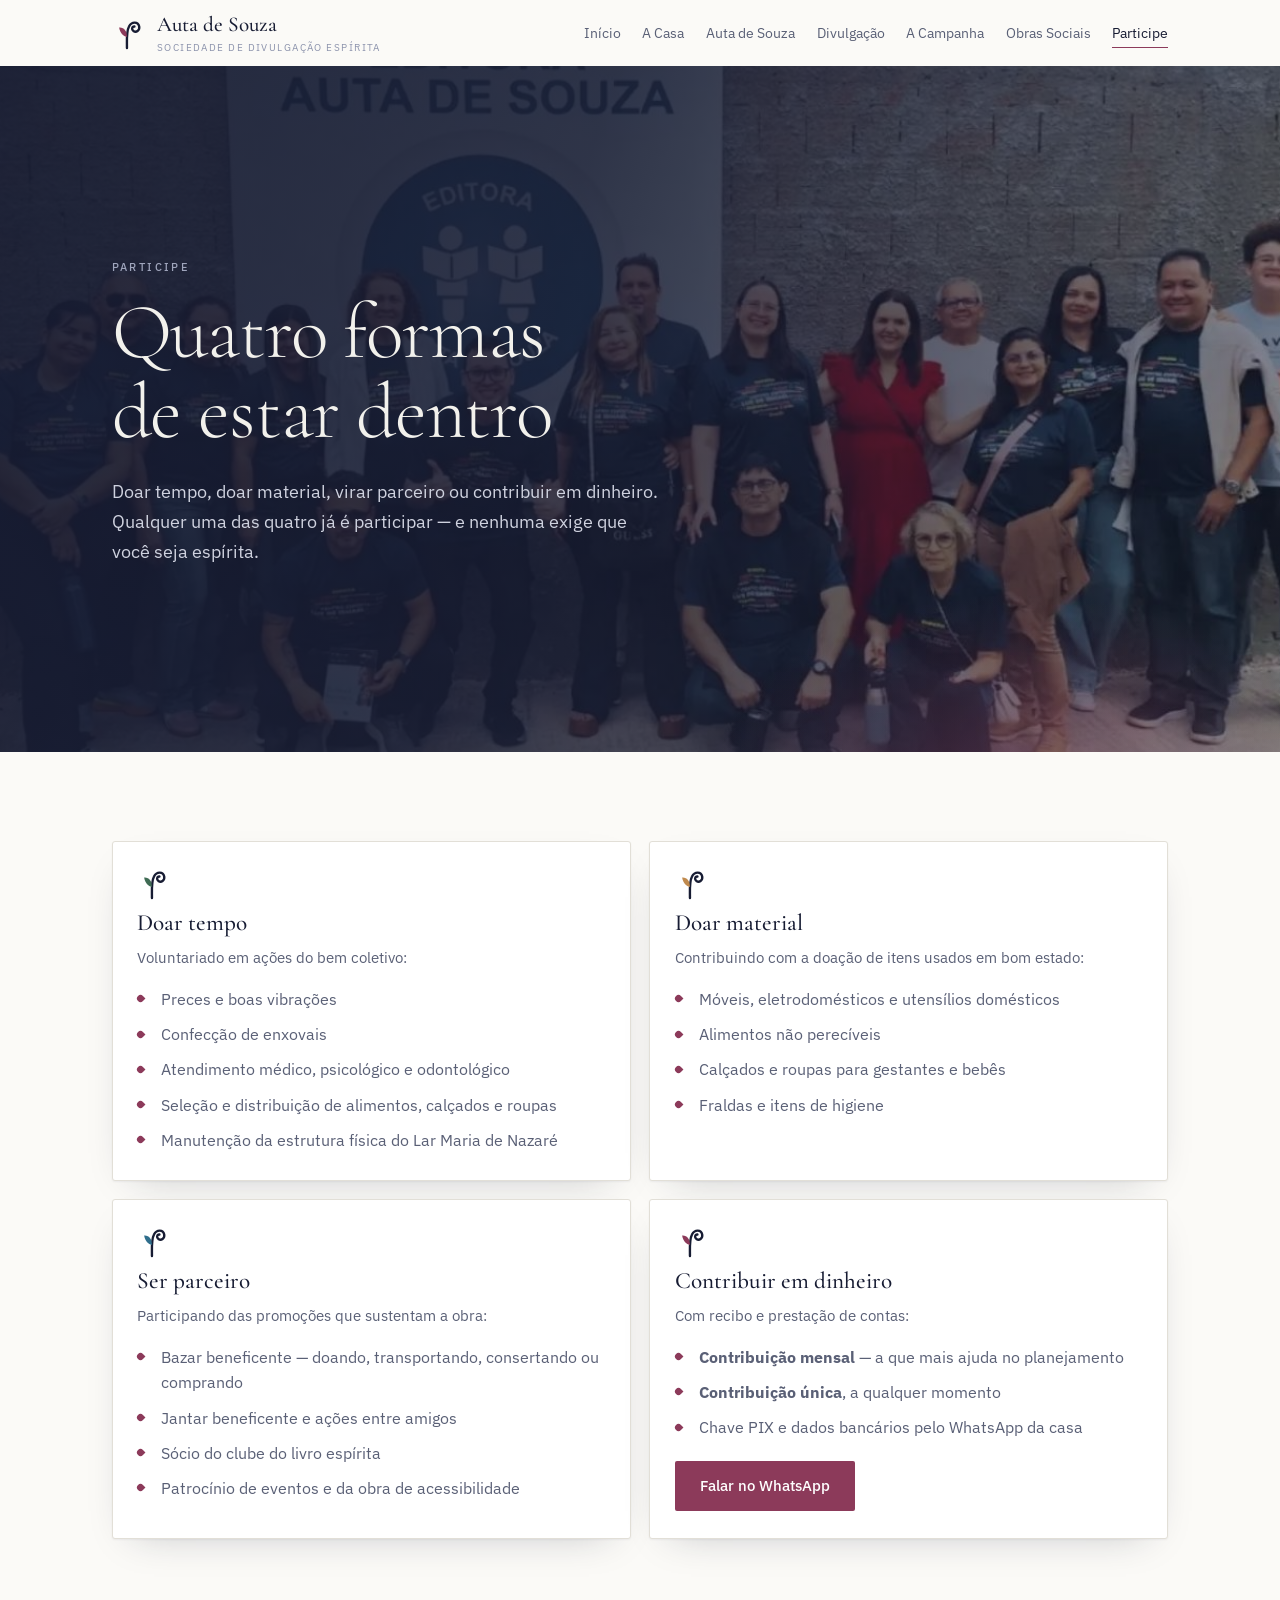
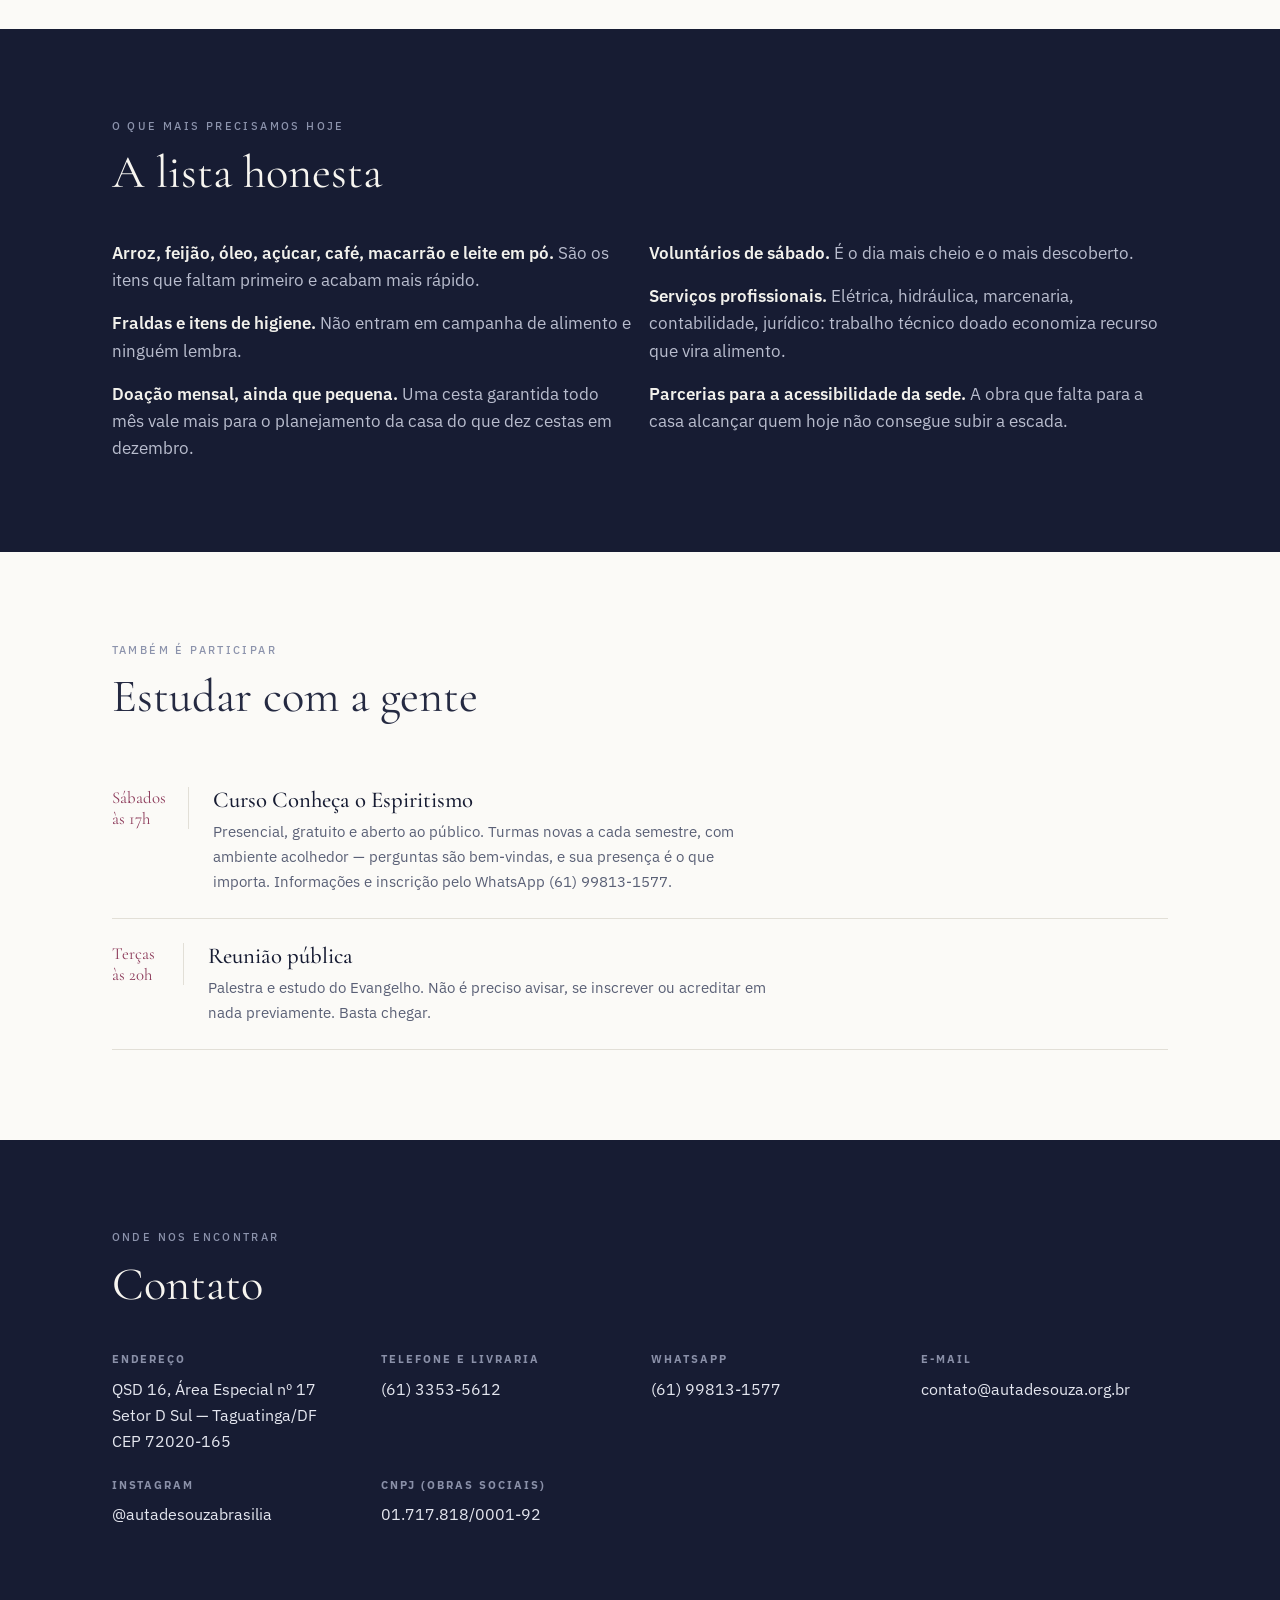
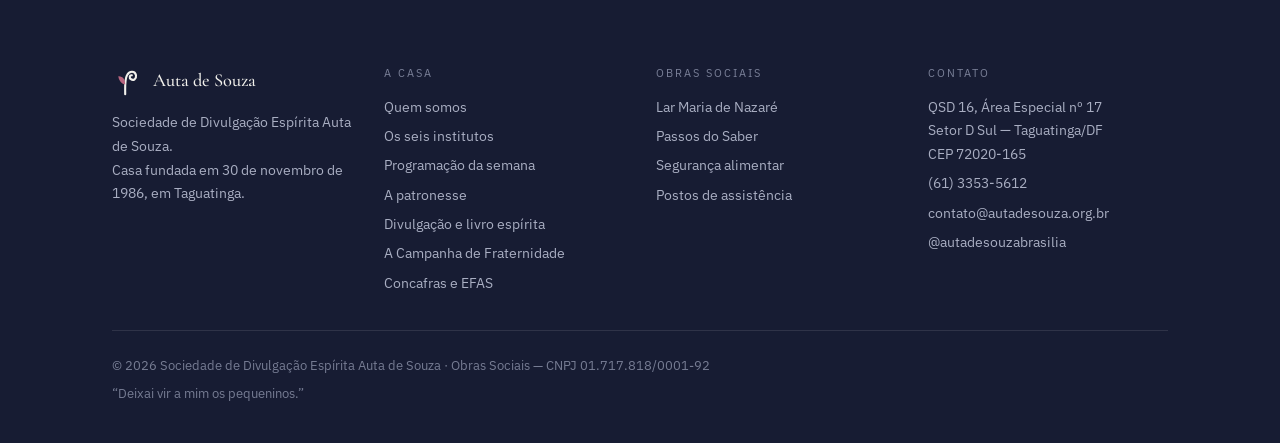
<file: participe.html>
<!doctype html>
<html lang="pt-BR">
<head>
<meta charset="utf-8">
<meta name="viewport" content="width=device-width,initial-scale=1">
<title>Participe — Sociedade de Divulgação Espírita Auta de Souza</title>
<meta name="description" content="Doe tempo, material ou recursos, seja parceiro ou participe do estudo. Endereço, WhatsApp e as necessidades reais da casa em Taguatinga/DF.">
<meta name="theme-color" content="#171C33">
<meta property="og:title" content="Participe — Sociedade de Divulgação Espírita Auta de Souza">
<meta property="og:description" content="Doe tempo, material ou recursos, seja parceiro ou participe do estudo. Endereço, WhatsApp e as necessidades reais da casa em Taguatinga/DF.">
<meta property="og:type" content="website">
<link rel="icon" href="assets/img/marca_sociedade_dalia.svg" type="image/svg+xml">
<link rel="preconnect" href="https://fonts.googleapis.com">
<link rel="preconnect" href="https://fonts.gstatic.com" crossorigin>
<link rel="stylesheet" href="https://fonts.googleapis.com/css2?family=Cormorant+Garamond:ital,wght@0,300;0,400;0,500;0,600;1,300;1,400&family=IBM+Plex+Sans:ital,wght@0,300;0,400;0,500;0,600&display=swap">
<link rel="stylesheet" href="assets/css/style.css?v=6">
</head>
<body>
<a class="pular" href="#conteudo">Ir para o conteúdo</a>
<header id="hdr">
  <div class="wrap bar">
    <a class="brand" href="index.html">
      <svg class="" viewBox="0 0 100 100" aria-hidden="true"><path d="M44 94 C44 68 42 46 50 31 C58 15 77 16 80 31 C82 43 71 50 63 44 C57 40 58 30 66 31" stroke="#171C33" stroke-width="7" fill="none" stroke-linecap="round" stroke-linejoin="round"/><path d="M44 62 C33 60 23 49 21 34 C36 33 44 45 44 62 Z" fill="#8C3A5A"/></svg>
      <span class="bt"><b>Auta de Souza</b><span>Sociedade de Divulgação Espírita</span></span>
    </a>
    <button class="burger" id="burger" aria-label="Abrir menu" aria-controls="nav" aria-expanded="false"><i></i><i></i><i></i></button>
    <nav id="nav" aria-label="Principal">
      <ul>
        <li><a href="index.html">Início</a></li>
        <li><a href="a-casa.html">A Casa</a></li>
        <li><a href="auta.html">Auta de Souza</a></li>
        <li><a href="divulgacao.html">Divulgação</a></li>
        <li><a href="campanha.html">A Campanha</a></li>
        <li><a href="obras-sociais.html">Obras Sociais</a></li>
        <li><a href="participe.html" aria-current="page">Participe</a></li>
      </ul>
    </nav>
  </div>
</header>
<main id="conteudo">

<section class="hero-foto">
  <div class="bg"><img src="assets/img/equipe-editora.jpg" alt="Voluntários da casa reunidos"></div>
  <div class="wrap" style="padding-block:clamp(3.4rem,8vw,6rem)">
    <span class="eyebrow" style="color:#9FA5BC">Participe</span>
    <h1 style="margin-top:.9rem">Quatro formas de estar dentro</h1>
    <p class="lead">Doar tempo, doar material, virar parceiro ou contribuir em dinheiro. Qualquer uma das
       quatro já é participar — e nenhuma exige que você seja espírita.</p>
  </div>
</section>

<section>
  <div class="wrap">
    <div class="grid g2">
      <article class="card rv" id="voluntario">
        <svg class="" viewBox="0 0 100 100" aria-hidden="true"><path d="M44 94 C44 68 42 46 50 31 C58 15 77 16 80 31 C82 43 71 50 63 44 C57 40 58 30 66 31" stroke="#171C33" stroke-width="7" fill="none" stroke-linecap="round" stroke-linejoin="round"/><path d="M44 62 C33 60 23 49 21 34 C36 33 44 45 44 62 Z" fill="#3F6B54"/></svg>
        <h3>Doar tempo</h3>
        <p>Voluntariado em ações do bem coletivo:</p>
        <ul class="lista" style="margin-top:.4rem">
          <li>Preces e boas vibrações</li>
          <li>Confecção de enxovais</li>
          <li>Atendimento médico, psicológico e odontológico</li>
          <li>Seleção e distribuição de alimentos, calçados e roupas</li>
          <li>Manutenção da estrutura física do Lar Maria de Nazaré</li>
        </ul>
      </article>
      <article class="card rv">
        <svg class="" viewBox="0 0 100 100" aria-hidden="true"><path d="M44 94 C44 68 42 46 50 31 C58 15 77 16 80 31 C82 43 71 50 63 44 C57 40 58 30 66 31" stroke="#171C33" stroke-width="7" fill="none" stroke-linecap="round" stroke-linejoin="round"/><path d="M44 62 C33 60 23 49 21 34 C36 33 44 45 44 62 Z" fill="#C08A4E"/></svg>
        <h3>Doar material</h3>
        <p>Contribuindo com a doação de itens usados em bom estado:</p>
        <ul class="lista" style="margin-top:.4rem">
          <li>Móveis, eletrodomésticos e utensílios domésticos</li>
          <li>Alimentos não perecíveis</li>
          <li>Calçados e roupas para gestantes e bebês</li>
          <li>Fraldas e itens de higiene</li>
        </ul>
      </article>
      <article class="card rv">
        <svg class="" viewBox="0 0 100 100" aria-hidden="true"><path d="M44 94 C44 68 42 46 50 31 C58 15 77 16 80 31 C82 43 71 50 63 44 C57 40 58 30 66 31" stroke="#171C33" stroke-width="7" fill="none" stroke-linecap="round" stroke-linejoin="round"/><path d="M44 62 C33 60 23 49 21 34 C36 33 44 45 44 62 Z" fill="#2F6E8C"/></svg>
        <h3>Ser parceiro</h3>
        <p>Participando das promoções que sustentam a obra:</p>
        <ul class="lista" style="margin-top:.4rem">
          <li>Bazar beneficente — doando, transportando, consertando ou comprando</li>
          <li>Jantar beneficente e ações entre amigos</li>
          <li>Sócio do clube do livro espírita</li>
          <li>Patrocínio de eventos e da obra de acessibilidade</li>
        </ul>
      </article>
      <article class="card rv">
        <svg class="" viewBox="0 0 100 100" aria-hidden="true"><path d="M44 94 C44 68 42 46 50 31 C58 15 77 16 80 31 C82 43 71 50 63 44 C57 40 58 30 66 31" stroke="#171C33" stroke-width="7" fill="none" stroke-linecap="round" stroke-linejoin="round"/><path d="M44 62 C33 60 23 49 21 34 C36 33 44 45 44 62 Z" fill="#8C3A5A"/></svg>
        <h3>Contribuir em dinheiro</h3>
        <p>Com recibo e prestação de contas:</p>
        <ul class="lista" style="margin-top:.4rem">
          <li><strong>Contribuição mensal</strong> — a que mais ajuda no planejamento</li>
          <li><strong>Contribuição única</strong>, a qualquer momento</li>
          <li>Chave PIX e dados bancários pelo WhatsApp da casa</li>
        </ul>
        <p style="margin-top:.7rem"><a href="https://wa.me/5561998131577" class="btn btn-d" rel="noopener">Falar no WhatsApp</a></p>
      </article>
    </div>
  </div>
</section>

<section class="escuro">
  <div class="wrap">
    <div class="sec-head rv"><span class="eyebrow">O que mais precisamos hoje</span><h2 class="serif">A lista honesta</h2></div>
    <div class="grid g2">
      <div class="prosa rv">
        <p><strong>Arroz, feijão, óleo, açúcar, café, macarrão e leite em pó.</strong> São os itens que
           faltam primeiro e acabam mais rápido.</p>
        <p><strong>Fraldas e itens de higiene.</strong> Não entram em campanha de alimento e ninguém lembra.</p>
        <p><strong>Doação mensal, ainda que pequena.</strong> Uma cesta garantida todo mês vale mais para o
           planejamento da casa do que dez cestas em dezembro.</p>
      </div>
      <div class="prosa rv">
        <p><strong>Voluntários de sábado.</strong> É o dia mais cheio e o mais descoberto.</p>
        <p><strong>Serviços profissionais.</strong> Elétrica, hidráulica, marcenaria, contabilidade, jurídico:
           trabalho técnico doado economiza recurso que vira alimento.</p>
        <p><strong>Parcerias para a acessibilidade da sede.</strong> A obra que falta para a casa alcançar
           quem hoje não consegue subir a escada.</p>
      </div>
    </div>
  </div>
</section>

<section>
  <div class="wrap">
    <div class="sec-head rv"><span class="eyebrow">Também é participar</span><h2 class="serif">Estudar com a gente</h2></div>
    <div class="evento rv">
      <div class="quando">Sábados<br>às 17h</div>
      <div>
        <h3>Curso Conheça o Espiritismo</h3>
        <p>Presencial, gratuito e aberto ao público. Turmas novas a cada semestre, com ambiente acolhedor —
           perguntas são bem-vindas, e sua presença é o que importa. Informações e inscrição pelo WhatsApp
           <a href="https://wa.me/5561998131577" rel="noopener">(61) 99813-1577</a>.</p>
      </div>
    </div>
    <div class="evento rv">
      <div class="quando">Terças<br>às 20h</div>
      <div>
        <h3>Reunião pública</h3>
        <p>Palestra e estudo do Evangelho. Não é preciso avisar, se inscrever ou acreditar em nada
           previamente. Basta chegar.</p>
      </div>
    </div>
  </div>
</section>

<section class="escuro">
  <div class="wrap">
    <div class="sec-head rv"><span class="eyebrow">Onde nos encontrar</span><h2 class="serif">Contato</h2></div>
    <div class="contato-grid rv">
      <div class="ct"><b>Endereço</b><p>QSD 16, Área Especial nº 17<br>Setor D Sul — Taguatinga/DF<br>CEP 72020-165</p></div>
      <div class="ct"><b>Telefone e livraria</b><p><a href="tel:+556133535612">(61) 3353-5612</a></p></div>
      <div class="ct"><b>WhatsApp</b><p><a href="https://wa.me/5561998131577" rel="noopener">(61) 99813-1577</a></p></div>
      <div class="ct"><b>E-mail</b><p><a href="mailto:contato@autadesouza.org.br">contato@autadesouza.org.br</a></p></div>
      <div class="ct"><b>Instagram</b><p><a href="https://www.instagram.com/autadesouzabrasilia/" rel="noopener">@autadesouzabrasilia</a></p></div>
      <div class="ct"><b>CNPJ (Obras Sociais)</b><p>01.717.818/0001-92</p></div>
    </div>
  </div>
</section>
</main>
<footer>
  <div class="wrap">
    <div class="cols">
      <div>
        <div class="fbrand"><svg class="" viewBox="0 0 100 100" aria-hidden="true"><path d="M44 94 C44 68 42 46 50 31 C58 15 77 16 80 31 C82 43 71 50 63 44 C57 40 58 30 66 31" stroke="#F2F1EC" stroke-width="7" fill="none" stroke-linecap="round" stroke-linejoin="round"/><path d="M44 62 C33 60 23 49 21 34 C36 33 44 45 44 62 Z" fill="#B8657F"/></svg><b>Auta de Souza</b></div>
        <p>Sociedade de Divulgação Espírita Auta de Souza.<br>Casa fundada em 30 de novembro de 1986, em Taguatinga.</p>
      </div>
      <div>
        <h4>A Casa</h4>
        <ul>
          <li><a href="a-casa.html">Quem somos</a></li>
          <li><a href="a-casa.html#institutos">Os seis institutos</a></li>
          <li><a href="a-casa.html#semana">Programação da semana</a></li>
          <li><a href="auta.html">A patronesse</a></li>
          <li><a href="divulgacao.html">Divulgação e livro espírita</a></li>
          <li><a href="campanha.html">A Campanha de Fraternidade</a></li>
          <li><a href="concafras.html">Concafras e EFAS</a></li>
        </ul>
      </div>
      <div>
        <h4>Obras Sociais</h4>
        <ul>
          <li><a href="obras-sociais.html#lar">Lar Maria de Nazaré</a></li>
          <li><a href="obras-sociais.html#passos">Passos do Saber</a></li>
          <li><a href="obras-sociais.html#alimentar">Segurança alimentar</a></li>
          <li><a href="obras-sociais.html#assistencia">Postos de assistência</a></li>
        </ul>
      </div>
      <div>
        <h4>Contato</h4>
        <ul>
          <li>QSD 16, Área Especial nº 17<br>Setor D Sul — Taguatinga/DF<br>CEP 72020-165</li>
          <li><a href="tel:+556133535612">(61) 3353-5612</a></li>
          <li><a href="mailto:contato@autadesouza.org.br">contato@autadesouza.org.br</a></li>
          <li><a href="https://www.instagram.com/autadesouzabrasilia/" rel="noopener">@autadesouzabrasilia</a></li>
        </ul>
      </div>
    </div>
    <div class="fim">
      <p>© 2026 Sociedade de Divulgação Espírita Auta de Souza · Obras Sociais — CNPJ 01.717.818/0001-92</p>
      <p style="margin-top:.4rem">“Deixai vir a mim os pequeninos.”</p>
    </div>
  </div>
</footer>
<script src="assets/js/main.js?v=6"></script>
</body>
</html>
</file>
<file: assets/css/style.css>
/* Sociedade de Divulgação Espírita Auta de Souza — sistema visual */
:root{
  --noite:#171C33; --noite-2:#2E3554; --dalia:#8C3A5A; --dalia-cl:#B8657F;
  --horto:#3F6B54; --luz:#C08A4E; --cerrado:#2F6E8C;
  --papel:#FBFAF7; --papel-2:#F3F0E9; --branco:#fff;
  --texto:#252A42; --texto-2:#5A6076; --mist:#8C93AC; --linha:#E2DFD7;
  --serif:"Cormorant Garamond",Georgia,"Times New Roman",serif;
  --sans:"IBM Plex Sans",-apple-system,BlinkMacSystemFont,"Segoe UI",Roboto,sans-serif;
  --wrap:1140px; --sombra:0 1px 2px rgba(23,28,51,.05),0 14px 40px -22px rgba(23,28,51,.28);
}
*{box-sizing:border-box}
.pular{position:absolute;left:-999px;top:0;z-index:100;background:var(--noite);color:#fff;padding:.7rem 1.1rem}
.pular:focus{left:0}
html{scroll-behavior:smooth}
body{margin:0;background:var(--papel);color:var(--texto);font-family:var(--sans);
  font-size:16.5px;line-height:1.65;-webkit-font-smoothing:antialiased}
img{max-width:100%;display:block}
a{color:inherit;text-decoration:none}
h1,h2,h3,h4{margin:0;font-weight:400;text-wrap:balance}
p{margin:0}
.wrap{max-width:var(--wrap);margin-inline:auto;padding-inline:clamp(1.15rem,4vw,2.6rem)}
section{padding-block:clamp(3.6rem,7vw,6.2rem)}
.serif{font-family:var(--serif)}
.eyebrow{font-size:.68rem;letter-spacing:.22em;text-transform:uppercase;color:var(--mist);font-weight:500}
.rule{height:1px;background:var(--linha);border:0;margin:0}

/* cabeçalho */
header{position:sticky;top:0;z-index:60;background:rgba(251,250,247,.92);
  backdrop-filter:saturate(1.4) blur(10px);border-bottom:1px solid transparent;transition:border-color .3s}
header.solid{border-bottom-color:var(--linha)}
.bar{display:flex;align-items:center;gap:1.2rem;padding-block:.75rem}
.brand{display:flex;align-items:center;gap:.7rem}
.brand svg{width:34px;height:34px;flex:none}
.brand b{font-family:var(--serif);font-size:1.32rem;font-weight:500;line-height:1;color:var(--noite)}
.brand .bt{display:block}
.brand .bt span{display:block;font-size:.6rem;letter-spacing:.15em;text-transform:uppercase;color:var(--mist);margin-top:.16rem;line-height:1.2}
@media(max-width:420px){.brand .bt span{display:none}}
nav{margin-left:auto}
nav ul{display:flex;gap:1.35rem;list-style:none;margin:0;padding:0}
nav a{font-size:.9rem;color:var(--texto-2);padding-block:.3rem;border-bottom:1.5px solid transparent}
nav a:hover,nav a:focus-visible{color:var(--noite);border-bottom-color:var(--dalia)}
.burger{display:none;margin-left:auto;background:none;border:0;padding:.4rem;cursor:pointer}
.burger i{display:block;width:22px;height:1.6px;background:var(--noite);margin:4px 0}
@media(max-width:900px){
  nav{position:fixed;inset:56px 0 auto;background:var(--papel);border-bottom:1px solid var(--linha);
    display:none;padding:1rem 1.4rem 1.6rem}
  nav.open{display:block}
  nav ul{flex-direction:column;gap:.2rem}
  nav a{display:block;padding-block:.6rem;border-bottom:1px solid var(--linha)}
  .burger{display:block}
}

/* hero */
.hero{background:var(--noite);color:#F2F1EC;position:relative;overflow:hidden}
.hero::after{content:"";position:absolute;inset:auto -10% -40% 40%;height:70%;
  background:radial-gradient(closest-side,rgba(140,58,90,.32),transparent 70%);pointer-events:none}
.hero .wrap{position:relative;z-index:2;padding-block:clamp(4rem,11vw,8rem)}
.hero .mark{width:74px;height:74px;margin-bottom:2rem}
.hero h1{font-family:var(--serif);font-size:clamp(2.5rem,7vw,5rem);line-height:1.02;
  font-weight:300;letter-spacing:-.015em;max-width:16ch}
.hero h1 em{font-style:italic;color:var(--dalia-cl)}
.hero p{margin-top:1.4rem;max-width:52ch;color:#C3C6D6;font-size:1.06rem}
.hero .acts{display:flex;flex-wrap:wrap;gap:.75rem;margin-top:2.2rem}
.btn{display:inline-block;padding:.72rem 1.5rem;border-radius:2px;font-size:.92rem;font-weight:500;
  border:1px solid transparent;transition:transform .18s ease,background .2s}
.btn:hover{transform:translateY(-1px)}
.btn-d{background:var(--dalia);color:#fff}
.btn-d:hover{background:#7B3150}
.btn-g{border-color:rgba(255,255,255,.36);color:#F2F1EC}
.btn-g:hover{background:rgba(255,255,255,.09)}
.btn-n{background:var(--noite);color:#F2F1EC}

/* faixa de números */
.faixa{background:var(--papel-2);border-block:1px solid var(--linha)}
.faixa .wrap{display:grid;gap:1.4rem;grid-template-columns:repeat(auto-fit,minmax(180px,1fr));
  padding-block:2.4rem}
.num b{font-family:var(--serif);font-size:2.6rem;line-height:1;color:var(--noite);display:block}
.num span{font-size:.9rem;color:var(--texto-2);display:block;margin-top:.35rem}

/* cabeçalho de seção */
.sec-head{max-width:62ch;margin-bottom:2.6rem;display:flex;flex-direction:column;gap:.7rem}
.sec-head.center{margin-inline:auto;text-align:center;align-items:center}
.sec-head h2{font-family:var(--serif);font-size:clamp(1.9rem,3.8vw,2.9rem);line-height:1.1}
.sec-head p{color:var(--texto-2)}

/* prosa */
.prosa{max-width:64ch;display:flex;flex-direction:column;gap:1rem;color:var(--texto-2)}
.prosa strong{color:var(--texto);font-weight:600}
.verso{font-family:var(--serif);font-style:italic;font-size:clamp(1.35rem,2.8vw,1.9rem);
  line-height:1.35;color:var(--noite);border-left:2px solid var(--dalia);padding-left:1.3rem}

/* grades */
.grid{display:grid;gap:1.1rem}
.g3{grid-template-columns:repeat(auto-fit,minmax(280px,1fr))}
.g2{grid-template-columns:repeat(auto-fit,minmax(min(430px,100%),1fr))}
.card{background:var(--branco);border:1px solid var(--linha);border-radius:3px;padding:1.5rem 1.55rem 1.7rem;
  box-shadow:var(--sombra);display:flex;flex-direction:column;gap:.6rem}
.card svg{width:34px;height:34px}
.card h3{font-family:var(--serif);font-size:1.45rem;line-height:1.15;font-weight:500;color:var(--noite)}
.card p{font-size:.94rem;color:var(--texto-2)}

/* semana */
.semana{display:grid;gap:0;border-top:1px solid var(--linha)}
.dia{display:grid;grid-template-columns:minmax(120px,180px) 1fr;gap:1.4rem;
  padding-block:1.15rem;border-bottom:1px solid var(--linha);align-items:baseline}
@media(max-width:640px){.dia{grid-template-columns:1fr;gap:.25rem}}
.dia b{font-family:var(--serif);font-size:1.3rem;font-weight:500;color:var(--noite)}
.dia p{color:var(--texto-2);font-size:.97rem}

/* obras */
.obra{display:grid;grid-template-columns:auto 1fr;gap:1.3rem;align-items:start;
  padding-block:1.35rem;border-bottom:1px solid var(--linha)}
.obra:first-of-type{border-top:1px solid var(--linha)}
.obra svg{width:44px;height:44px}
.obra h3{font-family:var(--serif);font-size:1.6rem;line-height:1.1;font-weight:500;color:var(--noite)}
.obra .tag{font-size:.66rem;letter-spacing:.16em;text-transform:uppercase;color:var(--mist);font-weight:600}
.obra p{color:var(--texto-2);font-size:.96rem;margin-top:.4rem;max-width:60ch}

/* faixa escura */
.escuro{background:var(--noite);color:#F2F1EC}
.escuro .sec-head h2{color:#F7F5F0}
.escuro .sec-head p,.escuro .prosa{color:#B9BDCE}
.escuro .prosa strong{color:#F2F1EC}
.escuro .verso{color:#F2F1EC;border-left-color:var(--dalia-cl)}

/* contato */
.contato-grid{display:grid;gap:1.4rem;grid-template-columns:repeat(auto-fit,minmax(240px,1fr))}
.ct b{display:block;font-size:.68rem;letter-spacing:.18em;text-transform:uppercase;color:var(--mist);margin-bottom:.4rem}
.ct p,.ct a{font-size:1rem;color:var(--texto)}
.ct a:hover{color:var(--dalia)}

/* rodapé */
footer{background:var(--noite);color:#A9AEC2;padding-block:3rem 2.4rem;font-size:.9rem}
footer .cols{display:grid;gap:2rem;grid-template-columns:repeat(auto-fit,minmax(200px,1fr));margin-bottom:2.2rem}
footer h4{font-size:.68rem;letter-spacing:.18em;text-transform:uppercase;color:#7B8199;margin-bottom:.7rem}
footer ul{list-style:none;margin:0;padding:0;display:flex;flex-direction:column;gap:.35rem}
footer a:hover{color:#F2F1EC}
footer .fim{border-top:1px solid rgba(255,255,255,.1);padding-top:1.5rem;font-size:.82rem;color:#767C93}
.fbrand{display:flex;align-items:center;gap:.7rem;margin-bottom:.9rem}
.fbrand svg{width:30px;height:30px}
.fbrand b{font-family:var(--serif);font-size:1.15rem;color:#F2F1EC;font-weight:500}

.rv{opacity:0;transform:translateY(14px);transition:opacity .7s ease,transform .7s cubic-bezier(.22,.9,.28,1)}
.rv.in{opacity:1;transform:none}
@media(prefers-reduced-motion:reduce){.rv{opacity:1;transform:none;transition:none}html{scroll-behavior:auto}}
:focus-visible{outline:2px solid var(--dalia);outline-offset:3px}

nav a[aria-current="page"]{color:var(--noite);border-bottom-color:var(--dalia)}
.escuro .num b{color:#F7F5F0}

/* topo de página interna */
.pagetop{background:var(--papel-2);border-bottom:1px solid var(--linha);padding-block:clamp(3rem,6vw,4.8rem)}
.pagetop .eyebrow{display:block;margin-bottom:.9rem}
.pagetop h1{font-family:var(--serif);font-size:clamp(2.2rem,5.4vw,3.7rem);line-height:1.05;font-weight:300;
  letter-spacing:-.012em;max-width:20ch;color:var(--noite)}
.pagetop p{margin-top:1.15rem;max-width:60ch;color:var(--texto-2);font-size:1.03rem}
.pagetop p strong{color:var(--texto);font-weight:600}
.pagetop.escuro-top{background:var(--noite);border-bottom:0}
.pagetop.escuro-top h1{color:#F7F5F0}
.pagetop.escuro-top p{color:#B9BDCE}

/* cartão em faixa escura */
.card.esc{background:rgba(255,255,255,.045);border-color:rgba(255,255,255,.13);box-shadow:none}
.card.esc h3{color:#F7F5F0}
.card.esc p{color:#B0B5C8}
.card.esc p strong{color:#F2F1EC}
.escuro .card svg path[stroke]{stroke:#F2F1EC}

.hero .mark{width:92px;height:92px}
.escuro .prosa a.btn-n{background:#F2F1EC;color:var(--noite)}

/* ============ v2: fotografia e vida ============ */
img{max-width:100%;display:block}
.foto{position:relative;overflow:hidden;background:var(--noite-2)}
.foto img{width:100%;height:100%;object-fit:cover;display:block}
.foto figcaption{position:absolute;left:0;right:0;bottom:0;padding:3rem 1.2rem 1rem;
  background:linear-gradient(transparent,rgba(23,28,51,.55) 45%,rgba(23,28,51,.9));color:#D9DBE6;font-size:.79rem;line-height:1.45}
.foto figcaption b{display:block;font-family:var(--serif);font-size:1.05rem;font-weight:500;color:#fff;margin-bottom:.15rem}

/* hero com foto */
.hero-foto{position:relative;background:var(--noite);color:#F2F1EC;overflow:hidden;isolation:isolate}
.hero-foto .bg{position:absolute;inset:0;z-index:-2}
.hero-foto .bg img{width:100%;height:100%;object-fit:cover;filter:saturate(.85)}
.hero-foto::before{content:"";position:absolute;inset:0;z-index:-1;
  background:linear-gradient(105deg,rgba(23,28,51,.94) 0%,rgba(23,28,51,.86) 42%,rgba(23,28,51,.42) 100%)}
.hero-foto::after{content:"";position:absolute;inset:auto -15% -45% 45%;height:80%;z-index:-1;
  background:radial-gradient(closest-side,rgba(140,58,90,.38),transparent 70%);pointer-events:none}
.hero-foto .wrap{position:relative;padding-block:clamp(4.5rem,12vw,9rem)}
.hero-foto .mark{width:80px;height:80px;margin-bottom:1.8rem}
.hero-foto h1{font-family:var(--serif);font-size:clamp(2.5rem,6.6vw,4.9rem);line-height:1.02;
  font-weight:300;letter-spacing:-.015em;max-width:17ch}
.hero-foto h1 em{font-style:italic;color:var(--dalia-cl)}
.hero-foto .lead{margin-top:1.5rem;max-width:50ch;color:#CFD2DF;font-size:clamp(1rem,1.4vw,1.12rem)}
.credito{position:absolute;right:.9rem;bottom:.7rem;font-size:.66rem;letter-spacing:.08em;
  color:rgba(255,255,255,.42);text-transform:uppercase}

/* faixa de fotos */
.tira{display:grid;gap:3px;grid-template-columns:repeat(3,1fr)}
.tira .foto{aspect-ratio:5/4}
@media(max-width:900px){.tira{grid-template-columns:1fr 1fr}}
@media(max-width:600px){.tira{grid-template-columns:1fr}.tira .foto{aspect-ratio:16/10}}

/* bloco meio-a-meio */
.duo{display:grid;gap:clamp(1.6rem,4vw,3.4rem);grid-template-columns:1.05fr 1fr;align-items:center}
.duo.inv{grid-template-columns:1fr 1.05fr}
@media(max-width:860px){.duo,.duo.inv{grid-template-columns:1fr}}
.duo .foto{aspect-ratio:5/4;border-radius:2px}

/* agenda / eventos */
.evento{display:grid;grid-template-columns:auto 1fr;gap:1.5rem;padding-block:1.5rem;
  border-bottom:1px solid var(--linha);align-items:start}
.evento:first-of-type{border-top:1px solid var(--linha)}
.quando{font-family:var(--serif);font-size:1.05rem;color:var(--dalia);min-width:9ch;
  border-right:1px solid var(--linha);padding-right:1.4rem;line-height:1.25}
.evento h3{font-family:var(--serif);font-size:1.42rem;font-weight:500;line-height:1.15;color:var(--noite)}
.evento p{color:var(--texto-2);font-size:.95rem;margin-top:.35rem;max-width:62ch}
.escuro .evento{border-color:rgba(255,255,255,.13)}
.escuro .evento:first-of-type{border-top-color:rgba(255,255,255,.13)}
.escuro .evento h3{color:#F7F5F0}
.escuro .evento p{color:#B0B5C8}
.escuro .quando{color:var(--dalia-cl);border-right-color:rgba(255,255,255,.16)}
@media(max-width:640px){.evento{grid-template-columns:1fr;gap:.4rem}.quando{border:0;padding:0}}

/* destaque de citação larga */
.citacao{padding-block:clamp(3rem,6vw,5rem);text-align:center}
.citacao blockquote{font-family:var(--serif);font-style:italic;font-weight:300;
  font-size:clamp(1.5rem,3.4vw,2.5rem);line-height:1.3;max-width:22ch;margin:0 auto;color:var(--noite)}
.citacao cite{display:block;margin-top:1.3rem;font-style:normal;font-size:.72rem;
  letter-spacing:.2em;text-transform:uppercase;color:var(--mist)}
.escuro .citacao blockquote{color:#F7F5F0}

/* lista com marcador de dália */
.lista{list-style:none;margin:0;padding:0;display:flex;flex-direction:column;gap:.6rem}
.lista li{position:relative;padding-left:1.5rem;color:var(--texto-2);font-size:.97rem}
.lista li::before{content:"";position:absolute;left:0;top:.55em;width:7px;height:7px;
  border-radius:50% 0 50% 50%;background:var(--dalia);transform:rotate(45deg)}
.escuro .lista li{color:#B9BDCE}

/* pílula */
.pill{display:inline-block;font-size:.68rem;letter-spacing:.14em;text-transform:uppercase;
  font-weight:600;color:var(--dalia);border:1px solid rgba(140,58,90,.35);
  border-radius:100px;padding:.28rem .75rem}
.escuro .pill{color:var(--dalia-cl);border-color:rgba(184,101,127,.45)}

/* cartão de contato rápido */
.cta-box{background:var(--papel-2);border:1px solid var(--linha);border-radius:3px;
  padding:clamp(1.5rem,3vw,2.4rem);display:flex;flex-wrap:wrap;gap:1.2rem;align-items:center;justify-content:space-between}
.cta-box h3{font-family:var(--serif);font-size:1.6rem;font-weight:500;color:var(--noite);line-height:1.15}
.cta-box p{color:var(--texto-2);font-size:.95rem;margin-top:.3rem;max-width:52ch}

.escuro .ct p,.escuro .ct a{color:#E4E6EF}
.escuro .ct a:hover{color:var(--dalia-cl)}
.escuro .ct b{color:#8A90A8}
.escuro .lista li strong{color:#F2F1EC}
.duo .faixa .wrap{padding-inline:1.6rem}
.duo .faixa{border-block:0}

.duo>*{min-width:0}
.placar{display:grid;grid-template-columns:1fr 1fr;gap:1px;background:var(--linha);
  border:1px solid var(--linha);border-radius:3px;overflow:hidden}
.placar .num{background:var(--papel-2);padding:1.5rem 1.3rem}
.placar .num b{font-size:2.2rem}
.placar .num span{font-size:.85rem}
@media(max-width:420px){.placar{grid-template-columns:1fr}}

/* retrato emoldurado */
.retrato{background:var(--papel-2);border:1px solid var(--linha);border-radius:2px;
  aspect-ratio:4/5;overflow:hidden;position:relative}
.retrato img{width:100%;height:100%;object-fit:cover;object-position:center}
.retrato.wide{aspect-ratio:3/2}
.escuro .retrato{background:rgba(255,255,255,.05);border-color:rgba(255,255,255,.14)}
.legenda{margin-top:.7rem;font-size:.79rem;color:var(--mist);line-height:1.5}
.escuro .legenda{color:#8A90A8}

/* homenagem */
.homenagem{display:grid;grid-template-columns:minmax(180px,260px) 1fr;gap:clamp(1.4rem,3vw,2.6rem);
  align-items:start;padding-block:clamp(2rem,4vw,3rem);border-top:1px solid var(--linha)}
.escuro .homenagem{border-top-color:rgba(255,255,255,.14)}
@media(max-width:700px){.homenagem{grid-template-columns:1fr}.homenagem .retrato{max-width:260px}}
.homenagem h3{font-family:var(--serif);font-size:clamp(1.6rem,3vw,2.1rem);font-weight:500;
  line-height:1.12;color:var(--noite)}
.escuro .homenagem h3{color:#F7F5F0}
.homenagem .papel{font-size:.7rem;letter-spacing:.16em;text-transform:uppercase;
  color:var(--dalia);font-weight:600;margin-bottom:.5rem;display:block}
.escuro .homenagem .papel{color:var(--dalia-cl)}

/* linha do tempo */
.tempo{display:grid;gap:0;border-left:1.5px solid var(--linha);margin-left:.4rem}
.escuro .tempo{border-left-color:rgba(255,255,255,.18)}
.tempo li{list-style:none;position:relative;padding:0 0 1.5rem 1.6rem}
.tempo li::before{content:"";position:absolute;left:-5px;top:.45em;width:9px;height:9px;
  border-radius:50% 0 50% 50%;background:var(--dalia);transform:rotate(45deg)}
.tempo b{font-family:var(--serif);font-size:1.15rem;color:var(--noite);display:block;font-weight:500}
.escuro .tempo b{color:#F7F5F0}
.tempo span{color:var(--texto-2);font-size:.95rem;display:block;margin-top:.2rem;max-width:62ch}
.escuro .tempo span{color:#B0B5C8}
.tempo em{font-style:normal;font-size:.7rem;letter-spacing:.14em;text-transform:uppercase;color:var(--mist)}

.verso small{display:block;font-family:var(--sans);font-style:normal;font-size:.7rem;letter-spacing:.16em;text-transform:uppercase;color:var(--mist);margin-top:1rem}
.escuro .verso small{color:#7E85A0}
.homenagem .retrato svg{width:64px;height:64px;opacity:.5}

.hero-foto .declama{font-family:var(--serif);font-style:italic;font-weight:300;
  font-size:clamp(1.35rem,2.6vw,2.05rem);line-height:1.25;color:var(--dalia-cl);
  margin-top:.9rem;max-width:24ch;letter-spacing:.005em}
.hero-foto .declama+.lead{margin-top:1.6rem}

.hero-foto .declama em{font-style:italic}
.hero-foto .declama+.lead{margin-top:1.3rem}
</file>
